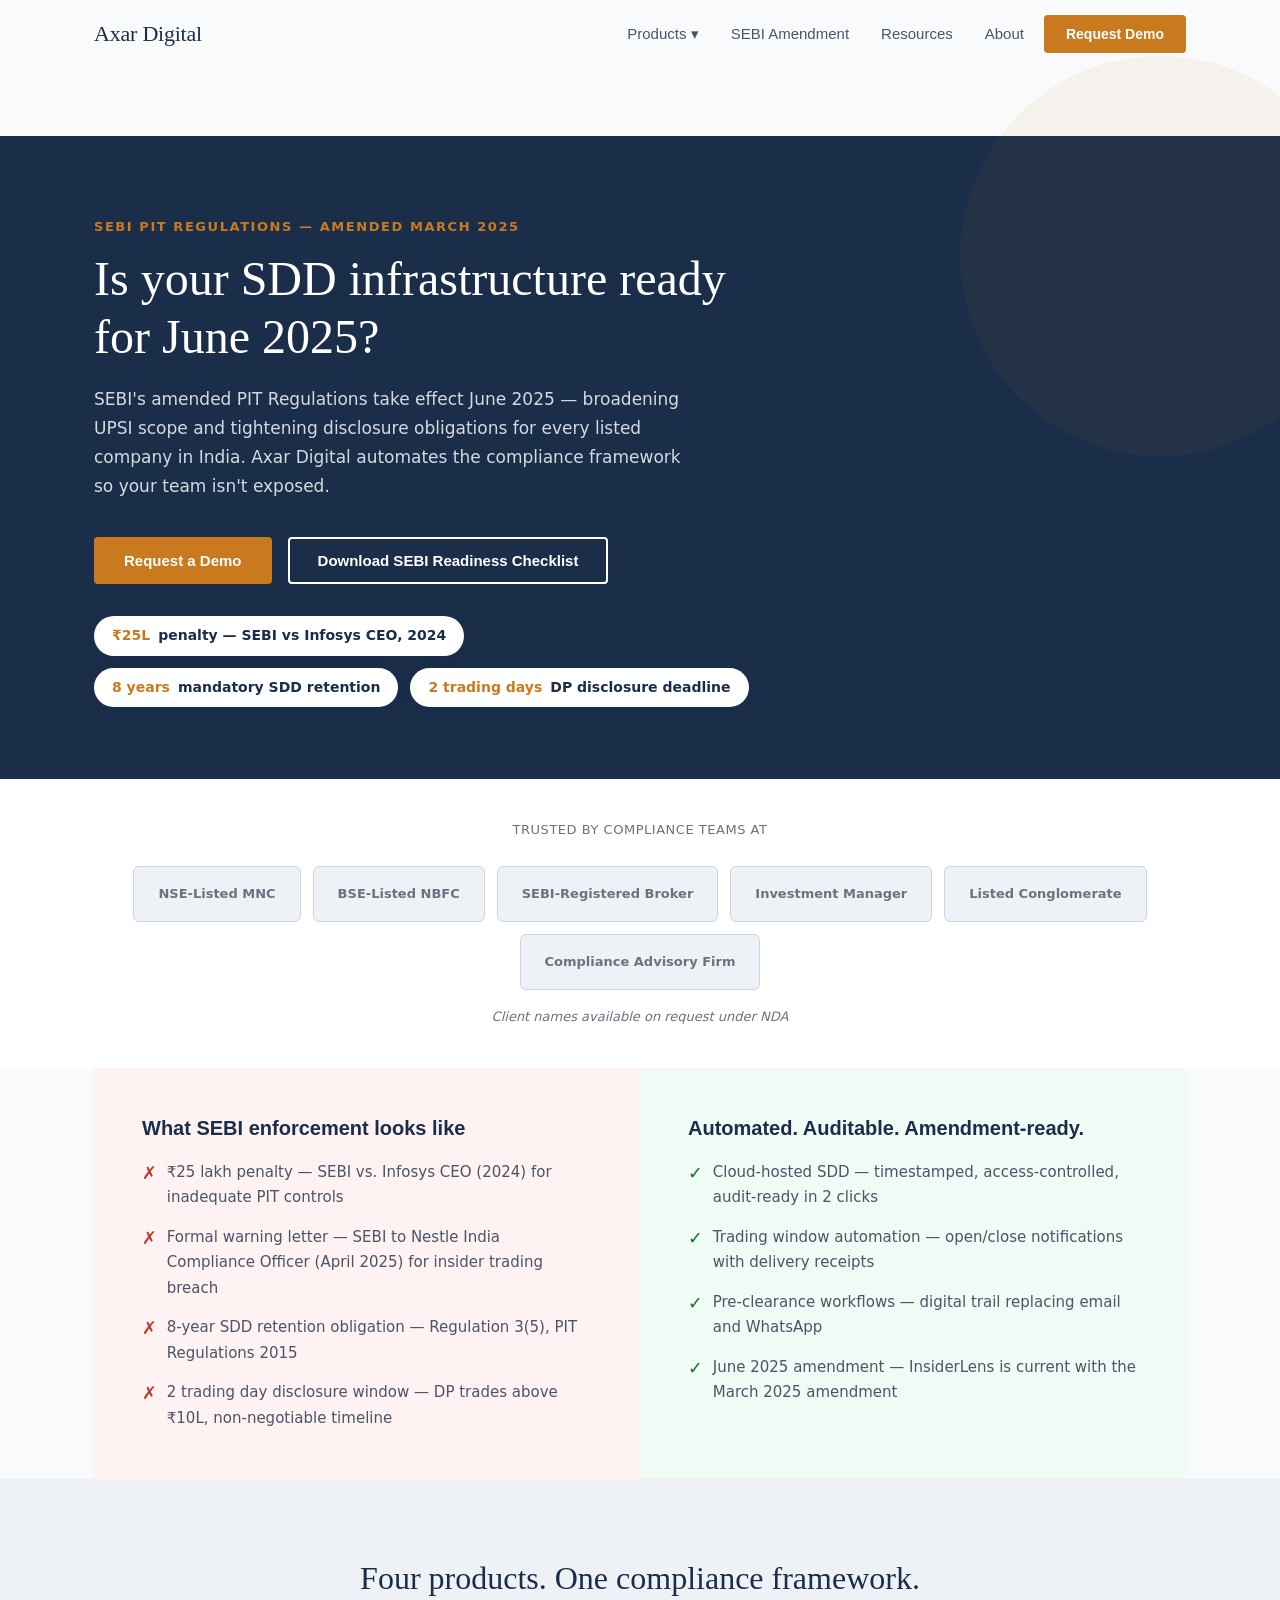
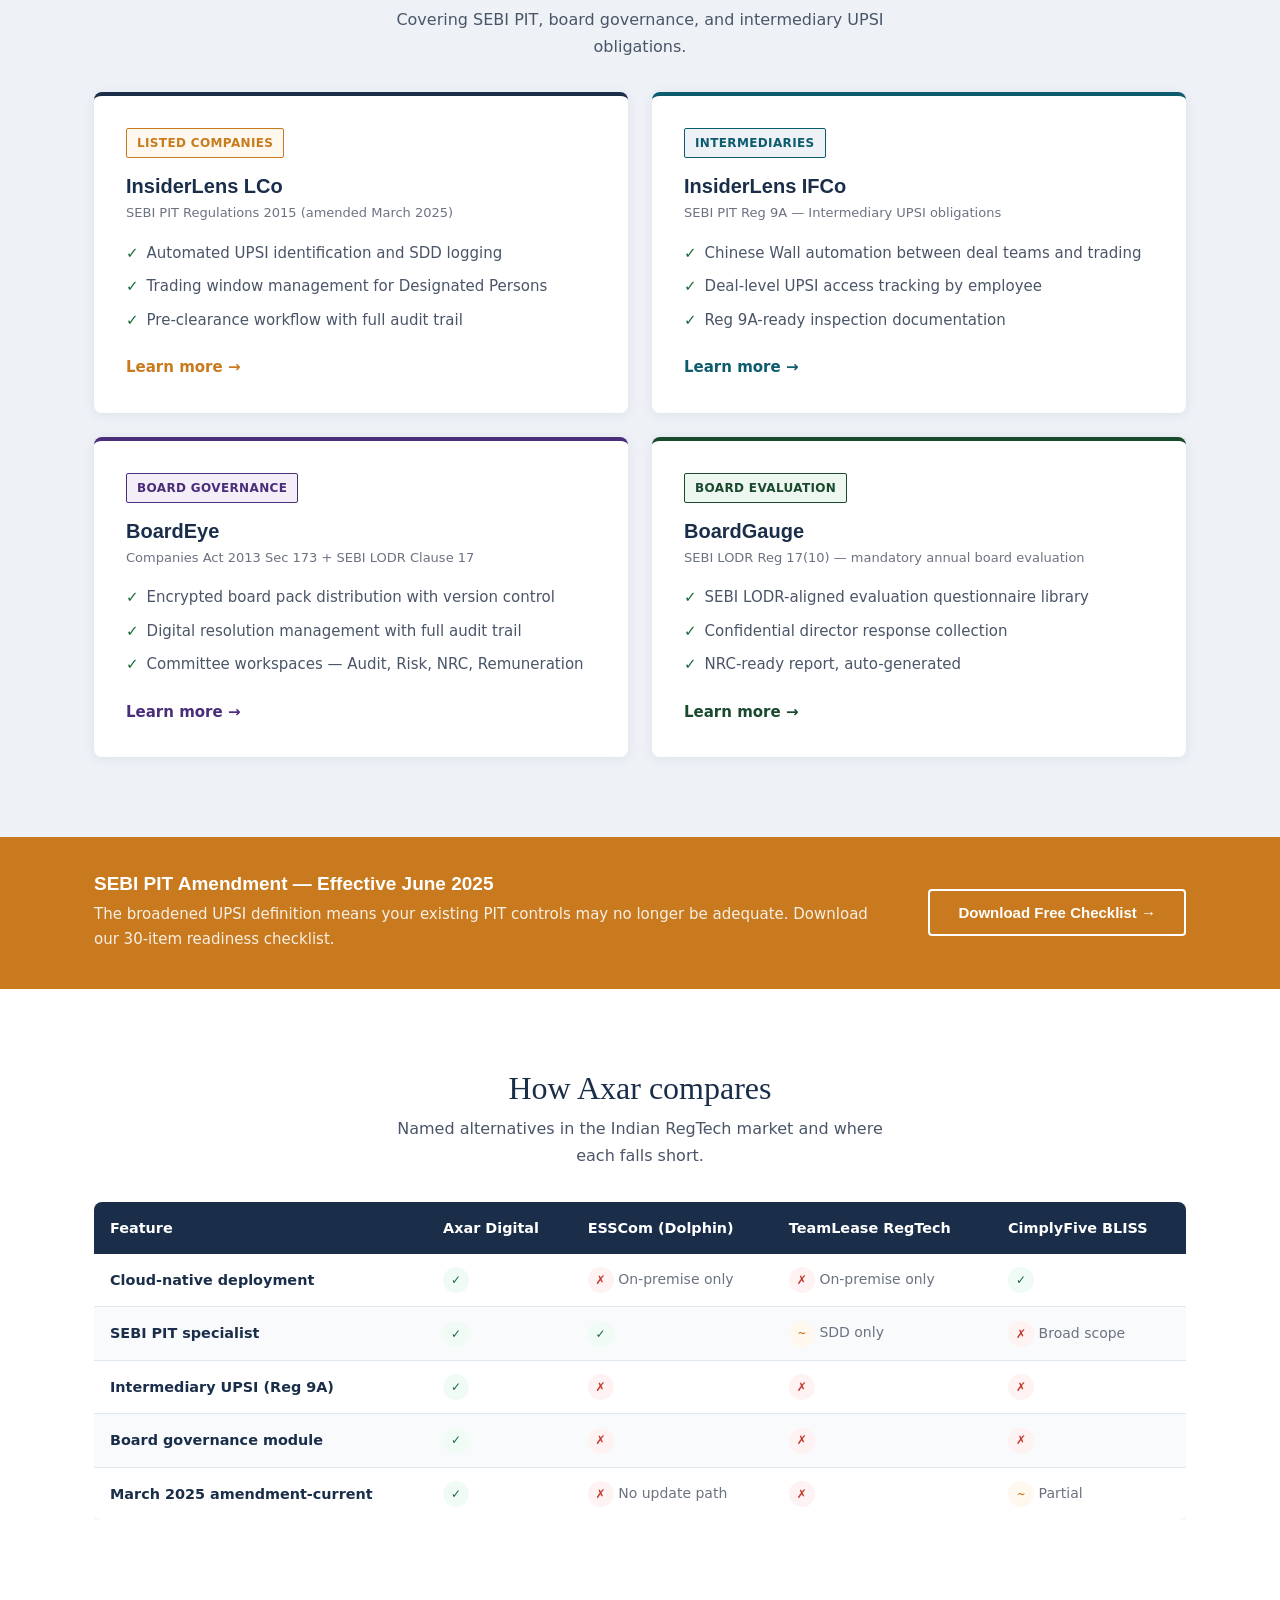
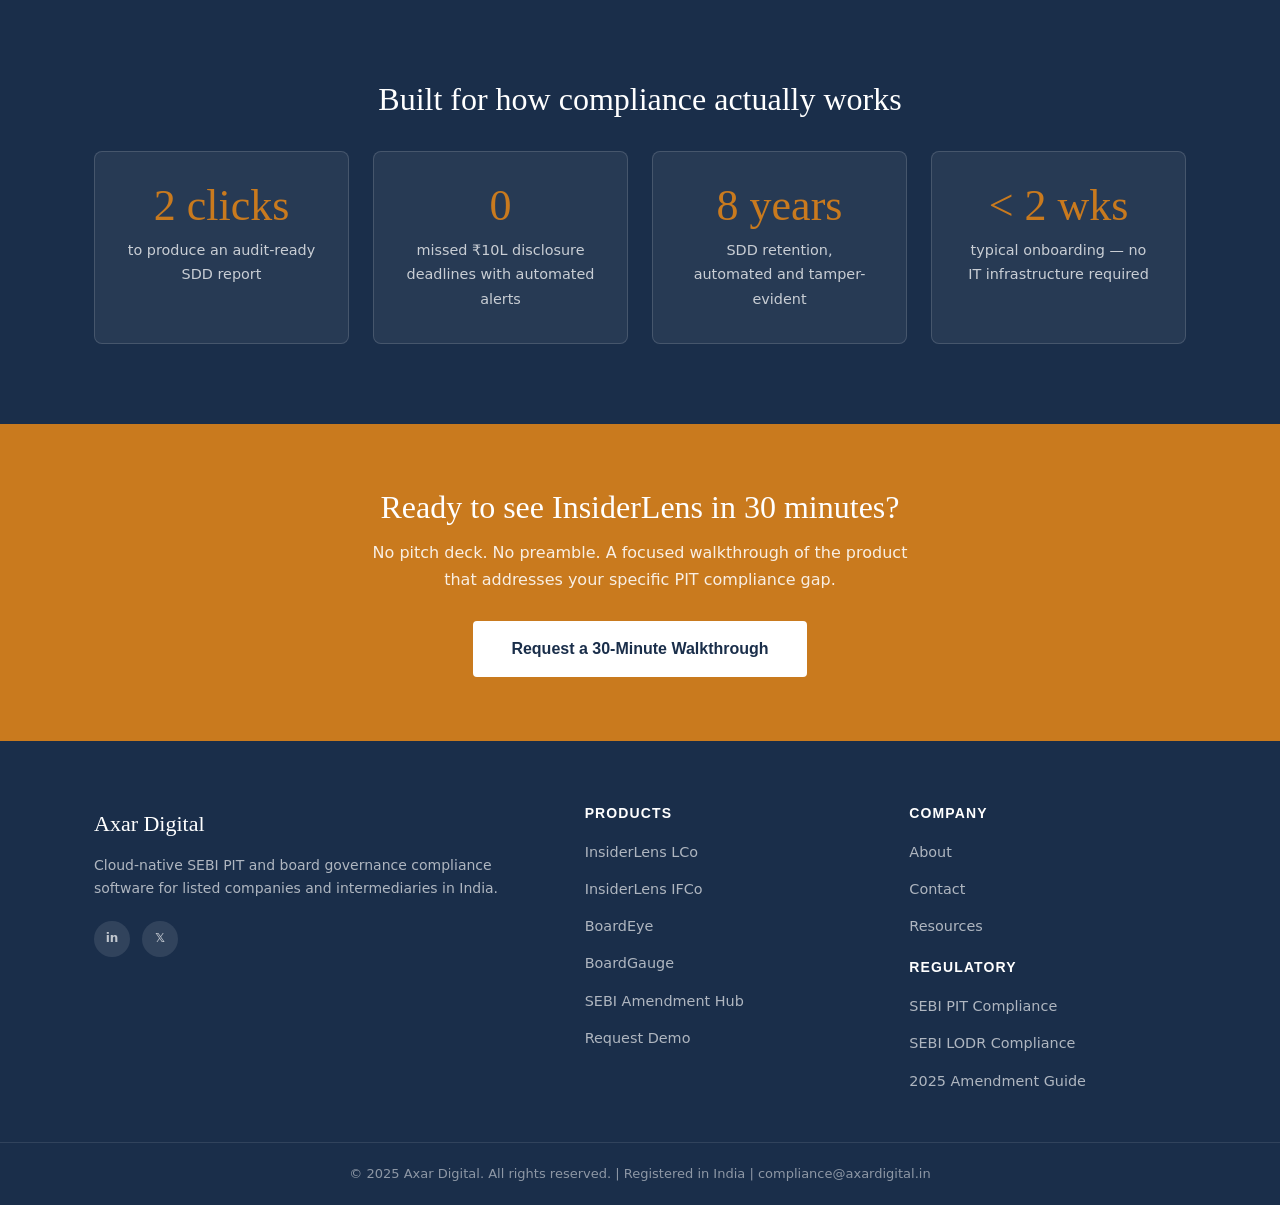
<file: index.html>
<!DOCTYPE html>
<html lang="en">
<head>
  <meta charset="UTF-8" />
  <meta name="viewport" content="width=device-width, initial-scale=1.0" />
  <title>Axar Digital — SEBI PIT Compliance Software for Listed Companies</title>
  <meta name="description" content="Cloud-native SEBI PIT compliance software. InsiderLens automates UPSI tracking, SDD records, and DP monitoring. Amendment-ready for June 2025." />
  <link rel="stylesheet" href="css/style.css" />
  <link rel="icon" type="image/x-icon" href="favicon.ico" />
  </head>
<body>

<!-- ── NAVIGATION ─────────────────────────────────────────── -->
<nav id="nav">
  <div class="container nav-inner">
    <a href="index.html" class="nav-logo">Axar Digital</a>
    <button class="hamburger" id="hamburger" aria-label="Toggle menu" aria-expanded="false">
      <span></span><span></span><span></span>
    </button>
    <div class="nav-links" id="nav-links">
      <div class="nav-item dropdown">
        <button class="nav-link dropdown-trigger" aria-expanded="false" aria-haspopup="true">Products ▾</button>
        <div class="dropdown-menu">
          <a href="products/insiderlens-lco.html" class="dropdown-item">InsiderLens LCo</a>
          <a href="products/insiderlens-ifco.html" class="dropdown-item">InsiderLens IFCo</a>
          <a href="products/boardeye.html" class="dropdown-item">BoardEye</a>
          <a href="products/boardgauge.html" class="dropdown-item">BoardGauge</a>
        </div>
      </div>
      <a href="sebi-pit-amendment-2025.html" class="nav-link">SEBI Amendment</a>
      <a href="#resources" class="nav-link">Resources</a>
      <a href="#about" class="nav-link">About</a>
      <a href="demo.html" class="btn btn-primary btn-sm">Request Demo</a>
    </div>
  </div>
</nav>
<div class="nav-spacer"></div>

<!-- ── HERO ───────────────────────────────────────────────── -->
<section class="hero">
  <div class="container">
    <div class="hero-inner">
      <span class="label">SEBI PIT Regulations — Amended March 2025</span>
      <h1>Is your SDD infrastructure ready for June 2025?</h1>
      <p>SEBI's amended PIT Regulations take effect June 2025 — broadening UPSI scope and tightening disclosure obligations for every listed company in India. Axar Digital automates the compliance framework so your team isn't exposed.</p>
      <div class="hero-btns">
        <a href="demo.html" class="btn btn-primary">Request a Demo</a>
        <a href="sebi-pit-amendment-2025.html" class="btn btn-outline-white">Download SEBI Readiness Checklist</a>
      </div>
      <div class="hero-stats">
        <div class="stat-pill"><span>₹25L</span> penalty — SEBI vs Infosys CEO, 2024</div>
        <div class="stat-pill"><span>8 years</span> mandatory SDD retention</div>
        <div class="stat-pill"><span>2 trading days</span> DP disclosure deadline</div>
      </div>
    </div>
  </div>
</section>

<!-- ── TRUST RAIL ─────────────────────────────────────────── -->
<section class="trust-rail">
  <div class="container">
    <p class="trust-label">Trusted by compliance teams at</p>
    <div class="trust-logos">
      <div class="logo-placeholder">NSE-Listed MNC</div>
      <div class="logo-placeholder">BSE-Listed NBFC</div>
      <div class="logo-placeholder">SEBI-Registered Broker</div>
      <div class="logo-placeholder">Investment Manager</div>
      <div class="logo-placeholder">Listed Conglomerate</div>
      <div class="logo-placeholder">Compliance Advisory Firm</div>
    </div>
    <p class="trust-note">Client names available on request under NDA</p>
  </div>
</section>

<!-- ── PROBLEM STATEMENT ──────────────────────────────────── -->
<section style="padding:0;">
  <div class="container" style="padding-top:0;padding-bottom:0;">
    <div class="grid-2" style="gap:0;">
      <div class="problem-col problem-col--bad">
        <h3>What SEBI enforcement looks like</h3>
        <div class="problem-item">
          <span class="problem-bullet-bad">✗</span>
          <span>₹25 lakh penalty — SEBI vs. Infosys CEO (2024) for inadequate PIT controls</span>
        </div>
        <div class="problem-item">
          <span class="problem-bullet-bad">✗</span>
          <span>Formal warning letter — SEBI to Nestle India Compliance Officer (April 2025) for insider trading breach</span>
        </div>
        <div class="problem-item">
          <span class="problem-bullet-bad">✗</span>
          <span>8-year SDD retention obligation — Regulation 3(5), PIT Regulations 2015</span>
        </div>
        <div class="problem-item">
          <span class="problem-bullet-bad">✗</span>
          <span>2 trading day disclosure window — DP trades above ₹10L, non-negotiable timeline</span>
        </div>
      </div>
      <div class="problem-col problem-col--good">
        <h3>Automated. Auditable. Amendment-ready.</h3>
        <div class="problem-item">
          <span class="problem-bullet-good">✓</span>
          <span>Cloud-hosted SDD — timestamped, access-controlled, audit-ready in 2 clicks</span>
        </div>
        <div class="problem-item">
          <span class="problem-bullet-good">✓</span>
          <span>Trading window automation — open/close notifications with delivery receipts</span>
        </div>
        <div class="problem-item">
          <span class="problem-bullet-good">✓</span>
          <span>Pre-clearance workflows — digital trail replacing email and WhatsApp</span>
        </div>
        <div class="problem-item">
          <span class="problem-bullet-good">✓</span>
          <span>June 2025 amendment — InsiderLens is current with the March 2025 amendment</span>
        </div>
      </div>
    </div>
  </div>
</section>

<!-- ── PRODUCT CARDS ──────────────────────────────────────── -->
<section class="section section--light">
  <div class="container">
    <div class="text-center mb-32">
      <h2>Four products. One compliance framework.</h2>
      <p class="mt-8" style="max-width:540px;margin-left:auto;margin-right:auto;">Covering SEBI PIT, board governance, and intermediary UPSI obligations.</p>
    </div>
    <div class="grid-2">

      <!-- InsiderLens LCo -->
      <div class="card card--accent-navy">
        <div class="flex-row mb-16">
          <span class="tag tag-amber">Listed Companies</span>
        </div>
        <h3>InsiderLens LCo</h3>
        <p style="font-size:0.8125rem;color:var(--grey);margin:4px 0 16px;">SEBI PIT Regulations 2015 (amended March 2025)</p>
        <ul style="display:flex;flex-direction:column;gap:8px;margin-bottom:20px;">
          <li style="display:flex;align-items:flex-start;gap:8px;font-size:0.9375rem;"><span style="color:var(--green);font-weight:700;flex-shrink:0;">✓</span>Automated UPSI identification and SDD logging</li>
          <li style="display:flex;align-items:flex-start;gap:8px;font-size:0.9375rem;"><span style="color:var(--green);font-weight:700;flex-shrink:0;">✓</span>Trading window management for Designated Persons</li>
          <li style="display:flex;align-items:flex-start;gap:8px;font-size:0.9375rem;"><span style="color:var(--green);font-weight:700;flex-shrink:0;">✓</span>Pre-clearance workflow with full audit trail</li>
        </ul>
        <a href="products/insiderlens-lco.html" style="color:var(--amber);font-weight:600;font-size:0.9375rem;">Learn more →</a>
      </div>

      <!-- InsiderLens IFCo -->
      <div class="card card--accent-teal">
        <div class="flex-row mb-16">
          <span class="tag tag-navy" style="border-color:var(--teal);color:var(--teal);">Intermediaries</span>
        </div>
        <h3>InsiderLens IFCo</h3>
        <p style="font-size:0.8125rem;color:var(--grey);margin:4px 0 16px;">SEBI PIT Reg 9A — Intermediary UPSI obligations</p>
        <ul style="display:flex;flex-direction:column;gap:8px;margin-bottom:20px;">
          <li style="display:flex;align-items:flex-start;gap:8px;font-size:0.9375rem;"><span style="color:var(--green);font-weight:700;flex-shrink:0;">✓</span>Chinese Wall automation between deal teams and trading</li>
          <li style="display:flex;align-items:flex-start;gap:8px;font-size:0.9375rem;"><span style="color:var(--green);font-weight:700;flex-shrink:0;">✓</span>Deal-level UPSI access tracking by employee</li>
          <li style="display:flex;align-items:flex-start;gap:8px;font-size:0.9375rem;"><span style="color:var(--green);font-weight:700;flex-shrink:0;">✓</span>Reg 9A-ready inspection documentation</li>
        </ul>
        <a href="products/insiderlens-ifco.html" style="color:var(--teal);font-weight:600;font-size:0.9375rem;">Learn more →</a>
      </div>

      <!-- BoardEye -->
      <div class="card card--accent-purple">
        <div class="flex-row mb-16">
          <span class="tag" style="background:#F3EEF8;color:var(--purple);border:1px solid var(--purple);">Board Governance</span>
        </div>
        <h3>BoardEye</h3>
        <p style="font-size:0.8125rem;color:var(--grey);margin:4px 0 16px;">Companies Act 2013 Sec 173 + SEBI LODR Clause 17</p>
        <ul style="display:flex;flex-direction:column;gap:8px;margin-bottom:20px;">
          <li style="display:flex;align-items:flex-start;gap:8px;font-size:0.9375rem;"><span style="color:var(--green);font-weight:700;flex-shrink:0;">✓</span>Encrypted board pack distribution with version control</li>
          <li style="display:flex;align-items:flex-start;gap:8px;font-size:0.9375rem;"><span style="color:var(--green);font-weight:700;flex-shrink:0;">✓</span>Digital resolution management with full audit trail</li>
          <li style="display:flex;align-items:flex-start;gap:8px;font-size:0.9375rem;"><span style="color:var(--green);font-weight:700;flex-shrink:0;">✓</span>Committee workspaces — Audit, Risk, NRC, Remuneration</li>
        </ul>
        <a href="products/boardeye.html" style="color:var(--purple);font-weight:600;font-size:0.9375rem;">Learn more →</a>
      </div>

      <!-- BoardGauge -->
      <div class="card card--accent-forest">
        <div class="flex-row mb-16">
          <span class="tag" style="background:#EEF6F0;color:var(--forest);border:1px solid var(--forest);">Board Evaluation</span>
        </div>
        <h3>BoardGauge</h3>
        <p style="font-size:0.8125rem;color:var(--grey);margin:4px 0 16px;">SEBI LODR Reg 17(10) — mandatory annual board evaluation</p>
        <ul style="display:flex;flex-direction:column;gap:8px;margin-bottom:20px;">
          <li style="display:flex;align-items:flex-start;gap:8px;font-size:0.9375rem;"><span style="color:var(--green);font-weight:700;flex-shrink:0;">✓</span>SEBI LODR-aligned evaluation questionnaire library</li>
          <li style="display:flex;align-items:flex-start;gap:8px;font-size:0.9375rem;"><span style="color:var(--green);font-weight:700;flex-shrink:0;">✓</span>Confidential director response collection</li>
          <li style="display:flex;align-items:flex-start;gap:8px;font-size:0.9375rem;"><span style="color:var(--green);font-weight:700;flex-shrink:0;">✓</span>NRC-ready report, auto-generated</li>
        </ul>
        <a href="products/boardgauge.html" style="color:var(--forest);font-weight:600;font-size:0.9375rem;">Learn more →</a>
      </div>

    </div>
  </div>
</section>

<!-- ── SEBI AMENDMENT BANNER ──────────────────────────────── -->
<section class="amendment-banner">
  <div class="container">
    <div class="banner-inner">
      <div class="banner-text">
        <h3>SEBI PIT Amendment — Effective June 2025</h3>
        <p>The broadened UPSI definition means your existing PIT controls may no longer be adequate. Download our 30-item readiness checklist.</p>
      </div>
      <a href="sebi-pit-amendment-2025.html" class="btn btn-outline-white" style="flex-shrink:0;">Download Free Checklist →</a>
    </div>
  </div>
</section>

<!-- ── COMPETITOR COMPARISON ──────────────────────────────── -->
<section class="section section--white">
  <div class="container">
    <div class="text-center mb-32">
      <h2>How Axar compares</h2>
      <p class="mt-8" style="max-width:520px;margin-left:auto;margin-right:auto;">Named alternatives in the Indian RegTech market and where each falls short.</p>
    </div>
    <div style="overflow-x:auto;">
      <table class="comparison-table">
        <thead>
          <tr>
            <th>Feature</th>
            <th>Axar Digital</th>
            <th class="mobile-hidden">ESSCom (Dolphin)</th>
            <th class="mobile-hidden">TeamLease RegTech</th>
            <th class="mobile-hidden">CimplyFive BLISS</th>
          </tr>
        </thead>
        <tbody>
          <tr>
            <td>Cloud-native deployment</td>
            <td><span class="check-badge badge-yes">✓</span></td>
            <td class="mobile-hidden"><span class="check-badge badge-no">✗</span> <small style="color:var(--grey);">On-premise only</small></td>
            <td class="mobile-hidden"><span class="check-badge badge-no">✗</span> <small style="color:var(--grey);">On-premise only</small></td>
            <td class="mobile-hidden"><span class="check-badge badge-yes">✓</span></td>
          </tr>
          <tr>
            <td>SEBI PIT specialist</td>
            <td><span class="check-badge badge-yes">✓</span></td>
            <td class="mobile-hidden"><span class="check-badge badge-yes">✓</span></td>
            <td class="mobile-hidden"><span class="check-badge badge-part" title="SDD only">~</span> <small style="color:var(--grey);">SDD only</small></td>
            <td class="mobile-hidden"><span class="check-badge badge-no">✗</span> <small style="color:var(--grey);">Broad scope</small></td>
          </tr>
          <tr>
            <td>Intermediary UPSI (Reg 9A)</td>
            <td><span class="check-badge badge-yes">✓</span></td>
            <td class="mobile-hidden"><span class="check-badge badge-no">✗</span></td>
            <td class="mobile-hidden"><span class="check-badge badge-no">✗</span></td>
            <td class="mobile-hidden"><span class="check-badge badge-no">✗</span></td>
          </tr>
          <tr>
            <td>Board governance module</td>
            <td><span class="check-badge badge-yes">✓</span></td>
            <td class="mobile-hidden"><span class="check-badge badge-no">✗</span></td>
            <td class="mobile-hidden"><span class="check-badge badge-no">✗</span></td>
            <td class="mobile-hidden"><span class="check-badge badge-no">✗</span></td>
          </tr>
          <tr>
            <td>March 2025 amendment-current</td>
            <td><span class="check-badge badge-yes">✓</span></td>
            <td class="mobile-hidden"><span class="check-badge badge-no">✗</span> <small style="color:var(--grey);">No update path</small></td>
            <td class="mobile-hidden"><span class="check-badge badge-no">✗</span></td>
            <td class="mobile-hidden"><span class="check-badge badge-part" title="Partial">~</span> <small style="color:var(--grey);">Partial</small></td>
          </tr>
        </tbody>
      </table>
    </div>
    <p class="comparison-table-note">Full competitor comparison available on desktop.</p>
  </div>
</section>

<!-- ── OUTCOMES / STATS ────────────────────────────────────── -->
<section class="section section--navy">
  <div class="container">
    <h2 class="text-center text-white mb-32">Built for how compliance actually works</h2>
    <div class="grid-4">
      <div class="card--navy-dark">
        <div style="font-family:'DM Serif Display',serif;font-size:2.75rem;color:var(--amber);line-height:1;margin-bottom:10px;">2 clicks</div>
        <p style="color:rgba(255,255,255,0.75);font-size:0.9rem;margin:0;">to produce an audit-ready SDD report</p>
      </div>
      <div class="card--navy-dark">
        <div style="font-family:'DM Serif Display',serif;font-size:2.75rem;color:var(--amber);line-height:1;margin-bottom:10px;">0</div>
        <p style="color:rgba(255,255,255,0.75);font-size:0.9rem;margin:0;">missed ₹10L disclosure deadlines with automated alerts</p>
      </div>
      <div class="card--navy-dark">
        <div style="font-family:'DM Serif Display',serif;font-size:2.75rem;color:var(--amber);line-height:1;margin-bottom:10px;">8 years</div>
        <p style="color:rgba(255,255,255,0.75);font-size:0.9rem;margin:0;">SDD retention, automated and tamper-evident</p>
      </div>
      <div class="card--navy-dark">
        <div style="font-family:'DM Serif Display',serif;font-size:2.75rem;color:var(--amber);line-height:1;margin-bottom:10px;">&lt; 2 wks</div>
        <p style="color:rgba(255,255,255,0.75);font-size:0.9rem;margin:0;">typical onboarding — no IT infrastructure required</p>
      </div>
    </div>
  </div>
</section>

<!-- ── FOOTER CTA ──────────────────────────────────────────── -->
<section class="footer-cta">
  <div class="container">
    <h2>Ready to see InsiderLens in 30 minutes?</h2>
    <p>No pitch deck. No preamble. A focused walkthrough of the product that addresses your specific PIT compliance gap.</p>
    <a href="demo.html" class="btn btn-white btn-lg">Request a 30-Minute Walkthrough</a>
  </div>
</section>

<!-- ── FOOTER ──────────────────────────────────────────────── -->
<footer class="footer" id="about">
  <div class="container footer-grid">
    <div class="footer-col">
      <div class="footer-logo">Axar Digital</div>
      <p class="footer-tagline">Cloud-native SEBI PIT and board governance compliance software for listed companies and intermediaries in India.</p>
      <div class="footer-social">
        <a href="#" aria-label="LinkedIn">in</a>
        <a href="#" aria-label="Twitter">𝕏</a>
      </div>
    </div>
    <div class="footer-col">
      <h4>Products</h4>
      <ul>
        <li><a href="products/insiderlens-lco.html">InsiderLens LCo</a></li>
        <li><a href="products/insiderlens-ifco.html">InsiderLens IFCo</a></li>
        <li><a href="products/boardeye.html">BoardEye</a></li>
        <li><a href="products/boardgauge.html">BoardGauge</a></li>
        <li><a href="sebi-pit-amendment-2025.html">SEBI Amendment Hub</a></li>
        <li><a href="demo.html">Request Demo</a></li>
      </ul>
    </div>
    <div class="footer-col" id="resources">
      <h4>Company</h4>
      <ul>
        <li><a href="#">About</a></li>
        <li><a href="#">Contact</a></li>
        <li><a href="#">Resources</a></li>
      </ul>
      <h4 style="margin-top:20px;">Regulatory</h4>
      <ul>
        <li><a href="products/insiderlens-lco.html">SEBI PIT Compliance</a></li>
        <li><a href="products/boardeye.html">SEBI LODR Compliance</a></li>
        <li><a href="sebi-pit-amendment-2025.html">2025 Amendment Guide</a></li>
      </ul>
    </div>
  </div>
  <div class="footer-bottom">
    <div class="container">© 2025 Axar Digital. All rights reserved. | Registered in India | compliance@axardigital.in</div>
  </div>
</footer>

<script src="js/main.js"></script>
</body>
</html>
</file>
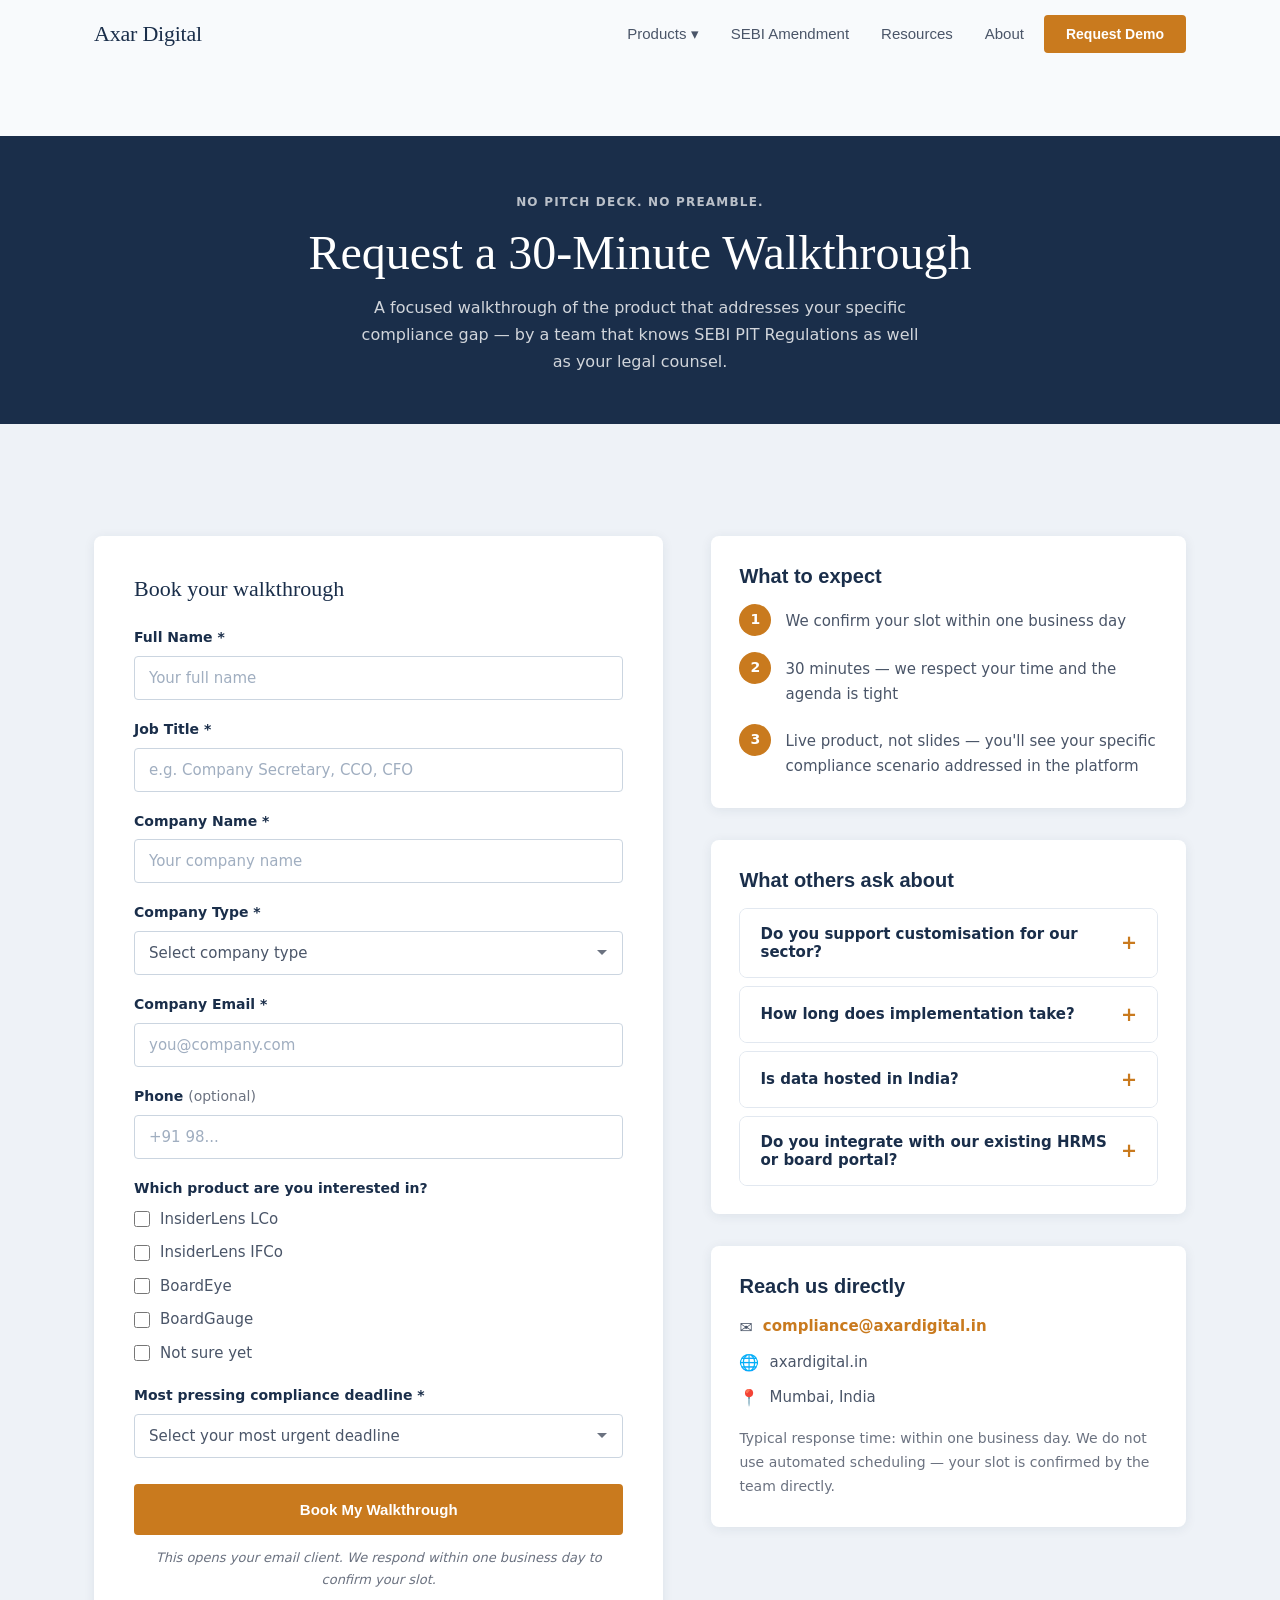
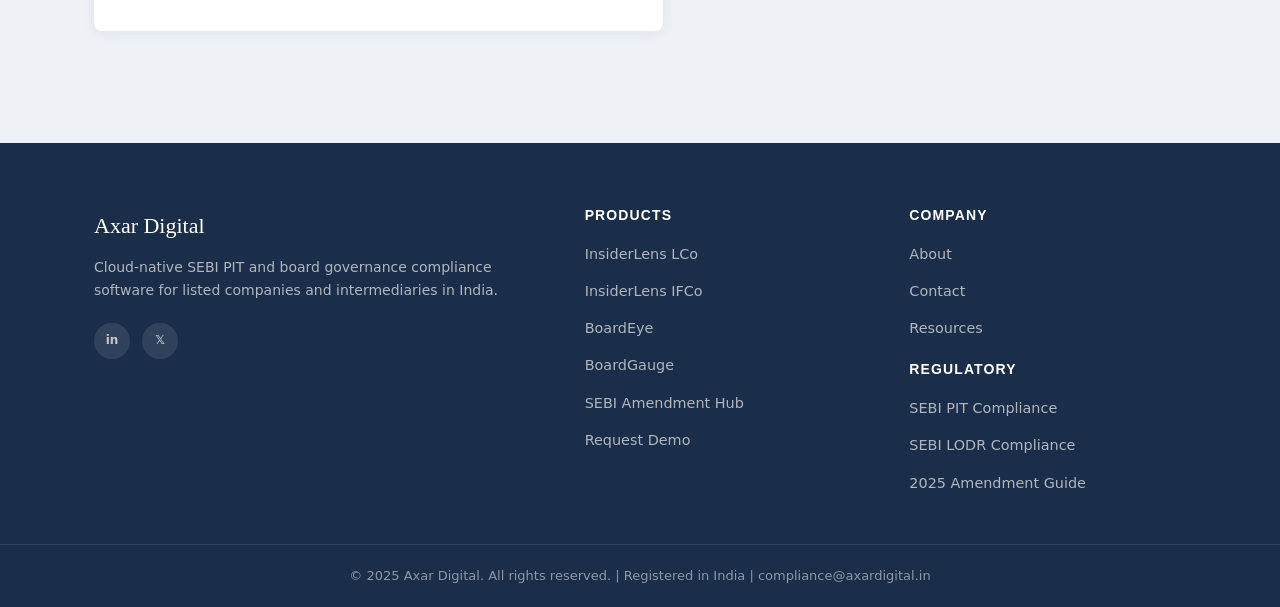
<file: demo.html>
<!DOCTYPE html>
<html lang="en">
<head>
  <meta charset="UTF-8" />
  <meta name="viewport" content="width=device-width, initial-scale=1.0" />
  <title>Request a Demo | Axar Digital — SEBI PIT Compliance Software</title>
  <meta name="description" content="Book a 30-minute product walkthrough with Axar Digital. No slides. Live demo of InsiderLens, BoardEye, or BoardGauge — tailored to your SEBI compliance gap." />
  <link rel="stylesheet" href="css/style.css" />
  <link rel="icon" type="image/x-icon" href="favicon.ico" />
</head>
<body>

<!-- NAV (simplified — logo + CTA only on demo page) -->
<nav id="nav">
  <div class="container nav-inner">
    <a href="index.html" class="nav-logo">Axar Digital</a>
    <button class="hamburger" id="hamburger" aria-label="Toggle menu" aria-expanded="false">
      <span></span><span></span><span></span>
    </button>
    <div class="nav-links" id="nav-links">
      <div class="nav-item dropdown">
        <button class="nav-link dropdown-trigger" aria-expanded="false">Products ▾</button>
        <div class="dropdown-menu">
          <a href="products/insiderlens-lco.html" class="dropdown-item">InsiderLens LCo</a>
          <a href="products/insiderlens-ifco.html" class="dropdown-item">InsiderLens IFCo</a>
          <a href="products/boardeye.html" class="dropdown-item">BoardEye</a>
          <a href="products/boardgauge.html" class="dropdown-item">BoardGauge</a>
        </div>
      </div>
      <a href="sebi-pit-amendment-2025.html" class="nav-link">SEBI Amendment</a>
      <a href="index.html#resources" class="nav-link">Resources</a>
      <a href="index.html#about" class="nav-link">About</a>
      <a href="demo.html" class="btn btn-primary btn-sm">Request Demo</a>
    </div>
  </div>
</nav>
<div class="nav-spacer"></div>

<!-- HERO -->
<section class="demo-hero">
  <div class="container">
    <span class="label label--white" style="font-size:0.75rem;letter-spacing:0.1em;">No Pitch Deck. No Preamble.</span>
    <h1>Request a 30-Minute Walkthrough</h1>
    <p>A focused walkthrough of the product that addresses your specific compliance gap — by a team that knows SEBI PIT Regulations as well as your legal counsel.</p>
  </div>
</section>

<!-- DEMO LAYOUT -->
<section style="background:var(--light);padding:56px 0;">
  <div class="container">
    <div class="demo-layout">

      <!-- FORM -->
      <div class="demo-form-card">
        <h2>Book your walkthrough</h2>
        <form action="mailto:compliance@axardigital.in" method="get" enctype="text/plain">
          <input type="hidden" name="subject" value="Demo Request — Axar Digital Website" />

          <div class="form-group">
            <label class="form-label" for="d-name">Full Name *</label>
            <input class="form-control" type="text" id="d-name" name="Full_Name" required placeholder="Your full name" />
          </div>

          <div class="form-group">
            <label class="form-label" for="d-title">Job Title *</label>
            <input class="form-control" type="text" id="d-title" name="Job_Title" required placeholder="e.g. Company Secretary, CCO, CFO" />
          </div>

          <div class="form-group">
            <label class="form-label" for="d-company">Company Name *</label>
            <input class="form-control" type="text" id="d-company" name="Company_Name" required placeholder="Your company name" />
          </div>

          <div class="form-group">
            <label class="form-label" for="d-type">Company Type *</label>
            <select class="form-control" id="d-type" name="Company_Type" required>
              <option value="" disabled selected>Select company type</option>
              <option>NSE-Listed Company</option>
              <option>BSE-Listed Company</option>
              <option>SEBI-Registered Broker</option>
              <option>Investment Manager</option>
              <option>Research Analyst</option>
              <option>Investment Bank</option>
              <option>Other</option>
            </select>
          </div>

          <div class="form-group">
            <label class="form-label" for="d-email">Company Email *</label>
            <input class="form-control" type="email" id="d-email" name="Email" required placeholder="you@company.com" />
          </div>

          <div class="form-group">
            <label class="form-label" for="d-phone">Phone <span style="font-weight:400;color:var(--grey);">(optional)</span></label>
            <input class="form-control" type="tel" id="d-phone" name="Phone" placeholder="+91 98..." />
          </div>

          <div class="form-group">
            <label class="form-label">Which product are you interested in?</label>
            <div class="checkbox-group">
              <label class="checkbox-item"><input type="checkbox" name="Product" value="InsiderLens LCo" /> InsiderLens LCo</label>
              <label class="checkbox-item"><input type="checkbox" name="Product" value="InsiderLens IFCo" /> InsiderLens IFCo</label>
              <label class="checkbox-item"><input type="checkbox" name="Product" value="BoardEye" /> BoardEye</label>
              <label class="checkbox-item"><input type="checkbox" name="Product" value="BoardGauge" /> BoardGauge</label>
              <label class="checkbox-item"><input type="checkbox" name="Product" value="Not sure yet" /> Not sure yet</label>
            </div>
          </div>

          <div class="form-group">
            <label class="form-label" for="d-deadline">Most pressing compliance deadline *</label>
            <select class="form-control" id="d-deadline" name="Deadline" required>
              <option value="" disabled selected>Select your most urgent deadline</option>
              <option>June 2025 SEBI PIT Amendment</option>
              <option>Upcoming SEBI Inspection</option>
              <option>Annual Board Evaluation</option>
              <option>Board Meeting This Quarter</option>
              <option>General Compliance Review</option>
            </select>
          </div>

          <button type="submit" class="btn btn-primary btn-full" style="margin-top:8px;padding:16px;">Book My Walkthrough</button>
          <p class="form-note" style="text-align:center;margin-top:12px;">This opens your email client. We respond within one business day to confirm your slot.</p>
        </form>
      </div>

      <!-- ASIDE -->
      <div class="demo-aside">

        <!-- What to expect -->
        <div class="demo-aside-card">
          <h3>What to expect</h3>
          <div class="step-list">
            <div class="step-item">
              <div class="step-num">1</div>
              <p class="step-text">We confirm your slot within one business day</p>
            </div>
            <div class="step-item">
              <div class="step-num">2</div>
              <p class="step-text">30 minutes — we respect your time and the agenda is tight</p>
            </div>
            <div class="step-item">
              <div class="step-num">3</div>
              <p class="step-text">Live product, not slides — you'll see your specific compliance scenario addressed in the platform</p>
            </div>
          </div>
        </div>

        <!-- FAQ accordion -->
        <div class="demo-aside-card">
          <h3>What others ask about</h3>
          <div class="faq-list">

            <div class="faq-item">
              <button class="faq-question" aria-expanded="false">
                Do you support customisation for our sector?
                <span class="faq-icon">+</span>
              </button>
              <div class="faq-answer">
                Yes. InsiderLens and BoardEye are configurable to your company's specific Designated Persons structure, board governance requirements, and committee setup. The walkthrough covers your specific configuration needs.
              </div>
            </div>

            <div class="faq-item">
              <button class="faq-question" aria-expanded="false">
                How long does implementation take?
                <span class="faq-icon">+</span>
              </button>
              <div class="faq-answer">
                Typical onboarding is under two weeks. There is no IT infrastructure required — all products are cloud-hosted from day one. Your team is live before the June 2025 amendment effective date.
              </div>
            </div>

            <div class="faq-item">
              <button class="faq-question" aria-expanded="false">
                Is data hosted in India?
                <span class="faq-icon">+</span>
              </button>
              <div class="faq-answer">
                Yes. All data is hosted on Indian data centre infrastructure. Full security documentation — including data residency, access controls, and retention architecture — is shared during onboarding.
              </div>
            </div>

            <div class="faq-item">
              <button class="faq-question" aria-expanded="false">
                Do you integrate with our existing HRMS or board portal?
                <span class="faq-icon">+</span>
              </button>
              <div class="faq-answer">
                Integration APIs are available for HRMS, existing document management systems, and board portals. The scope of integration is discussed during the walkthrough based on your specific stack.
              </div>
            </div>

          </div>
        </div>

        <!-- Contact block -->
        <div class="demo-aside-card">
          <h3>Reach us directly</h3>
          <div class="contact-block">
            <div class="contact-item">
              <span class="contact-icon">✉</span>
              <a href="mailto:compliance@axardigital.in" style="color:var(--amber);font-weight:600;">compliance@axardigital.in</a>
            </div>
            <div class="contact-item">
              <span class="contact-icon">🌐</span>
              <span>axardigital.in</span>
            </div>
            <div class="contact-item">
              <span class="contact-icon">📍</span>
              <span>Mumbai, India</span>
            </div>
          </div>
          <p style="margin-top:16px;font-size:0.875rem;color:var(--grey);">Typical response time: within one business day. We do not use automated scheduling — your slot is confirmed by the team directly.</p>
        </div>

      </div>
    </div>
  </div>
</section>

<!-- FOOTER -->
<footer class="footer" id="about">
  <div class="container footer-grid">
    <div class="footer-col">
      <div class="footer-logo">Axar Digital</div>
      <p class="footer-tagline">Cloud-native SEBI PIT and board governance compliance software for listed companies and intermediaries in India.</p>
      <div class="footer-social">
        <a href="#" aria-label="LinkedIn">in</a>
        <a href="#" aria-label="Twitter">𝕏</a>
      </div>
    </div>
    <div class="footer-col">
      <h4>Products</h4>
      <ul>
        <li><a href="products/insiderlens-lco.html">InsiderLens LCo</a></li>
        <li><a href="products/insiderlens-ifco.html">InsiderLens IFCo</a></li>
        <li><a href="products/boardeye.html">BoardEye</a></li>
        <li><a href="products/boardgauge.html">BoardGauge</a></li>
        <li><a href="sebi-pit-amendment-2025.html">SEBI Amendment Hub</a></li>
        <li><a href="demo.html">Request Demo</a></li>
      </ul>
    </div>
    <div class="footer-col">
      <h4>Company</h4>
      <ul>
        <li><a href="index.html#about">About</a></li>
        <li><a href="demo.html">Contact</a></li>
        <li><a href="index.html#resources">Resources</a></li>
      </ul>
      <h4 style="margin-top:20px;">Regulatory</h4>
      <ul>
        <li><a href="products/insiderlens-lco.html">SEBI PIT Compliance</a></li>
        <li><a href="products/boardeye.html">SEBI LODR Compliance</a></li>
        <li><a href="sebi-pit-amendment-2025.html">2025 Amendment Guide</a></li>
      </ul>
    </div>
  </div>
  <div class="footer-bottom">
    <div class="container">© 2025 Axar Digital. All rights reserved. | Registered in India | compliance@axardigital.in</div>
  </div>
</footer>

<script src="js/main.js"></script>
</body>
</html>
</file>
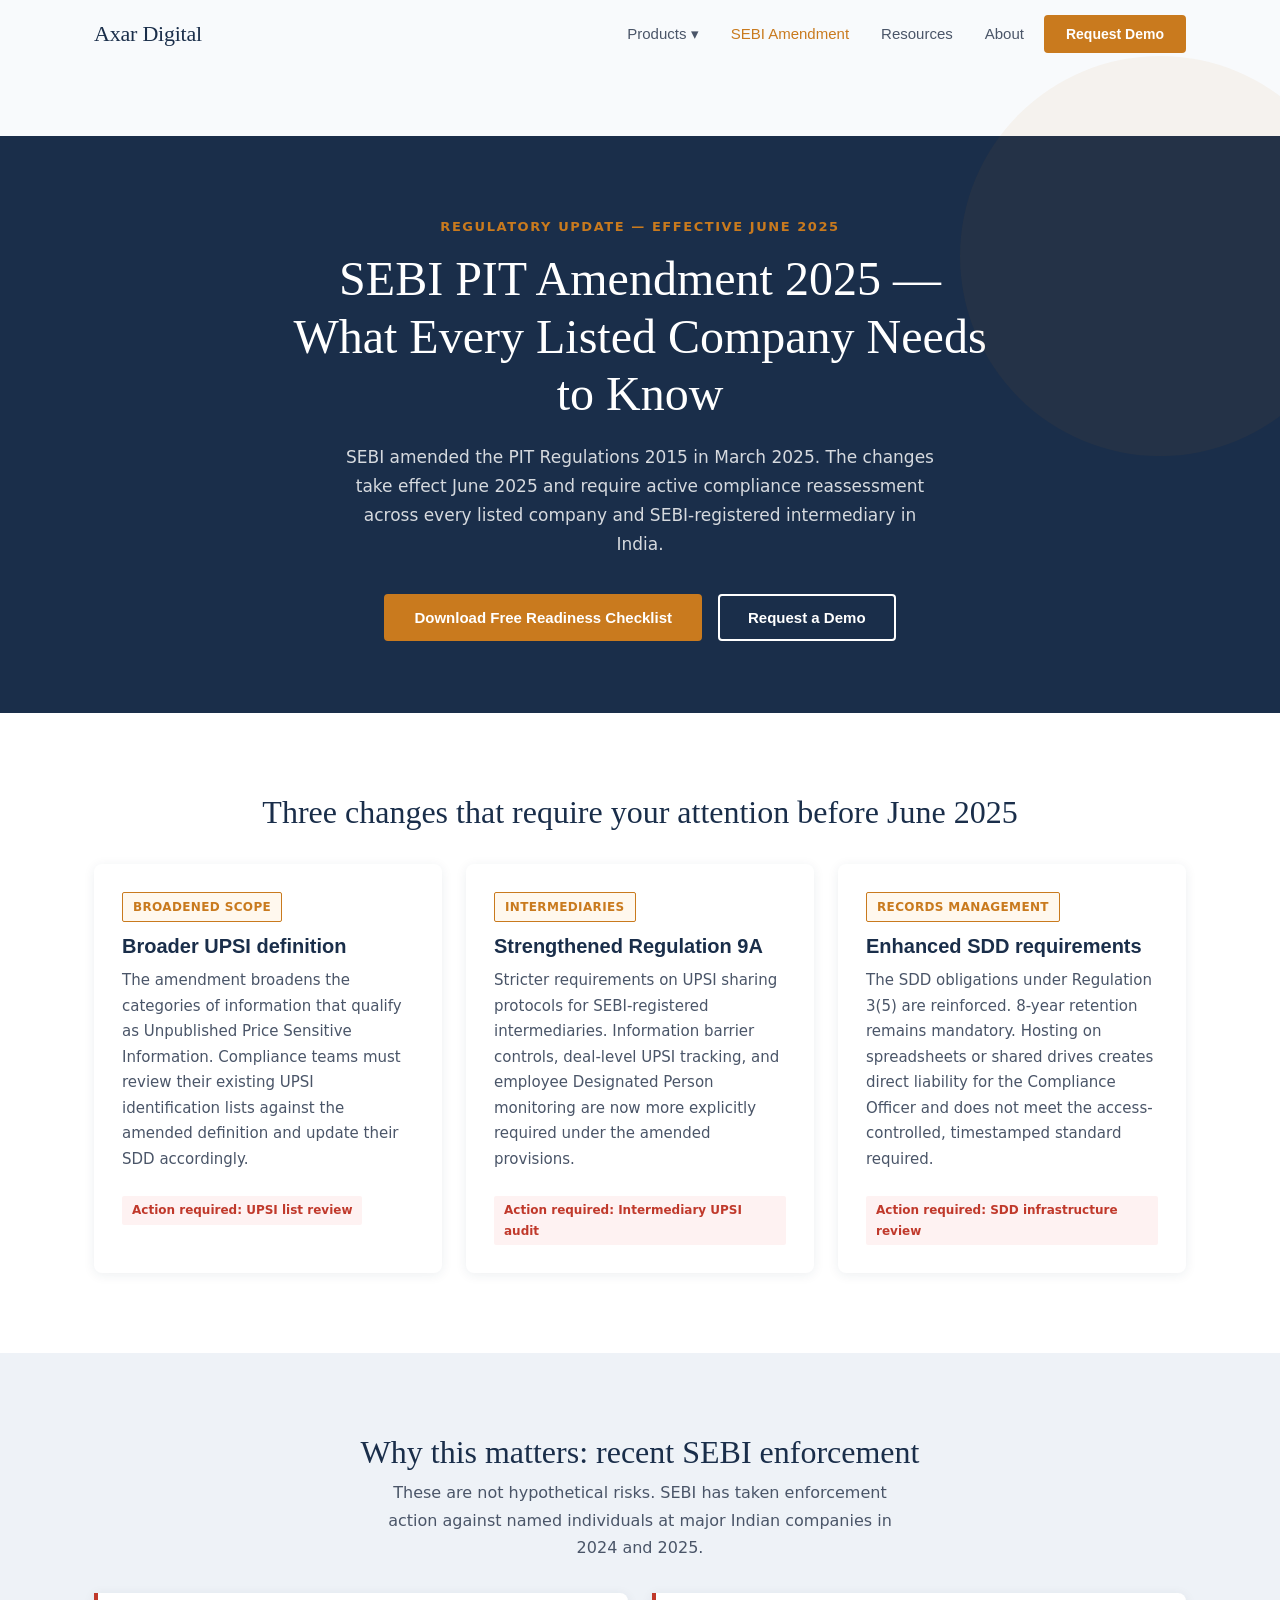
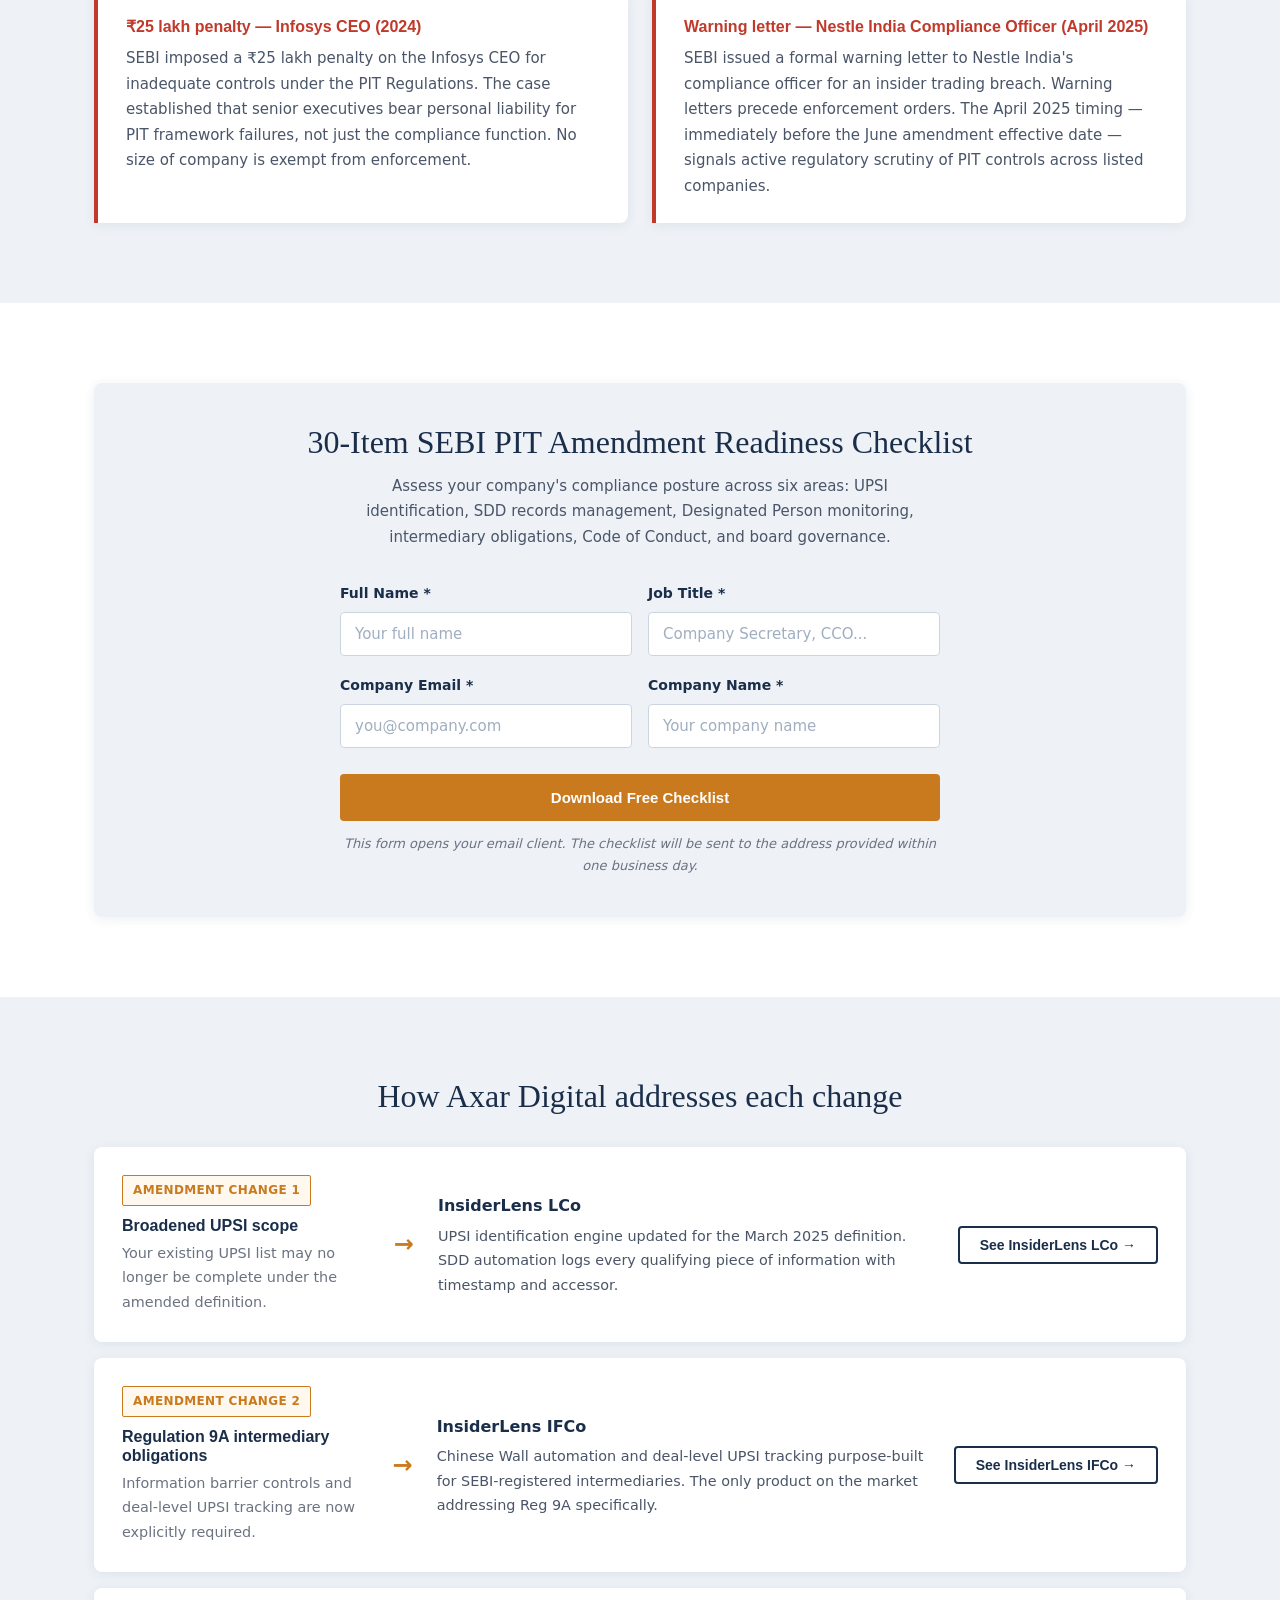
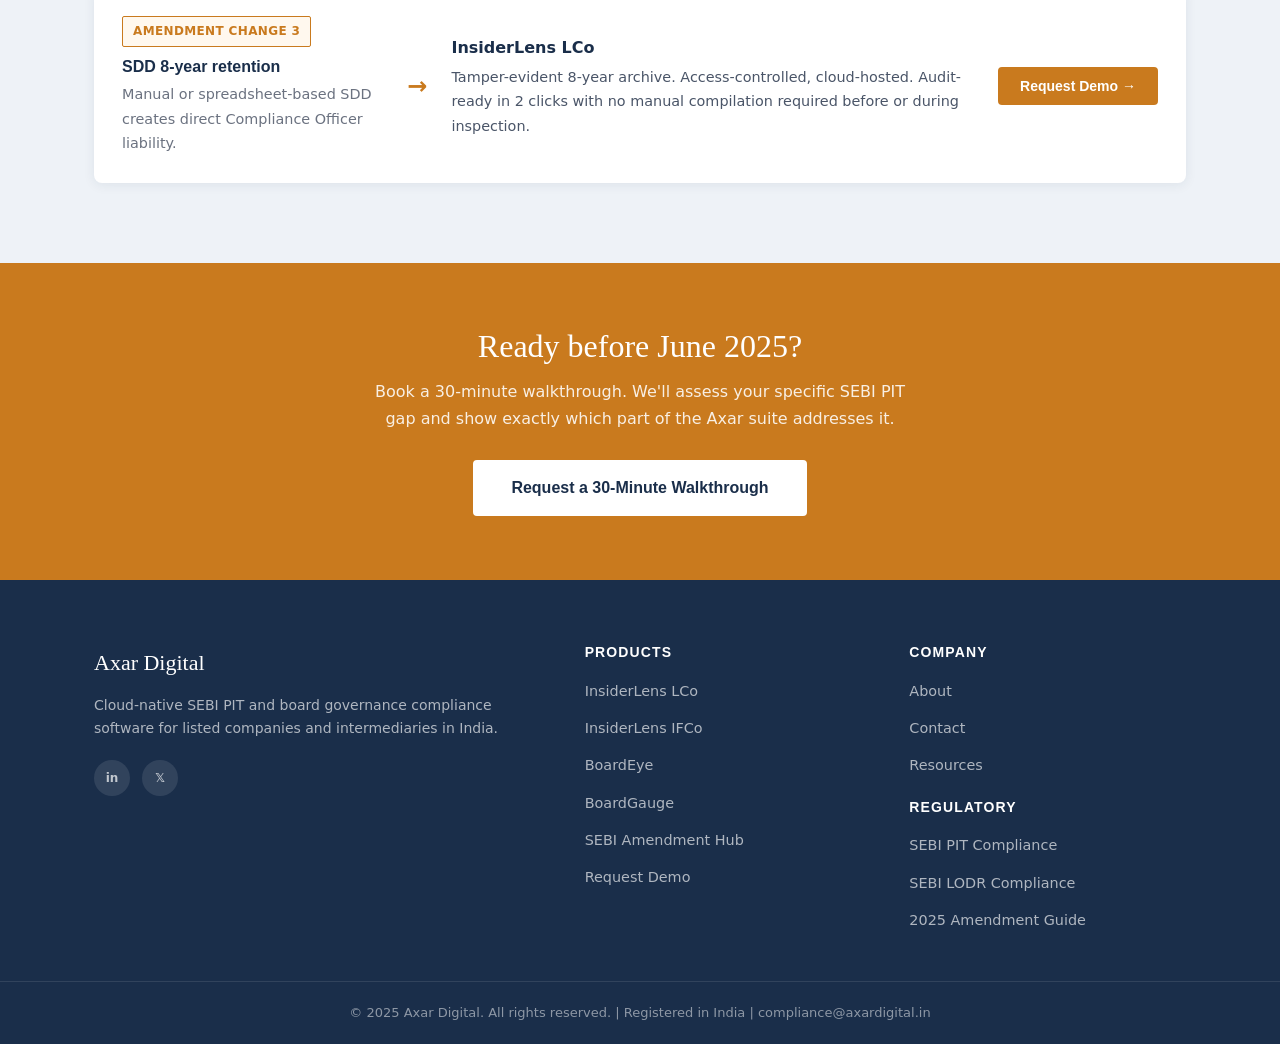
<file: sebi-pit-amendment-2025.html>
<!DOCTYPE html>
<html lang="en">
<head>
  <meta charset="UTF-8" />
  <meta name="viewport" content="width=device-width, initial-scale=1.0" />
  <title>SEBI PIT Amendment 2025 Guide | Axar Digital — What Every Listed Company Needs to Know</title>
  <meta name="description" content="SEBI amended PIT Regulations 2015 in March 2025, effective June 2025. Broadened UPSI scope, Regulation 9A changes, and enhanced SDD requirements. Download our 30-item readiness checklist." />
  <link rel="stylesheet" href="css/style.css" />
  <link rel="icon" type="image/x-icon" href="favicon.ico" />
</head>
<body>

<!-- NAV -->
<nav id="nav">
  <div class="container nav-inner">
    <a href="index.html" class="nav-logo">Axar Digital</a>
    <button class="hamburger" id="hamburger" aria-label="Toggle menu" aria-expanded="false">
      <span></span><span></span><span></span>
    </button>
    <div class="nav-links" id="nav-links">
      <div class="nav-item dropdown">
        <button class="nav-link dropdown-trigger" aria-expanded="false">Products ▾</button>
        <div class="dropdown-menu">
          <a href="products/insiderlens-lco.html" class="dropdown-item">InsiderLens LCo</a>
          <a href="products/insiderlens-ifco.html" class="dropdown-item">InsiderLens IFCo</a>
          <a href="products/boardeye.html" class="dropdown-item">BoardEye</a>
          <a href="products/boardgauge.html" class="dropdown-item">BoardGauge</a>
        </div>
      </div>
      <a href="sebi-pit-amendment-2025.html" class="nav-link active">SEBI Amendment</a>
      <a href="#resources" class="nav-link">Resources</a>
      <a href="index.html#about" class="nav-link">About</a>
      <a href="demo.html" class="btn btn-primary btn-sm">Request Demo</a>
    </div>
  </div>
</nav>
<div class="nav-spacer"></div>

<!-- HERO -->
<section class="hero">
  <div class="container">
    <div class="hero-inner--centre">
      <span class="label">Regulatory Update — Effective June 2025</span>
      <h1>SEBI PIT Amendment 2025 — What Every Listed Company Needs to Know</h1>
      <p>SEBI amended the PIT Regulations 2015 in March 2025. The changes take effect June 2025 and require active compliance reassessment across every listed company and SEBI-registered intermediary in India.</p>
      <div class="hero-btns">
        <a href="#checklist" class="btn btn-primary">Download Free Readiness Checklist</a>
        <a href="demo.html" class="btn btn-outline-white">Request a Demo</a>
      </div>
    </div>
  </div>
</section>

<!-- WHAT CHANGED — THREE CARDS -->
<section class="section section--white">
  <div class="container">
    <div class="text-center mb-32">
      <h2>Three changes that require your attention before June 2025</h2>
    </div>
    <div class="grid-3">
      <div class="action-card">
        <span class="tag tag-amber" style="margin-bottom:12px;">Broadened Scope</span>
        <h3>Broader UPSI definition</h3>
        <p style="font-size:0.9375rem;margin-top:10px;">The amendment broadens the categories of information that qualify as Unpublished Price Sensitive Information. Compliance teams must review their existing UPSI identification lists against the amended definition and update their SDD accordingly.</p>
        <span class="action-tag">Action required: UPSI list review</span>
      </div>
      <div class="action-card">
        <span class="tag tag-amber" style="margin-bottom:12px;">Intermediaries</span>
        <h3>Strengthened Regulation 9A</h3>
        <p style="font-size:0.9375rem;margin-top:10px;">Stricter requirements on UPSI sharing protocols for SEBI-registered intermediaries. Information barrier controls, deal-level UPSI tracking, and employee Designated Person monitoring are now more explicitly required under the amended provisions.</p>
        <span class="action-tag">Action required: Intermediary UPSI audit</span>
      </div>
      <div class="action-card">
        <span class="tag tag-amber" style="margin-bottom:12px;">Records Management</span>
        <h3>Enhanced SDD requirements</h3>
        <p style="font-size:0.9375rem;margin-top:10px;">The SDD obligations under Regulation 3(5) are reinforced. 8-year retention remains mandatory. Hosting on spreadsheets or shared drives creates direct liability for the Compliance Officer and does not meet the access-controlled, timestamped standard required.</p>
        <span class="action-tag">Action required: SDD infrastructure review</span>
      </div>
    </div>
  </div>
</section>

<!-- ENFORCEMENT REALITY -->
<section class="section section--light">
  <div class="container">
    <div class="text-center mb-32">
      <h2>Why this matters: recent SEBI enforcement</h2>
      <p class="mt-8" style="max-width:540px;margin:8px auto 0;">These are not hypothetical risks. SEBI has taken enforcement action against named individuals at major Indian companies in 2024 and 2025.</p>
    </div>
    <div class="grid-2">
      <div class="enforcement-card">
        <h3 style="color:var(--red);font-size:1rem;margin-bottom:10px;">₹25 lakh penalty — Infosys CEO (2024)</h3>
        <p style="font-size:0.9375rem;">SEBI imposed a ₹25 lakh penalty on the Infosys CEO for inadequate controls under the PIT Regulations. The case established that senior executives bear personal liability for PIT framework failures, not just the compliance function. No size of company is exempt from enforcement.</p>
      </div>
      <div class="enforcement-card">
        <h3 style="color:var(--red);font-size:1rem;margin-bottom:10px;">Warning letter — Nestle India Compliance Officer (April 2025)</h3>
        <p style="font-size:0.9375rem;">SEBI issued a formal warning letter to Nestle India's compliance officer for an insider trading breach. Warning letters precede enforcement orders. The April 2025 timing — immediately before the June amendment effective date — signals active regulatory scrutiny of PIT controls across listed companies.</p>
      </div>
    </div>
  </div>
</section>

<!-- CHECKLIST DOWNLOAD -->
<section class="section section--white" id="checklist">
  <div class="container">
    <div class="checklist-download">
      <div class="text-center mb-32">
        <h2>30-Item SEBI PIT Amendment Readiness Checklist</h2>
        <p style="max-width:580px;margin:12px auto 0;font-size:0.9375rem;">Assess your company's compliance posture across six areas: UPSI identification, SDD records management, Designated Person monitoring, intermediary obligations, Code of Conduct, and board governance.</p>
      </div>
      <form action="mailto:compliance@axardigital.in" method="get" enctype="text/plain" style="max-width:600px;margin:0 auto;">
        <input type="hidden" name="subject" value="SEBI PIT Readiness Checklist Request" />
        <div class="form-row">
          <div class="form-group">
            <label class="form-label" for="cl-name">Full Name *</label>
            <input class="form-control" type="text" id="cl-name" name="Name" required placeholder="Your full name" />
          </div>
          <div class="form-group">
            <label class="form-label" for="cl-title">Job Title *</label>
            <input class="form-control" type="text" id="cl-title" name="Job_Title" required placeholder="Company Secretary, CCO..." />
          </div>
        </div>
        <div class="form-row">
          <div class="form-group">
            <label class="form-label" for="cl-email">Company Email *</label>
            <input class="form-control" type="email" id="cl-email" name="Email" required placeholder="you@company.com" />
          </div>
          <div class="form-group">
            <label class="form-label" for="cl-company">Company Name *</label>
            <input class="form-control" type="text" id="cl-company" name="Company" required placeholder="Your company name" />
          </div>
        </div>
        <button type="submit" class="btn btn-primary btn-full" style="margin-top:8px;">Download Free Checklist</button>
        <p class="form-note" style="text-align:center;margin-top:12px;">This form opens your email client. The checklist will be sent to the address provided within one business day.</p>
      </form>
    </div>
  </div>
</section>

<!-- HOW AXAR ADDRESSES EACH CHANGE -->
<section class="section section--light" id="resources">
  <div class="container">
    <div class="text-center mb-32">
      <h2>How Axar Digital addresses each change</h2>
    </div>
    <div style="display:flex;flex-direction:column;gap:16px;">

      <div style="display:flex;align-items:center;gap:24px;background:var(--white);border-radius:var(--radius-card);padding:28px;box-shadow:var(--shadow-card);flex-wrap:wrap;">
        <div style="flex:1;min-width:200px;">
          <span class="tag tag-amber" style="margin-bottom:10px;">Amendment change 1</span>
          <h3 style="font-size:1rem;">Broadened UPSI scope</h3>
          <p style="font-size:0.9rem;margin-top:6px;color:var(--grey);">Your existing UPSI list may no longer be complete under the amended definition.</p>
        </div>
        <div style="color:var(--amber);font-size:1.5rem;font-weight:700;">→</div>
        <div style="flex:2;min-width:220px;">
          <strong style="color:var(--navy);">InsiderLens LCo</strong>
          <p style="font-size:0.9rem;margin-top:4px;">UPSI identification engine updated for the March 2025 definition. SDD automation logs every qualifying piece of information with timestamp and accessor.</p>
        </div>
        <a href="products/insiderlens-lco.html" class="btn btn-secondary btn-sm" style="flex-shrink:0;">See InsiderLens LCo →</a>
      </div>

      <div style="display:flex;align-items:center;gap:24px;background:var(--white);border-radius:var(--radius-card);padding:28px;box-shadow:var(--shadow-card);flex-wrap:wrap;">
        <div style="flex:1;min-width:200px;">
          <span class="tag tag-amber" style="margin-bottom:10px;">Amendment change 2</span>
          <h3 style="font-size:1rem;">Regulation 9A intermediary obligations</h3>
          <p style="font-size:0.9rem;margin-top:6px;color:var(--grey);">Information barrier controls and deal-level UPSI tracking are now explicitly required.</p>
        </div>
        <div style="color:var(--amber);font-size:1.5rem;font-weight:700;">→</div>
        <div style="flex:2;min-width:220px;">
          <strong style="color:var(--navy);">InsiderLens IFCo</strong>
          <p style="font-size:0.9rem;margin-top:4px;">Chinese Wall automation and deal-level UPSI tracking purpose-built for SEBI-registered intermediaries. The only product on the market addressing Reg 9A specifically.</p>
        </div>
        <a href="products/insiderlens-ifco.html" class="btn btn-secondary btn-sm" style="flex-shrink:0;">See InsiderLens IFCo →</a>
      </div>

      <div style="display:flex;align-items:center;gap:24px;background:var(--white);border-radius:var(--radius-card);padding:28px;box-shadow:var(--shadow-card);flex-wrap:wrap;">
        <div style="flex:1;min-width:200px;">
          <span class="tag tag-amber" style="margin-bottom:10px;">Amendment change 3</span>
          <h3 style="font-size:1rem;">SDD 8-year retention</h3>
          <p style="font-size:0.9rem;margin-top:6px;color:var(--grey);">Manual or spreadsheet-based SDD creates direct Compliance Officer liability.</p>
        </div>
        <div style="color:var(--amber);font-size:1.5rem;font-weight:700;">→</div>
        <div style="flex:2;min-width:220px;">
          <strong style="color:var(--navy);">InsiderLens LCo</strong>
          <p style="font-size:0.9rem;margin-top:4px;">Tamper-evident 8-year archive. Access-controlled, cloud-hosted. Audit-ready in 2 clicks with no manual compilation required before or during inspection.</p>
        </div>
        <a href="demo.html" class="btn btn-primary btn-sm" style="flex-shrink:0;">Request Demo →</a>
      </div>

    </div>
  </div>
</section>

<!-- FOOTER CTA -->
<section class="footer-cta">
  <div class="container">
    <h2>Ready before June 2025?</h2>
    <p>Book a 30-minute walkthrough. We'll assess your specific SEBI PIT gap and show exactly which part of the Axar suite addresses it.</p>
    <a href="demo.html" class="btn btn-white btn-lg">Request a 30-Minute Walkthrough</a>
  </div>
</section>

<!-- FOOTER -->
<footer class="footer" id="about">
  <div class="container footer-grid">
    <div class="footer-col">
      <div class="footer-logo">Axar Digital</div>
      <p class="footer-tagline">Cloud-native SEBI PIT and board governance compliance software for listed companies and intermediaries in India.</p>
      <div class="footer-social">
        <a href="#" aria-label="LinkedIn">in</a>
        <a href="#" aria-label="Twitter">𝕏</a>
      </div>
    </div>
    <div class="footer-col">
      <h4>Products</h4>
      <ul>
        <li><a href="products/insiderlens-lco.html">InsiderLens LCo</a></li>
        <li><a href="products/insiderlens-ifco.html">InsiderLens IFCo</a></li>
        <li><a href="products/boardeye.html">BoardEye</a></li>
        <li><a href="products/boardgauge.html">BoardGauge</a></li>
        <li><a href="sebi-pit-amendment-2025.html">SEBI Amendment Hub</a></li>
        <li><a href="demo.html">Request Demo</a></li>
      </ul>
    </div>
    <div class="footer-col">
      <h4>Company</h4>
      <ul>
        <li><a href="index.html#about">About</a></li>
        <li><a href="demo.html">Contact</a></li>
        <li><a href="#resources">Resources</a></li>
      </ul>
      <h4 style="margin-top:20px;">Regulatory</h4>
      <ul>
        <li><a href="products/insiderlens-lco.html">SEBI PIT Compliance</a></li>
        <li><a href="products/boardeye.html">SEBI LODR Compliance</a></li>
        <li><a href="sebi-pit-amendment-2025.html">2025 Amendment Guide</a></li>
      </ul>
    </div>
  </div>
  <div class="footer-bottom">
    <div class="container">© 2025 Axar Digital. All rights reserved. | Registered in India | compliance@axardigital.in</div>
  </div>
</footer>

<script src="js/main.js"></script>
</body>
</html>
</file>
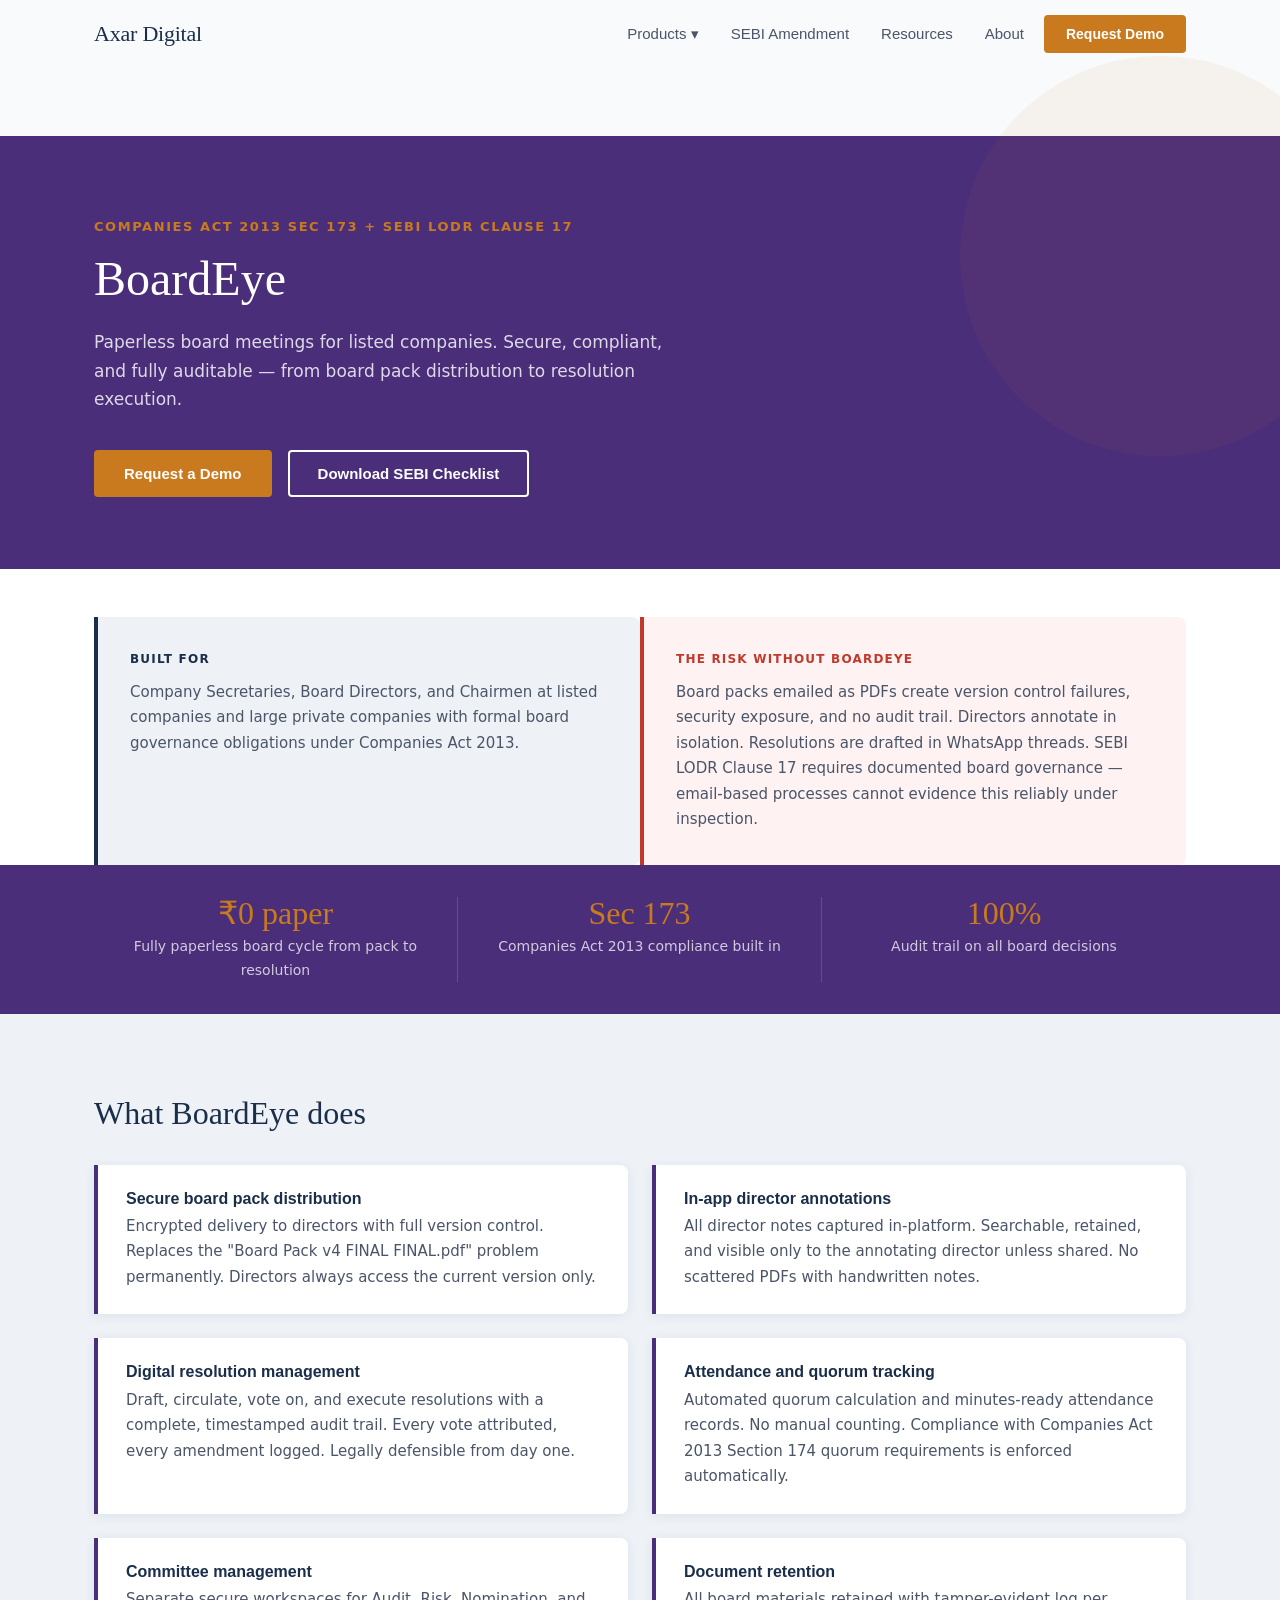
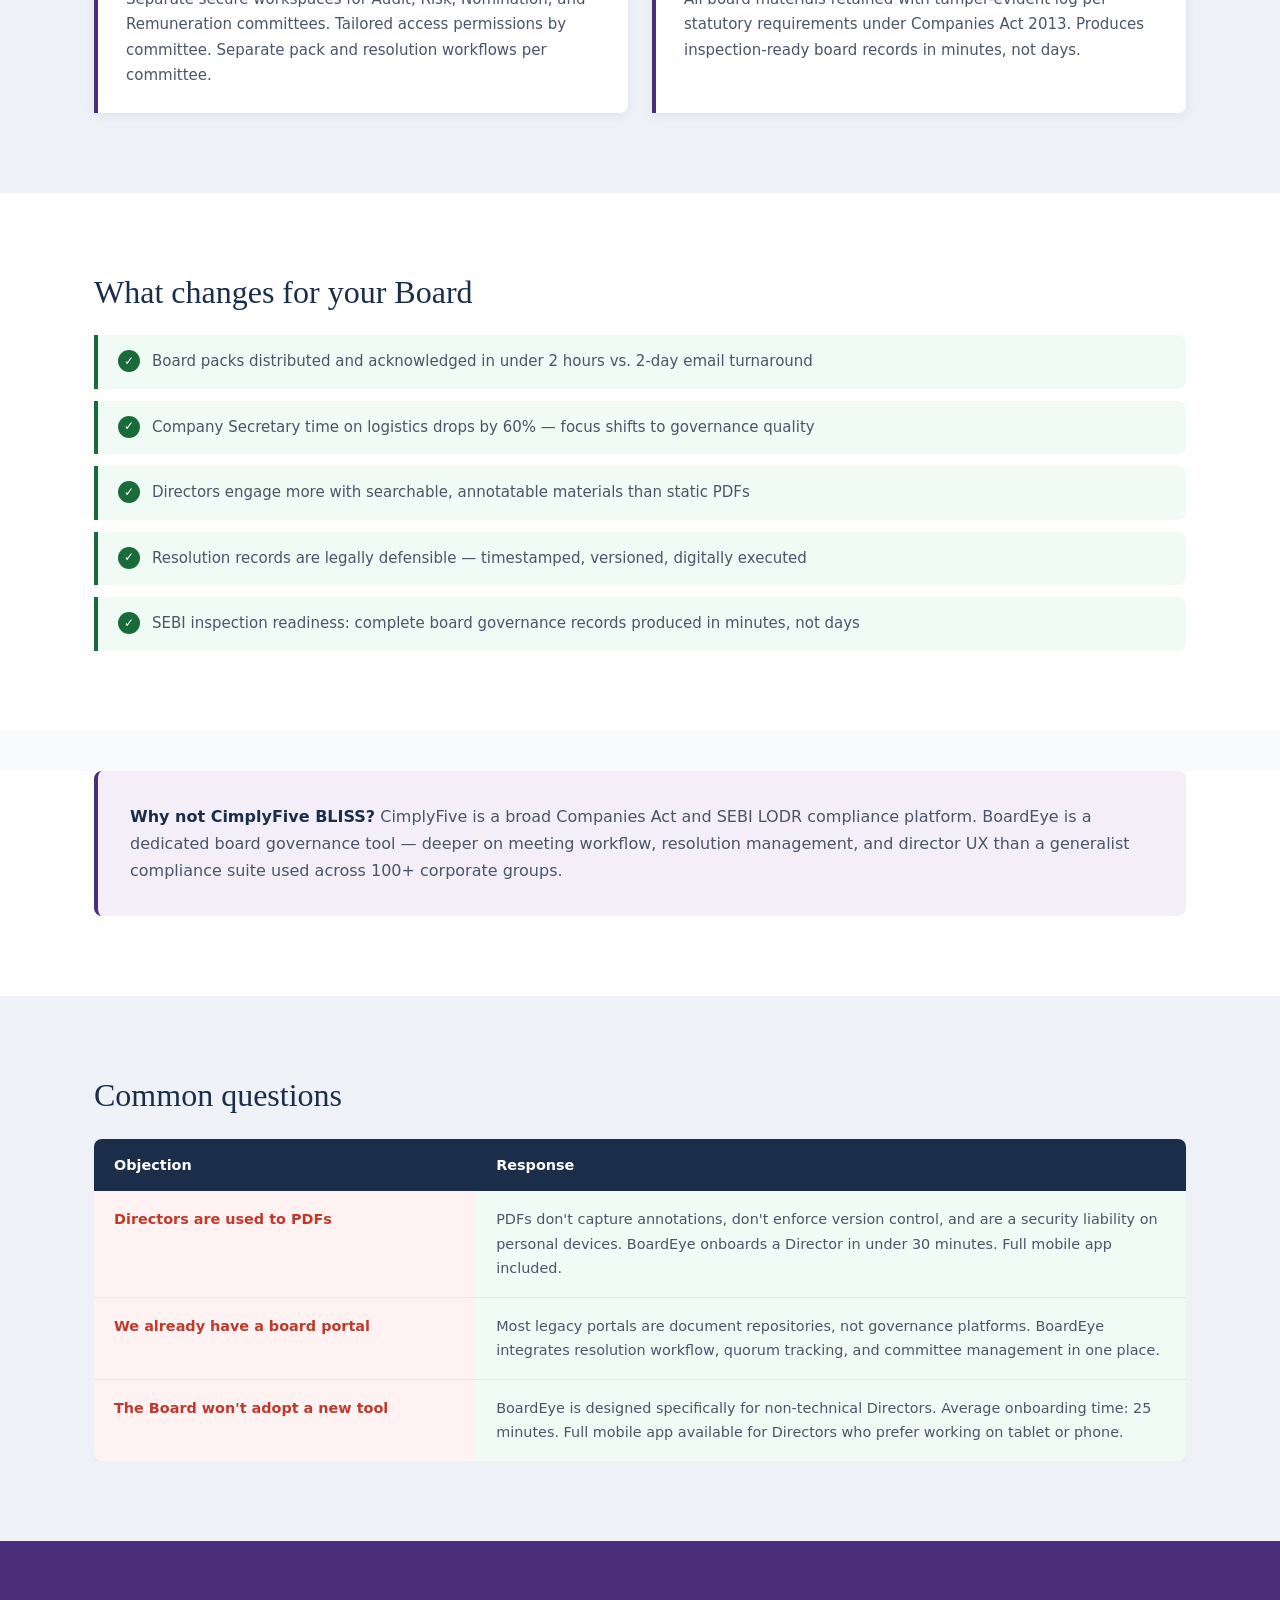
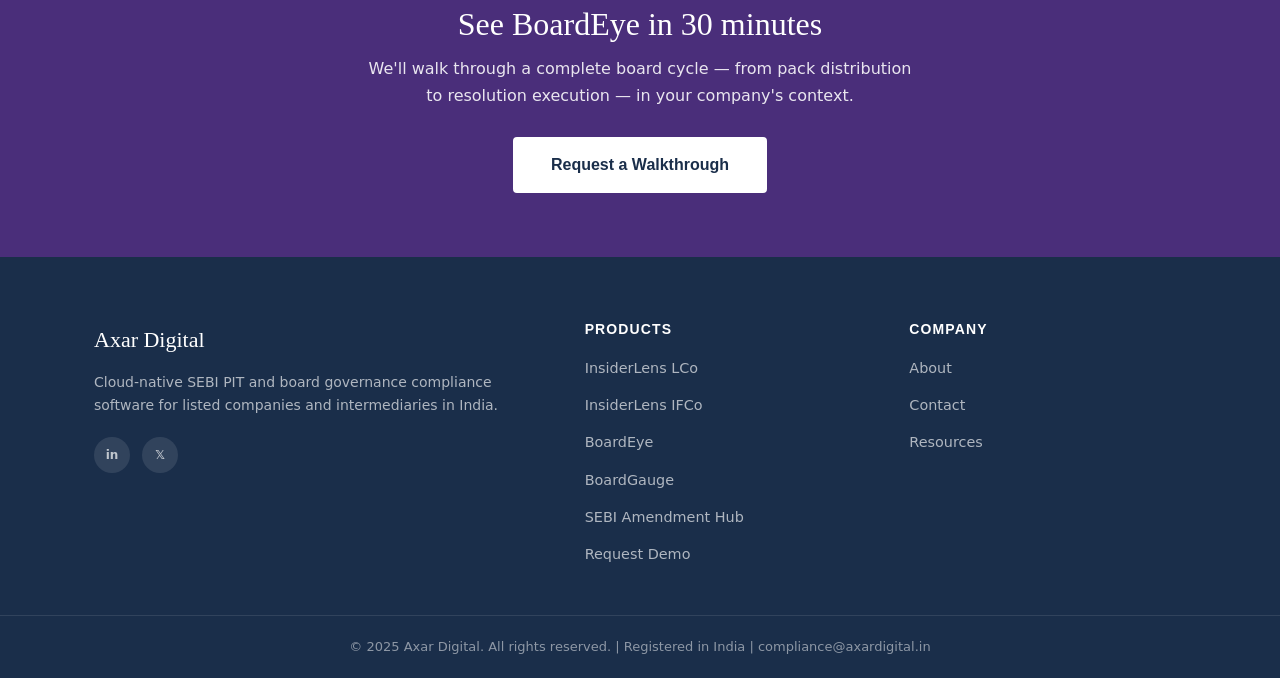
<file: products/boardeye.html>
<!DOCTYPE html>
<html lang="en">
<head>
  <meta charset="UTF-8" />
  <meta name="viewport" content="width=device-width, initial-scale=1.0" />
  <title>BoardEye | Axar Digital — Paperless Board Meetings Software India</title>
  <meta name="description" content="BoardEye delivers secure, paperless board meetings for listed companies. Companies Act 2013 and SEBI LODR Clause 17 compliant. Full audit trail on every board decision." />
  <link rel="stylesheet" href="../css/style.css" />
  <link rel="icon" type="image/x-icon" href="../favicon.ico" />
</head>
<body>

<!-- NAV -->
<nav id="nav">
  <div class="container nav-inner">
    <a href="../index.html" class="nav-logo">Axar Digital</a>
    <button class="hamburger" id="hamburger" aria-label="Toggle menu" aria-expanded="false">
      <span></span><span></span><span></span>
    </button>
    <div class="nav-links" id="nav-links">
      <div class="nav-item dropdown">
        <button class="nav-link dropdown-trigger" aria-expanded="false">Products ▾</button>
        <div class="dropdown-menu">
          <a href="insiderlens-lco.html" class="dropdown-item">InsiderLens LCo</a>
          <a href="insiderlens-ifco.html" class="dropdown-item">InsiderLens IFCo</a>
          <a href="boardeye.html" class="dropdown-item">BoardEye</a>
          <a href="boardgauge.html" class="dropdown-item">BoardGauge</a>
        </div>
      </div>
      <a href="../sebi-pit-amendment-2025.html" class="nav-link">SEBI Amendment</a>
      <a href="../index.html#resources" class="nav-link">Resources</a>
      <a href="../index.html#about" class="nav-link">About</a>
      <a href="../demo.html" class="btn btn-primary btn-sm">Request Demo</a>
    </div>
  </div>
</nav>
<div class="nav-spacer"></div>

<!-- HERO -->
<section class="hero" style="background:var(--purple);">
  <div class="container">
    <div class="hero-inner">
      <span class="label">Companies Act 2013 Sec 173 + SEBI LODR Clause 17</span>
      <h1>BoardEye</h1>
      <p>Paperless board meetings for listed companies. Secure, compliant, and fully auditable — from board pack distribution to resolution execution.</p>
      <div class="hero-btns">
        <a href="../demo.html" class="btn btn-primary">Request a Demo</a>
        <a href="../sebi-pit-amendment-2025.html" class="btn btn-outline-white">Download SEBI Checklist</a>
      </div>
    </div>
  </div>
</section>

<!-- BUYER + PROBLEM -->
<section class="section section--white" style="padding-top:48px;padding-bottom:0;">
  <div class="container">
    <div class="grid-2" style="gap:0;">
      <div class="bp-col bp-col--built">
        <p class="bp-label">Built for</p>
        <p>Company Secretaries, Board Directors, and Chairmen at listed companies and large private companies with formal board governance obligations under Companies Act 2013.</p>
      </div>
      <div class="bp-col bp-col--risk">
        <p class="bp-label">The risk without BoardEye</p>
        <p>Board packs emailed as PDFs create version control failures, security exposure, and no audit trail. Directors annotate in isolation. Resolutions are drafted in WhatsApp threads. SEBI LODR Clause 17 requires documented board governance — email-based processes cannot evidence this reliably under inspection.</p>
      </div>
    </div>
  </div>
</section>

<!-- STAT BAR -->
<div class="stat-bar" style="background:var(--purple);">
  <div class="container">
    <div class="stat-bar-grid">
      <div class="stat-item">
        <span class="stat-num">₹0 paper</span>
        <p class="stat-label">Fully paperless board cycle from pack to resolution</p>
      </div>
      <div class="stat-item">
        <span class="stat-num">Sec 173</span>
        <p class="stat-label">Companies Act 2013 compliance built in</p>
      </div>
      <div class="stat-item">
        <span class="stat-num">100%</span>
        <p class="stat-label">Audit trail on all board decisions</p>
      </div>
    </div>
  </div>
</div>

<!-- FEATURE GRID -->
<section class="section section--light">
  <div class="container">
    <h2 class="mb-32">What BoardEye does</h2>
    <div class="grid-2">
      <div class="feature-card" style="border-left-color:var(--purple);">
        <h3>Secure board pack distribution</h3>
        <p>Encrypted delivery to directors with full version control. Replaces the "Board Pack v4 FINAL FINAL.pdf" problem permanently. Directors always access the current version only.</p>
      </div>
      <div class="feature-card" style="border-left-color:var(--purple);">
        <h3>In-app director annotations</h3>
        <p>All director notes captured in-platform. Searchable, retained, and visible only to the annotating director unless shared. No scattered PDFs with handwritten notes.</p>
      </div>
      <div class="feature-card" style="border-left-color:var(--purple);">
        <h3>Digital resolution management</h3>
        <p>Draft, circulate, vote on, and execute resolutions with a complete, timestamped audit trail. Every vote attributed, every amendment logged. Legally defensible from day one.</p>
      </div>
      <div class="feature-card" style="border-left-color:var(--purple);">
        <h3>Attendance and quorum tracking</h3>
        <p>Automated quorum calculation and minutes-ready attendance records. No manual counting. Compliance with Companies Act 2013 Section 174 quorum requirements is enforced automatically.</p>
      </div>
      <div class="feature-card" style="border-left-color:var(--purple);">
        <h3>Committee management</h3>
        <p>Separate secure workspaces for Audit, Risk, Nomination, and Remuneration committees. Tailored access permissions by committee. Separate pack and resolution workflows per committee.</p>
      </div>
      <div class="feature-card" style="border-left-color:var(--purple);">
        <h3>Document retention</h3>
        <p>All board materials retained with tamper-evident log per statutory requirements under Companies Act 2013. Produces inspection-ready board records in minutes, not days.</p>
      </div>
    </div>
  </div>
</section>

<!-- OUTCOMES -->
<section class="section section--white">
  <div class="container">
    <h2 class="mb-24">What changes for your Board</h2>
    <div class="outcome-list">
      <div class="outcome-item"><div class="outcome-icon">✓</div><span>Board packs distributed and acknowledged in under 2 hours vs. 2-day email turnaround</span></div>
      <div class="outcome-item"><div class="outcome-icon">✓</div><span>Company Secretary time on logistics drops by 60% — focus shifts to governance quality</span></div>
      <div class="outcome-item"><div class="outcome-icon">✓</div><span>Directors engage more with searchable, annotatable materials than static PDFs</span></div>
      <div class="outcome-item"><div class="outcome-icon">✓</div><span>Resolution records are legally defensible — timestamped, versioned, digitally executed</span></div>
      <div class="outcome-item"><div class="outcome-icon">✓</div><span>SEBI inspection readiness: complete board governance records produced in minutes, not days</span></div>
    </div>
  </div>
</section>

<!-- COMPETITOR CALLOUT -->
<section class="section--white" style="padding:0 0 40px;">
  <div class="container">
    <div class="callout-band callout-band--purple">
      <p><strong>Why not CimplyFive BLISS?</strong> CimplyFive is a broad Companies Act and SEBI LODR compliance platform. BoardEye is a dedicated board governance tool — deeper on meeting workflow, resolution management, and director UX than a generalist compliance suite used across 100+ corporate groups.</p>
    </div>
  </div>
</section>

<!-- OBJECTIONS TABLE -->
<section class="section section--light">
  <div class="container">
    <h2 class="mb-24">Common questions</h2>
    <div style="overflow-x:auto;">
      <table class="obj-table">
        <thead>
          <tr><th style="width:35%;">Objection</th><th>Response</th></tr>
        </thead>
        <tbody>
          <tr>
            <td>Directors are used to PDFs</td>
            <td>PDFs don't capture annotations, don't enforce version control, and are a security liability on personal devices. BoardEye onboards a Director in under 30 minutes. Full mobile app included.</td>
          </tr>
          <tr>
            <td>We already have a board portal</td>
            <td>Most legacy portals are document repositories, not governance platforms. BoardEye integrates resolution workflow, quorum tracking, and committee management in one place.</td>
          </tr>
          <tr>
            <td>The Board won't adopt a new tool</td>
            <td>BoardEye is designed specifically for non-technical Directors. Average onboarding time: 25 minutes. Full mobile app available for Directors who prefer working on tablet or phone.</td>
          </tr>
        </tbody>
      </table>
    </div>
  </div>
</section>

<!-- FOOTER CTA -->
<section class="footer-cta" style="background:var(--purple);">
  <div class="container">
    <h2>See BoardEye in 30 minutes</h2>
    <p>We'll walk through a complete board cycle — from pack distribution to resolution execution — in your company's context.</p>
    <a href="../demo.html" class="btn btn-white btn-lg">Request a Walkthrough</a>
  </div>
</section>

<!-- FOOTER -->
<footer class="footer">
  <div class="container footer-grid">
    <div class="footer-col">
      <div class="footer-logo">Axar Digital</div>
      <p class="footer-tagline">Cloud-native SEBI PIT and board governance compliance software for listed companies and intermediaries in India.</p>
      <div class="footer-social">
        <a href="#" aria-label="LinkedIn">in</a>
        <a href="#" aria-label="Twitter">𝕏</a>
      </div>
    </div>
    <div class="footer-col">
      <h4>Products</h4>
      <ul>
        <li><a href="insiderlens-lco.html">InsiderLens LCo</a></li>
        <li><a href="insiderlens-ifco.html">InsiderLens IFCo</a></li>
        <li><a href="boardeye.html">BoardEye</a></li>
        <li><a href="boardgauge.html">BoardGauge</a></li>
        <li><a href="../sebi-pit-amendment-2025.html">SEBI Amendment Hub</a></li>
        <li><a href="../demo.html">Request Demo</a></li>
      </ul>
    </div>
    <div class="footer-col">
      <h4>Company</h4>
      <ul>
        <li><a href="../index.html#about">About</a></li>
        <li><a href="../demo.html">Contact</a></li>
        <li><a href="../index.html#resources">Resources</a></li>
      </ul>
    </div>
  </div>
  <div class="footer-bottom">
    <div class="container">© 2025 Axar Digital. All rights reserved. | Registered in India | compliance@axardigital.in</div>
  </div>
</footer>

<script src="../js/main.js"></script>
</body>
</html>
</file>
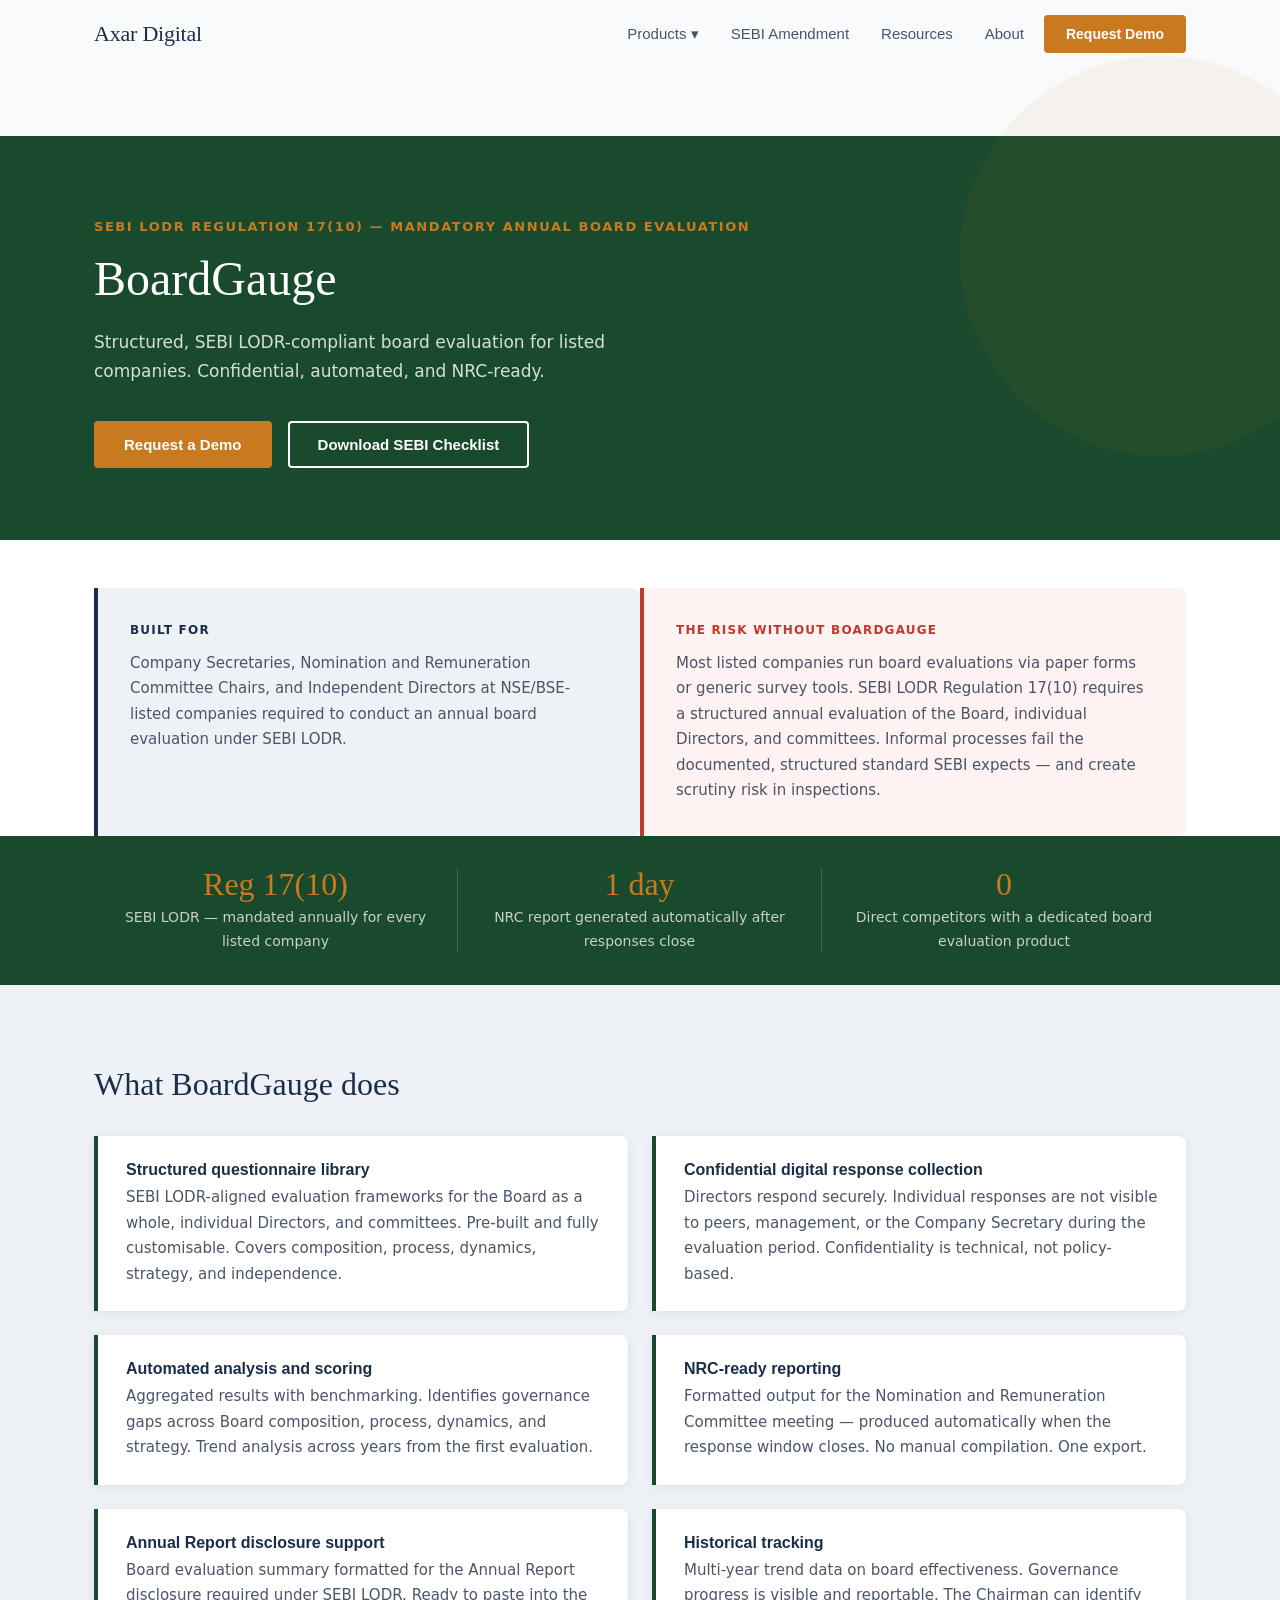
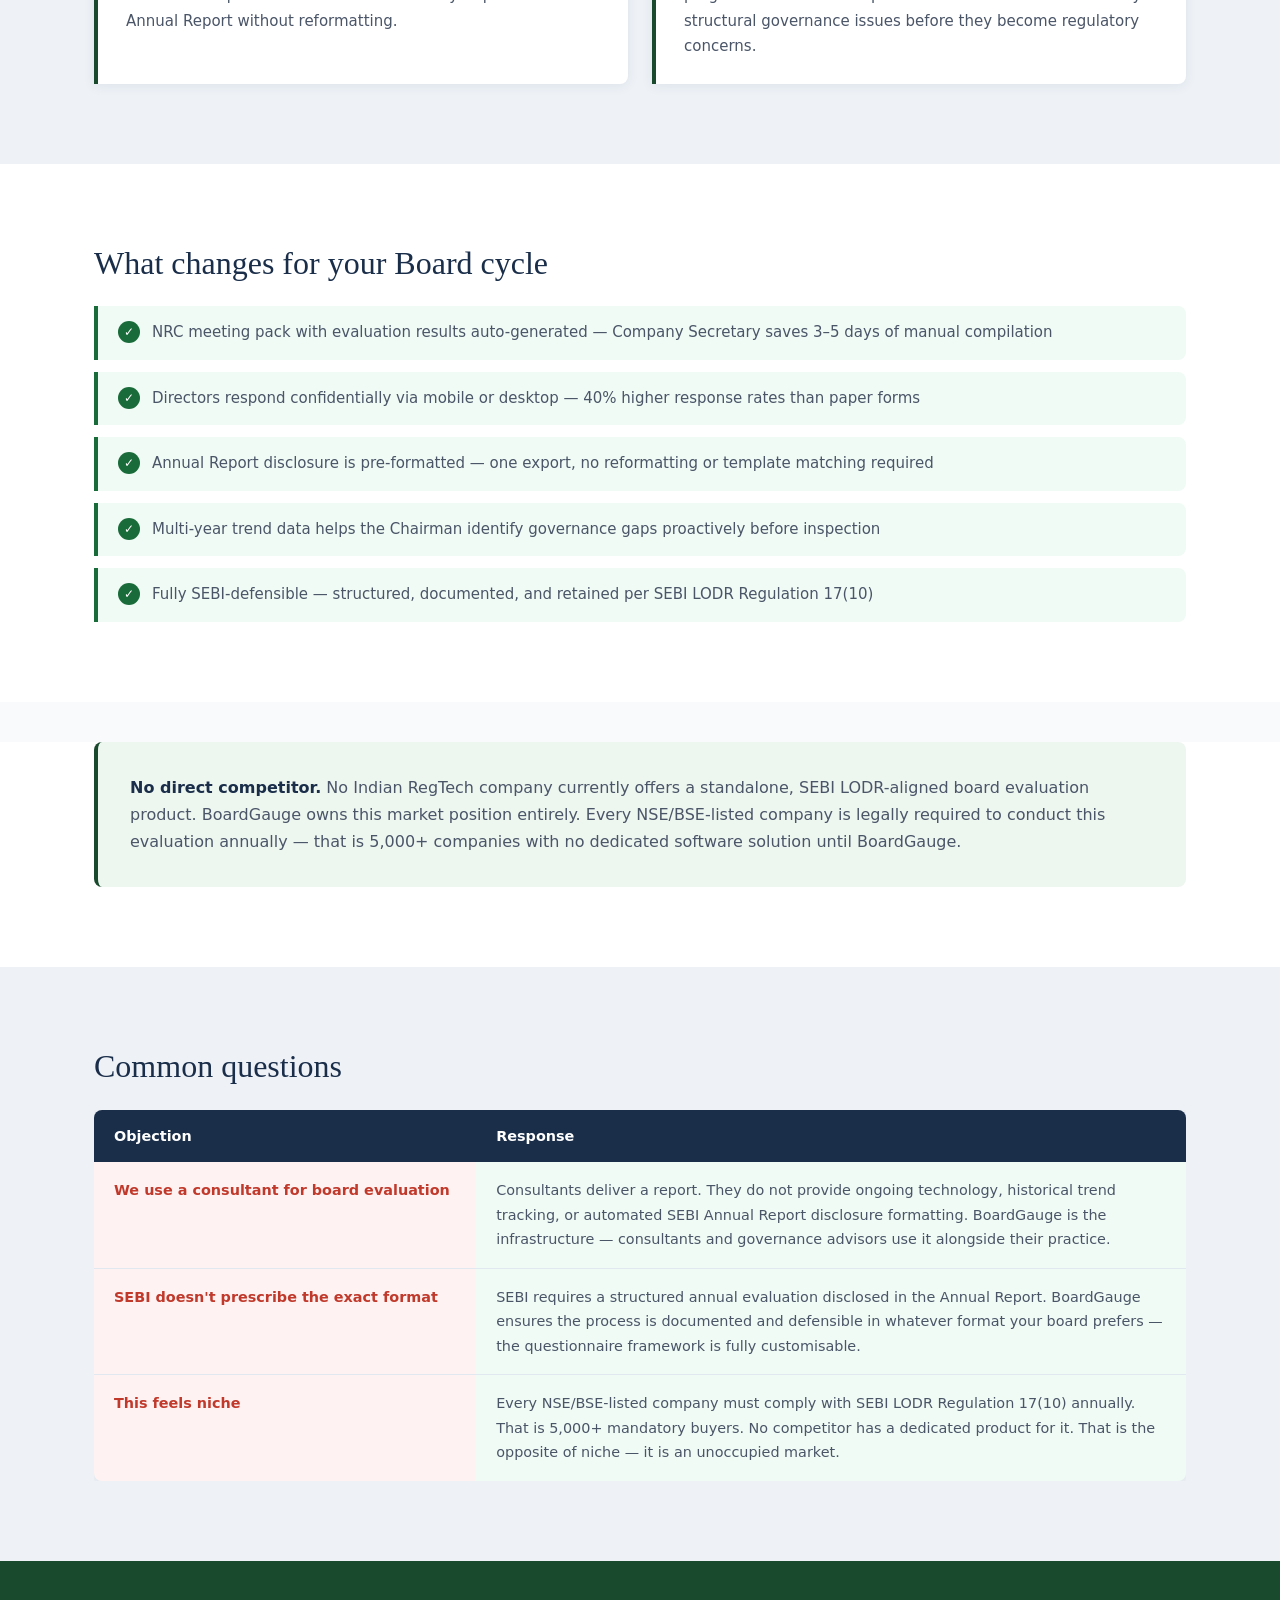
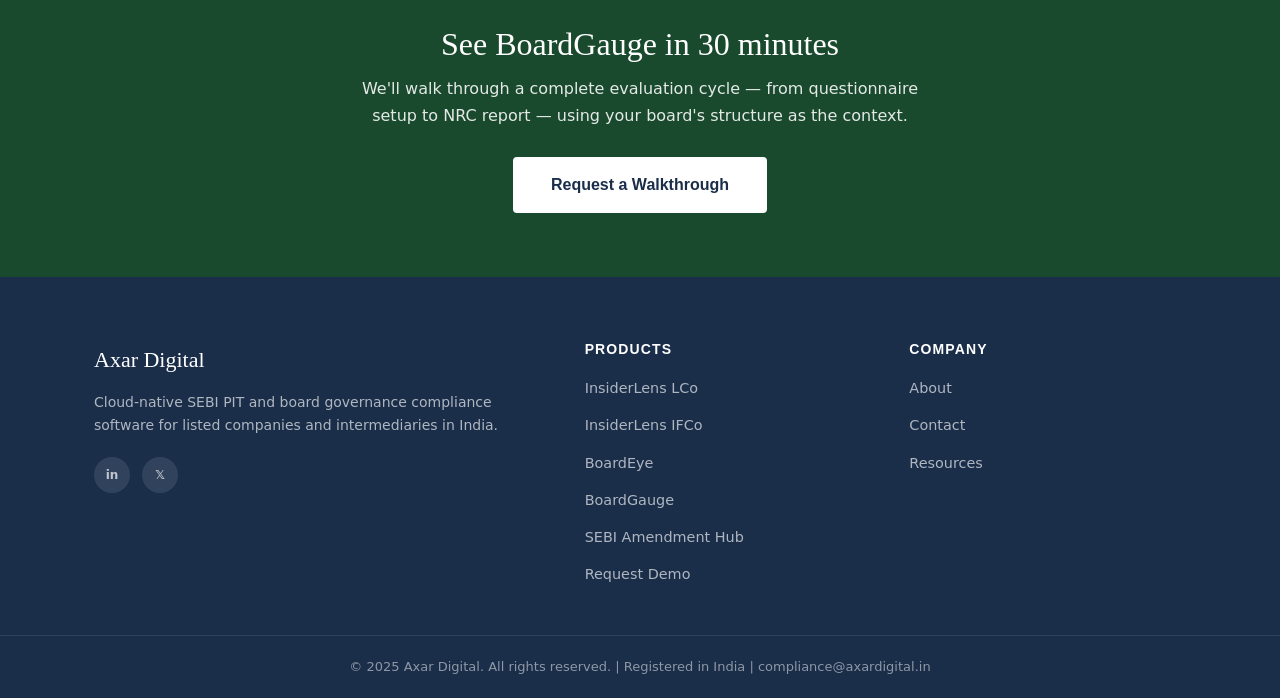
<file: products/boardgauge.html>
<!DOCTYPE html>
<html lang="en">
<head>
  <meta charset="UTF-8" />
  <meta name="viewport" content="width=device-width, initial-scale=1.0" />
  <title>BoardGauge | Axar Digital — SEBI LODR Board Evaluation Software</title>
  <meta name="description" content="BoardGauge automates SEBI LODR Regulation 17(10) board evaluation for listed companies. Confidential, NRC-ready, and Annual Report-formatted. No direct competitor in India." />
  <link rel="stylesheet" href="../css/style.css" />
  <link rel="icon" type="image/x-icon" href="../favicon.ico" />
</head>
<body>

<!-- NAV -->
<nav id="nav">
  <div class="container nav-inner">
    <a href="../index.html" class="nav-logo">Axar Digital</a>
    <button class="hamburger" id="hamburger" aria-label="Toggle menu" aria-expanded="false">
      <span></span><span></span><span></span>
    </button>
    <div class="nav-links" id="nav-links">
      <div class="nav-item dropdown">
        <button class="nav-link dropdown-trigger" aria-expanded="false">Products ▾</button>
        <div class="dropdown-menu">
          <a href="insiderlens-lco.html" class="dropdown-item">InsiderLens LCo</a>
          <a href="insiderlens-ifco.html" class="dropdown-item">InsiderLens IFCo</a>
          <a href="boardeye.html" class="dropdown-item">BoardEye</a>
          <a href="boardgauge.html" class="dropdown-item">BoardGauge</a>
        </div>
      </div>
      <a href="../sebi-pit-amendment-2025.html" class="nav-link">SEBI Amendment</a>
      <a href="../index.html#resources" class="nav-link">Resources</a>
      <a href="../index.html#about" class="nav-link">About</a>
      <a href="../demo.html" class="btn btn-primary btn-sm">Request Demo</a>
    </div>
  </div>
</nav>
<div class="nav-spacer"></div>

<!-- HERO -->
<section class="hero" style="background:var(--forest);">
  <div class="container">
    <div class="hero-inner">
      <span class="label">SEBI LODR Regulation 17(10) — Mandatory Annual Board Evaluation</span>
      <h1>BoardGauge</h1>
      <p>Structured, SEBI LODR-compliant board evaluation for listed companies. Confidential, automated, and NRC-ready.</p>
      <div class="hero-btns">
        <a href="../demo.html" class="btn btn-primary">Request a Demo</a>
        <a href="../sebi-pit-amendment-2025.html" class="btn btn-outline-white">Download SEBI Checklist</a>
      </div>
    </div>
  </div>
</section>

<!-- BUYER + PROBLEM -->
<section class="section section--white" style="padding-top:48px;padding-bottom:0;">
  <div class="container">
    <div class="grid-2" style="gap:0;">
      <div class="bp-col bp-col--built">
        <p class="bp-label">Built for</p>
        <p>Company Secretaries, Nomination and Remuneration Committee Chairs, and Independent Directors at NSE/BSE-listed companies required to conduct an annual board evaluation under SEBI LODR.</p>
      </div>
      <div class="bp-col bp-col--risk">
        <p class="bp-label">The risk without BoardGauge</p>
        <p>Most listed companies run board evaluations via paper forms or generic survey tools. SEBI LODR Regulation 17(10) requires a structured annual evaluation of the Board, individual Directors, and committees. Informal processes fail the documented, structured standard SEBI expects — and create scrutiny risk in inspections.</p>
      </div>
    </div>
  </div>
</section>

<!-- STAT BAR -->
<div class="stat-bar" style="background:var(--forest);">
  <div class="container">
    <div class="stat-bar-grid">
      <div class="stat-item">
        <span class="stat-num">Reg 17(10)</span>
        <p class="stat-label">SEBI LODR — mandated annually for every listed company</p>
      </div>
      <div class="stat-item">
        <span class="stat-num">1 day</span>
        <p class="stat-label">NRC report generated automatically after responses close</p>
      </div>
      <div class="stat-item">
        <span class="stat-num">0</span>
        <p class="stat-label">Direct competitors with a dedicated board evaluation product</p>
      </div>
    </div>
  </div>
</div>

<!-- FEATURE GRID -->
<section class="section section--light">
  <div class="container">
    <h2 class="mb-32">What BoardGauge does</h2>
    <div class="grid-2">
      <div class="feature-card" style="border-left-color:var(--forest);">
        <h3>Structured questionnaire library</h3>
        <p>SEBI LODR-aligned evaluation frameworks for the Board as a whole, individual Directors, and committees. Pre-built and fully customisable. Covers composition, process, dynamics, strategy, and independence.</p>
      </div>
      <div class="feature-card" style="border-left-color:var(--forest);">
        <h3>Confidential digital response collection</h3>
        <p>Directors respond securely. Individual responses are not visible to peers, management, or the Company Secretary during the evaluation period. Confidentiality is technical, not policy-based.</p>
      </div>
      <div class="feature-card" style="border-left-color:var(--forest);">
        <h3>Automated analysis and scoring</h3>
        <p>Aggregated results with benchmarking. Identifies governance gaps across Board composition, process, dynamics, and strategy. Trend analysis across years from the first evaluation.</p>
      </div>
      <div class="feature-card" style="border-left-color:var(--forest);">
        <h3>NRC-ready reporting</h3>
        <p>Formatted output for the Nomination and Remuneration Committee meeting — produced automatically when the response window closes. No manual compilation. One export.</p>
      </div>
      <div class="feature-card" style="border-left-color:var(--forest);">
        <h3>Annual Report disclosure support</h3>
        <p>Board evaluation summary formatted for the Annual Report disclosure required under SEBI LODR. Ready to paste into the Annual Report without reformatting.</p>
      </div>
      <div class="feature-card" style="border-left-color:var(--forest);">
        <h3>Historical tracking</h3>
        <p>Multi-year trend data on board effectiveness. Governance progress is visible and reportable. The Chairman can identify structural governance issues before they become regulatory concerns.</p>
      </div>
    </div>
  </div>
</section>

<!-- OUTCOMES -->
<section class="section section--white">
  <div class="container">
    <h2 class="mb-24">What changes for your Board cycle</h2>
    <div class="outcome-list">
      <div class="outcome-item"><div class="outcome-icon">✓</div><span>NRC meeting pack with evaluation results auto-generated — Company Secretary saves 3–5 days of manual compilation</span></div>
      <div class="outcome-item"><div class="outcome-icon">✓</div><span>Directors respond confidentially via mobile or desktop — 40% higher response rates than paper forms</span></div>
      <div class="outcome-item"><div class="outcome-icon">✓</div><span>Annual Report disclosure is pre-formatted — one export, no reformatting or template matching required</span></div>
      <div class="outcome-item"><div class="outcome-icon">✓</div><span>Multi-year trend data helps the Chairman identify governance gaps proactively before inspection</span></div>
      <div class="outcome-item"><div class="outcome-icon">✓</div><span>Fully SEBI-defensible — structured, documented, and retained per SEBI LODR Regulation 17(10)</span></div>
    </div>
  </div>
</section>

<!-- COMPETITOR CALLOUT -->
<section class="section--white" style="padding:0 0 40px;">
  <div class="container">
    <div class="callout-band callout-band--forest">
      <p><strong>No direct competitor.</strong> No Indian RegTech company currently offers a standalone, SEBI LODR-aligned board evaluation product. BoardGauge owns this market position entirely. Every NSE/BSE-listed company is legally required to conduct this evaluation annually — that is 5,000+ companies with no dedicated software solution until BoardGauge.</p>
    </div>
  </div>
</section>

<!-- OBJECTIONS TABLE -->
<section class="section section--light">
  <div class="container">
    <h2 class="mb-24">Common questions</h2>
    <div style="overflow-x:auto;">
      <table class="obj-table">
        <thead>
          <tr><th style="width:35%;">Objection</th><th>Response</th></tr>
        </thead>
        <tbody>
          <tr>
            <td>We use a consultant for board evaluation</td>
            <td>Consultants deliver a report. They do not provide ongoing technology, historical trend tracking, or automated SEBI Annual Report disclosure formatting. BoardGauge is the infrastructure — consultants and governance advisors use it alongside their practice.</td>
          </tr>
          <tr>
            <td>SEBI doesn't prescribe the exact format</td>
            <td>SEBI requires a structured annual evaluation disclosed in the Annual Report. BoardGauge ensures the process is documented and defensible in whatever format your board prefers — the questionnaire framework is fully customisable.</td>
          </tr>
          <tr>
            <td>This feels niche</td>
            <td>Every NSE/BSE-listed company must comply with SEBI LODR Regulation 17(10) annually. That is 5,000+ mandatory buyers. No competitor has a dedicated product for it. That is the opposite of niche — it is an unoccupied market.</td>
          </tr>
        </tbody>
      </table>
    </div>
  </div>
</section>

<!-- FOOTER CTA -->
<section class="footer-cta" style="background:var(--forest);">
  <div class="container">
    <h2>See BoardGauge in 30 minutes</h2>
    <p>We'll walk through a complete evaluation cycle — from questionnaire setup to NRC report — using your board's structure as the context.</p>
    <a href="../demo.html" class="btn btn-white btn-lg">Request a Walkthrough</a>
  </div>
</section>

<!-- FOOTER -->
<footer class="footer">
  <div class="container footer-grid">
    <div class="footer-col">
      <div class="footer-logo">Axar Digital</div>
      <p class="footer-tagline">Cloud-native SEBI PIT and board governance compliance software for listed companies and intermediaries in India.</p>
      <div class="footer-social">
        <a href="#" aria-label="LinkedIn">in</a>
        <a href="#" aria-label="Twitter">𝕏</a>
      </div>
    </div>
    <div class="footer-col">
      <h4>Products</h4>
      <ul>
        <li><a href="insiderlens-lco.html">InsiderLens LCo</a></li>
        <li><a href="insiderlens-ifco.html">InsiderLens IFCo</a></li>
        <li><a href="boardeye.html">BoardEye</a></li>
        <li><a href="boardgauge.html">BoardGauge</a></li>
        <li><a href="../sebi-pit-amendment-2025.html">SEBI Amendment Hub</a></li>
        <li><a href="../demo.html">Request Demo</a></li>
      </ul>
    </div>
    <div class="footer-col">
      <h4>Company</h4>
      <ul>
        <li><a href="../index.html#about">About</a></li>
        <li><a href="../demo.html">Contact</a></li>
        <li><a href="../index.html#resources">Resources</a></li>
      </ul>
    </div>
  </div>
  <div class="footer-bottom">
    <div class="container">© 2025 Axar Digital. All rights reserved. | Registered in India | compliance@axardigital.in</div>
  </div>
</footer>

<script src="../js/main.js"></script>
</body>
</html>
</file>
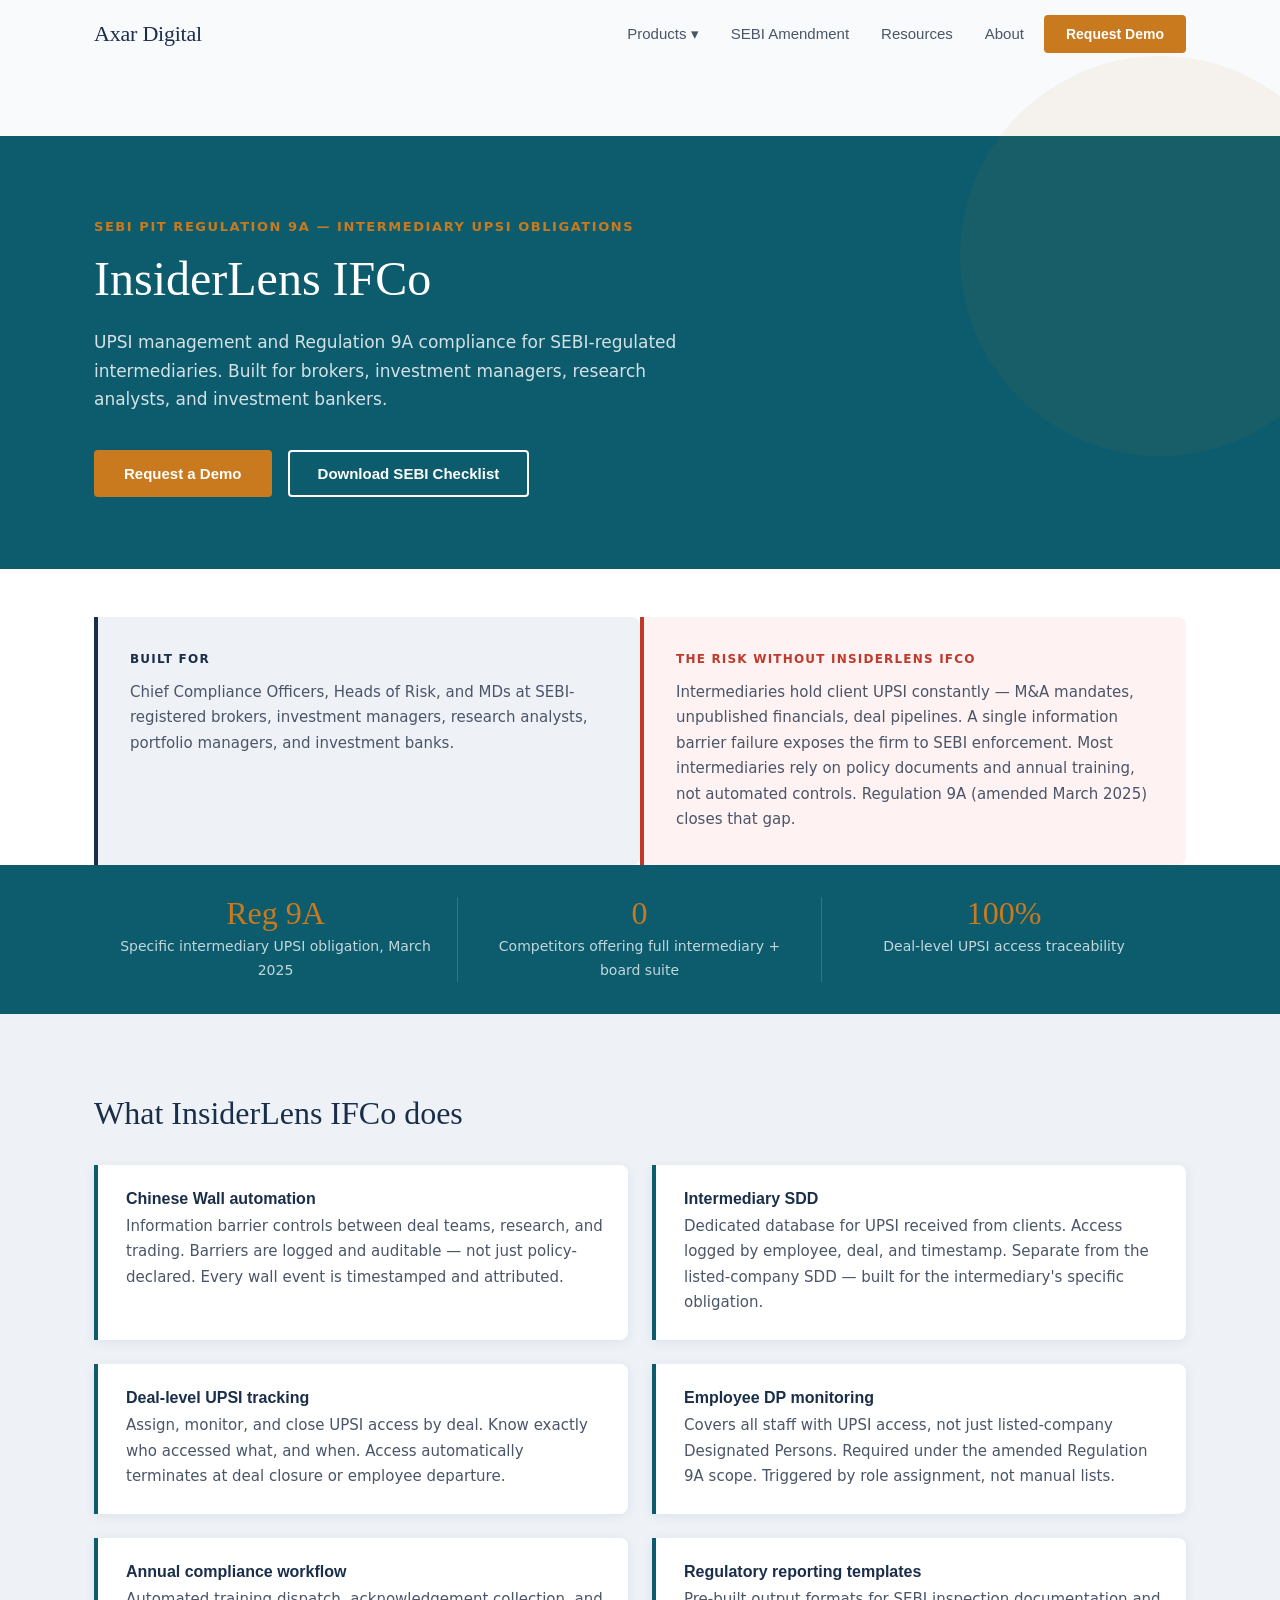
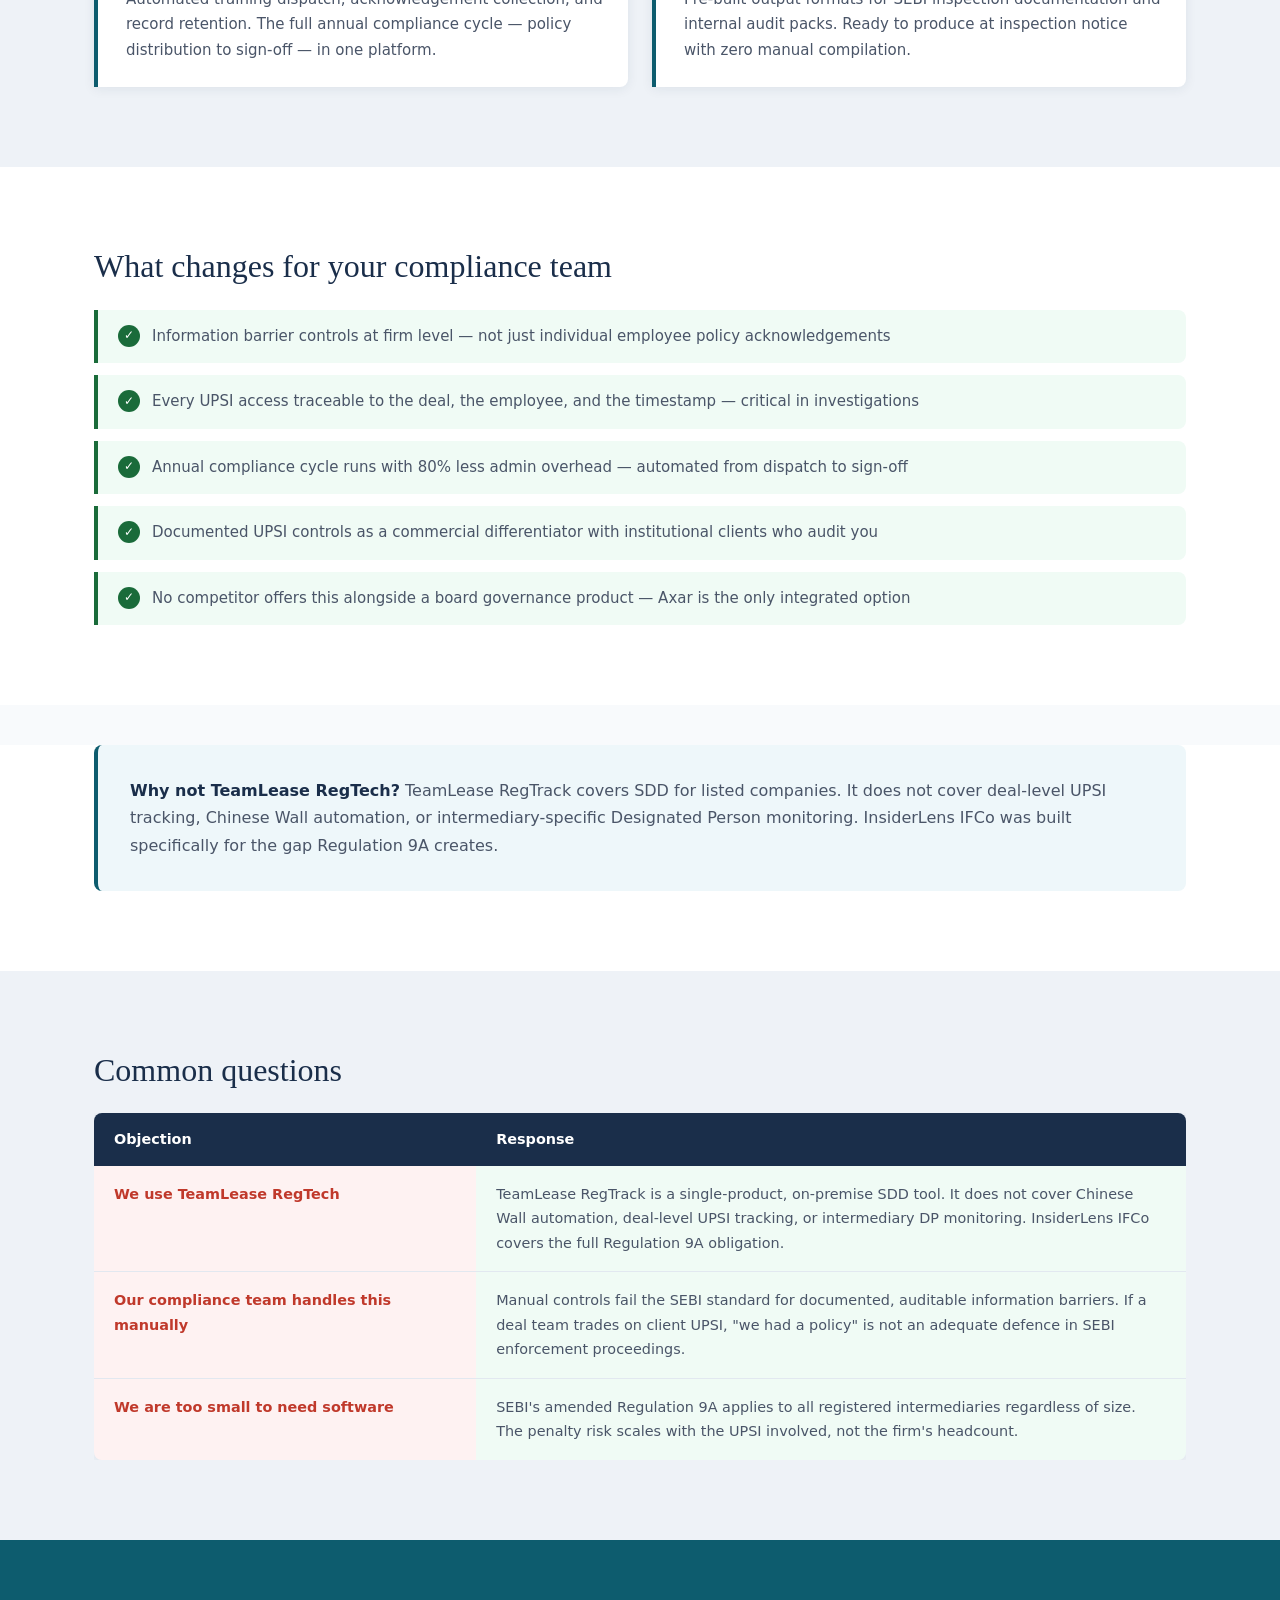
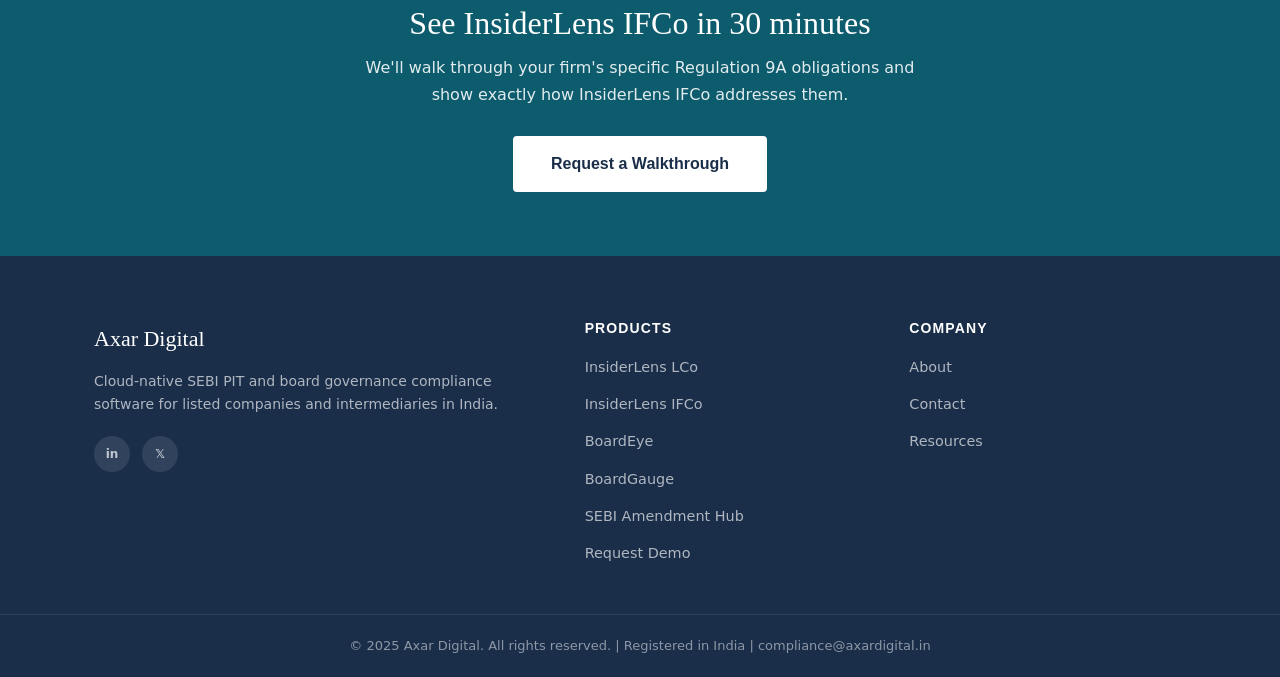
<file: products/insiderlens-ifco.html>
<!DOCTYPE html>
<html lang="en">
<head>
  <meta charset="UTF-8" />
  <meta name="viewport" content="width=device-width, initial-scale=1.0" />
  <title>InsiderLens IFCo | Axar Digital — SEBI Intermediary UPSI Compliance</title>
  <meta name="description" content="InsiderLens IFCo automates Regulation 9A UPSI compliance for SEBI-registered intermediaries — Chinese Wall controls, deal-level tracking, and inspection-ready documentation." />
  <link rel="stylesheet" href="../css/style.css" />
  <link rel="icon" type="image/x-icon" href="../favicon.ico" />
</head>
<body>

<!-- NAV -->
<nav id="nav">
  <div class="container nav-inner">
    <a href="../index.html" class="nav-logo">Axar Digital</a>
    <button class="hamburger" id="hamburger" aria-label="Toggle menu" aria-expanded="false">
      <span></span><span></span><span></span>
    </button>
    <div class="nav-links" id="nav-links">
      <div class="nav-item dropdown">
        <button class="nav-link dropdown-trigger" aria-expanded="false">Products ▾</button>
        <div class="dropdown-menu">
          <a href="insiderlens-lco.html" class="dropdown-item">InsiderLens LCo</a>
          <a href="insiderlens-ifco.html" class="dropdown-item">InsiderLens IFCo</a>
          <a href="boardeye.html" class="dropdown-item">BoardEye</a>
          <a href="boardgauge.html" class="dropdown-item">BoardGauge</a>
        </div>
      </div>
      <a href="../sebi-pit-amendment-2025.html" class="nav-link">SEBI Amendment</a>
      <a href="../index.html#resources" class="nav-link">Resources</a>
      <a href="../index.html#about" class="nav-link">About</a>
      <a href="../demo.html" class="btn btn-primary btn-sm">Request Demo</a>
    </div>
  </div>
</nav>
<div class="nav-spacer"></div>

<!-- HERO -->
<section class="hero" style="background:var(--teal);">
  <div class="container">
    <div class="hero-inner">
      <span class="label">SEBI PIT Regulation 9A — Intermediary UPSI Obligations</span>
      <h1>InsiderLens IFCo</h1>
      <p>UPSI management and Regulation 9A compliance for SEBI-regulated intermediaries. Built for brokers, investment managers, research analysts, and investment bankers.</p>
      <div class="hero-btns">
        <a href="../demo.html" class="btn btn-primary">Request a Demo</a>
        <a href="../sebi-pit-amendment-2025.html" class="btn btn-outline-white">Download SEBI Checklist</a>
      </div>
    </div>
  </div>
</section>

<!-- BUYER + PROBLEM -->
<section class="section section--white" style="padding-top:48px;padding-bottom:0;">
  <div class="container">
    <div class="grid-2" style="gap:0;">
      <div class="bp-col bp-col--built">
        <p class="bp-label">Built for</p>
        <p>Chief Compliance Officers, Heads of Risk, and MDs at SEBI-registered brokers, investment managers, research analysts, portfolio managers, and investment banks.</p>
      </div>
      <div class="bp-col bp-col--risk">
        <p class="bp-label">The risk without InsiderLens IFCo</p>
        <p>Intermediaries hold client UPSI constantly — M&amp;A mandates, unpublished financials, deal pipelines. A single information barrier failure exposes the firm to SEBI enforcement. Most intermediaries rely on policy documents and annual training, not automated controls. Regulation 9A (amended March 2025) closes that gap.</p>
      </div>
    </div>
  </div>
</section>

<!-- STAT BAR -->
<div class="stat-bar" style="background:var(--teal);">
  <div class="container">
    <div class="stat-bar-grid">
      <div class="stat-item">
        <span class="stat-num">Reg 9A</span>
        <p class="stat-label">Specific intermediary UPSI obligation, March 2025</p>
      </div>
      <div class="stat-item">
        <span class="stat-num">0</span>
        <p class="stat-label">Competitors offering full intermediary + board suite</p>
      </div>
      <div class="stat-item">
        <span class="stat-num">100%</span>
        <p class="stat-label">Deal-level UPSI access traceability</p>
      </div>
    </div>
  </div>
</div>

<!-- FEATURE GRID -->
<section class="section section--light">
  <div class="container">
    <h2 class="mb-32">What InsiderLens IFCo does</h2>
    <div class="grid-2">
      <div class="feature-card" style="border-left-color:var(--teal);">
        <h3>Chinese Wall automation</h3>
        <p>Information barrier controls between deal teams, research, and trading. Barriers are logged and auditable — not just policy-declared. Every wall event is timestamped and attributed.</p>
      </div>
      <div class="feature-card" style="border-left-color:var(--teal);">
        <h3>Intermediary SDD</h3>
        <p>Dedicated database for UPSI received from clients. Access logged by employee, deal, and timestamp. Separate from the listed-company SDD — built for the intermediary's specific obligation.</p>
      </div>
      <div class="feature-card" style="border-left-color:var(--teal);">
        <h3>Deal-level UPSI tracking</h3>
        <p>Assign, monitor, and close UPSI access by deal. Know exactly who accessed what, and when. Access automatically terminates at deal closure or employee departure.</p>
      </div>
      <div class="feature-card" style="border-left-color:var(--teal);">
        <h3>Employee DP monitoring</h3>
        <p>Covers all staff with UPSI access, not just listed-company Designated Persons. Required under the amended Regulation 9A scope. Triggered by role assignment, not manual lists.</p>
      </div>
      <div class="feature-card" style="border-left-color:var(--teal);">
        <h3>Annual compliance workflow</h3>
        <p>Automated training dispatch, acknowledgement collection, and record retention. The full annual compliance cycle — policy distribution to sign-off — in one platform.</p>
      </div>
      <div class="feature-card" style="border-left-color:var(--teal);">
        <h3>Regulatory reporting templates</h3>
        <p>Pre-built output formats for SEBI inspection documentation and internal audit packs. Ready to produce at inspection notice with zero manual compilation.</p>
      </div>
    </div>
  </div>
</section>

<!-- OUTCOMES -->
<section class="section section--white">
  <div class="container">
    <h2 class="mb-24">What changes for your compliance team</h2>
    <div class="outcome-list">
      <div class="outcome-item"><div class="outcome-icon">✓</div><span>Information barrier controls at firm level — not just individual employee policy acknowledgements</span></div>
      <div class="outcome-item"><div class="outcome-icon">✓</div><span>Every UPSI access traceable to the deal, the employee, and the timestamp — critical in investigations</span></div>
      <div class="outcome-item"><div class="outcome-icon">✓</div><span>Annual compliance cycle runs with 80% less admin overhead — automated from dispatch to sign-off</span></div>
      <div class="outcome-item"><div class="outcome-icon">✓</div><span>Documented UPSI controls as a commercial differentiator with institutional clients who audit you</span></div>
      <div class="outcome-item"><div class="outcome-icon">✓</div><span>No competitor offers this alongside a board governance product — Axar is the only integrated option</span></div>
    </div>
  </div>
</section>

<!-- COMPETITOR CALLOUT -->
<section class="section--white" style="padding:0 0 40px;">
  <div class="container">
    <div class="callout-band callout-band--teal">
      <p><strong>Why not TeamLease RegTech?</strong> TeamLease RegTrack covers SDD for listed companies. It does not cover deal-level UPSI tracking, Chinese Wall automation, or intermediary-specific Designated Person monitoring. InsiderLens IFCo was built specifically for the gap Regulation 9A creates.</p>
    </div>
  </div>
</section>

<!-- OBJECTIONS TABLE -->
<section class="section section--light">
  <div class="container">
    <h2 class="mb-24">Common questions</h2>
    <div style="overflow-x:auto;">
      <table class="obj-table">
        <thead>
          <tr><th style="width:35%;">Objection</th><th>Response</th></tr>
        </thead>
        <tbody>
          <tr>
            <td>We use TeamLease RegTech</td>
            <td>TeamLease RegTrack is a single-product, on-premise SDD tool. It does not cover Chinese Wall automation, deal-level UPSI tracking, or intermediary DP monitoring. InsiderLens IFCo covers the full Regulation 9A obligation.</td>
          </tr>
          <tr>
            <td>Our compliance team handles this manually</td>
            <td>Manual controls fail the SEBI standard for documented, auditable information barriers. If a deal team trades on client UPSI, "we had a policy" is not an adequate defence in SEBI enforcement proceedings.</td>
          </tr>
          <tr>
            <td>We are too small to need software</td>
            <td>SEBI's amended Regulation 9A applies to all registered intermediaries regardless of size. The penalty risk scales with the UPSI involved, not the firm's headcount.</td>
          </tr>
        </tbody>
      </table>
    </div>
  </div>
</section>

<!-- FOOTER CTA -->
<section class="footer-cta" style="background:var(--teal);">
  <div class="container">
    <h2>See InsiderLens IFCo in 30 minutes</h2>
    <p>We'll walk through your firm's specific Regulation 9A obligations and show exactly how InsiderLens IFCo addresses them.</p>
    <a href="../demo.html" class="btn btn-white btn-lg">Request a Walkthrough</a>
  </div>
</section>

<!-- FOOTER -->
<footer class="footer">
  <div class="container footer-grid">
    <div class="footer-col">
      <div class="footer-logo">Axar Digital</div>
      <p class="footer-tagline">Cloud-native SEBI PIT and board governance compliance software for listed companies and intermediaries in India.</p>
      <div class="footer-social">
        <a href="#" aria-label="LinkedIn">in</a>
        <a href="#" aria-label="Twitter">𝕏</a>
      </div>
    </div>
    <div class="footer-col">
      <h4>Products</h4>
      <ul>
        <li><a href="insiderlens-lco.html">InsiderLens LCo</a></li>
        <li><a href="insiderlens-ifco.html">InsiderLens IFCo</a></li>
        <li><a href="boardeye.html">BoardEye</a></li>
        <li><a href="boardgauge.html">BoardGauge</a></li>
        <li><a href="../sebi-pit-amendment-2025.html">SEBI Amendment Hub</a></li>
        <li><a href="../demo.html">Request Demo</a></li>
      </ul>
    </div>
    <div class="footer-col">
      <h4>Company</h4>
      <ul>
        <li><a href="../index.html#about">About</a></li>
        <li><a href="../demo.html">Contact</a></li>
        <li><a href="../index.html#resources">Resources</a></li>
      </ul>
    </div>
  </div>
  <div class="footer-bottom">
    <div class="container">© 2025 Axar Digital. All rights reserved. | Registered in India | compliance@axardigital.in</div>
  </div>
</footer>

<script src="../js/main.js"></script>
</body>
</html>
</file>
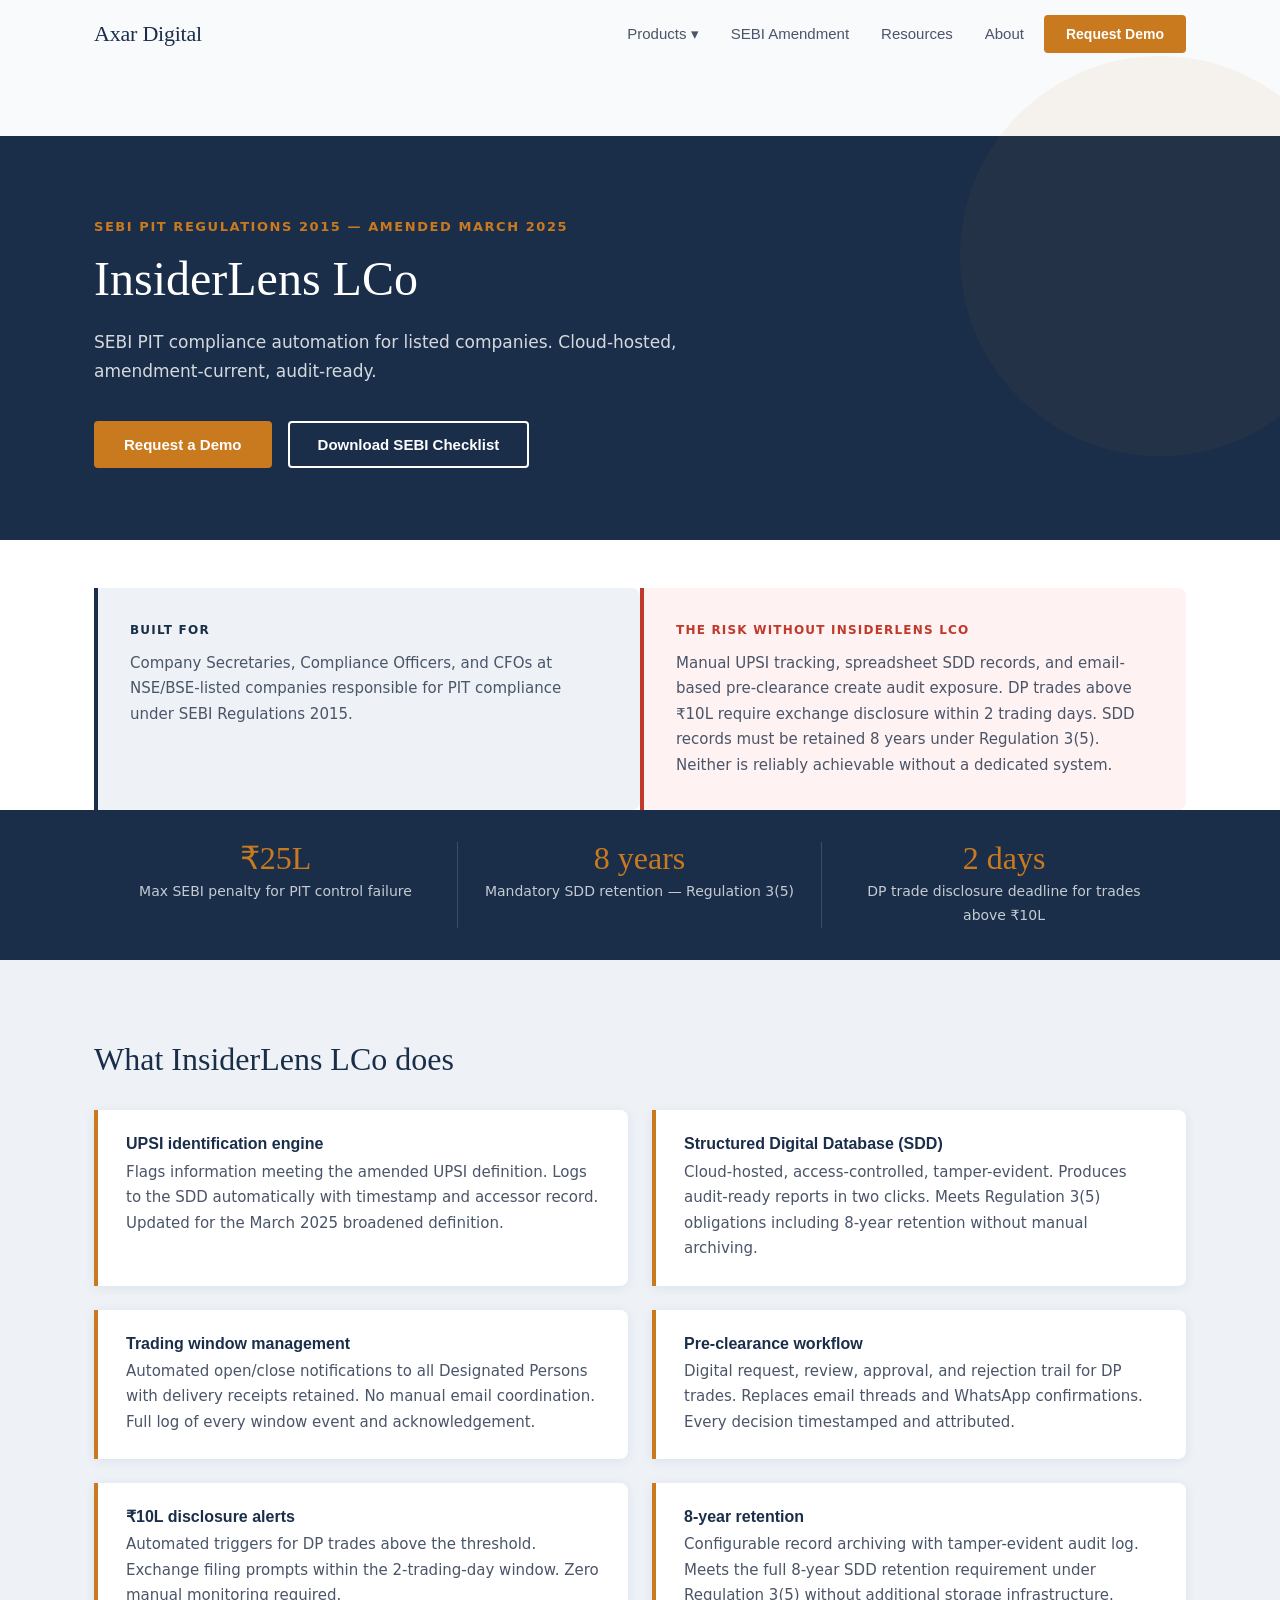
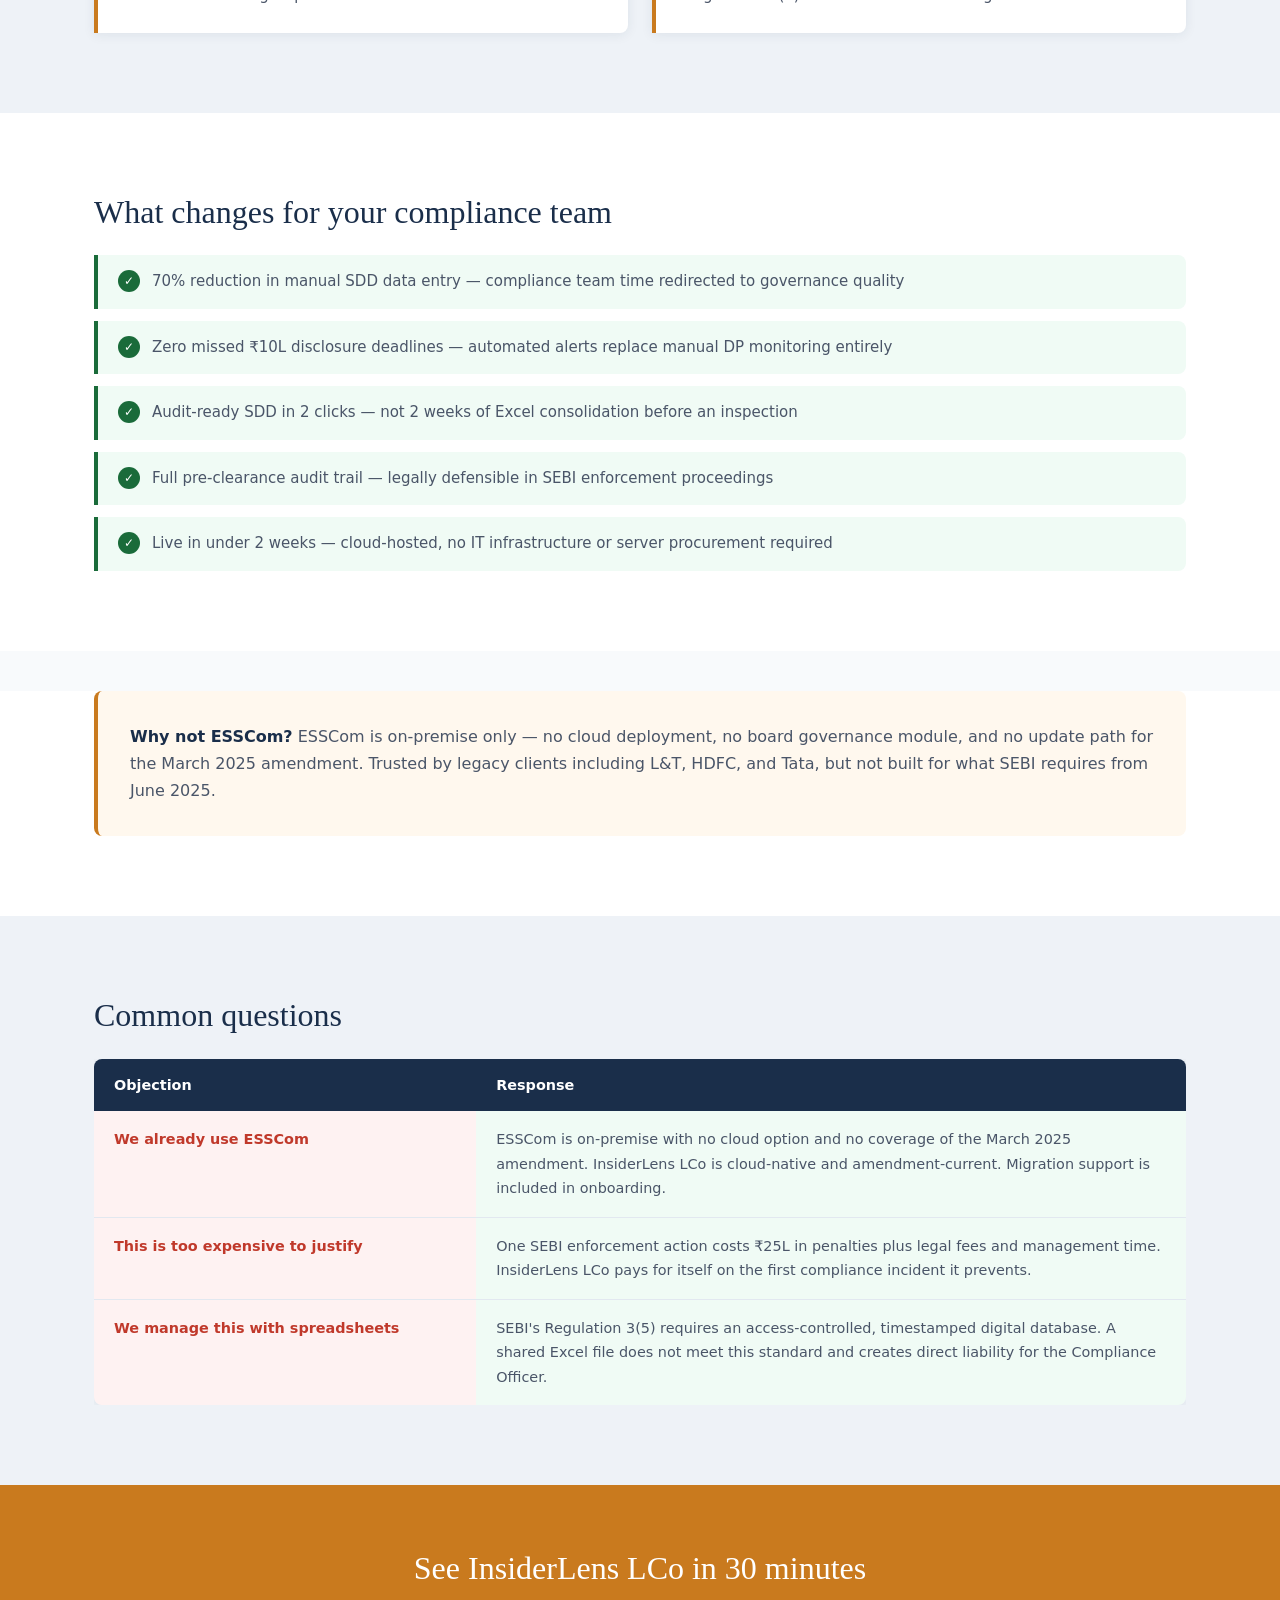
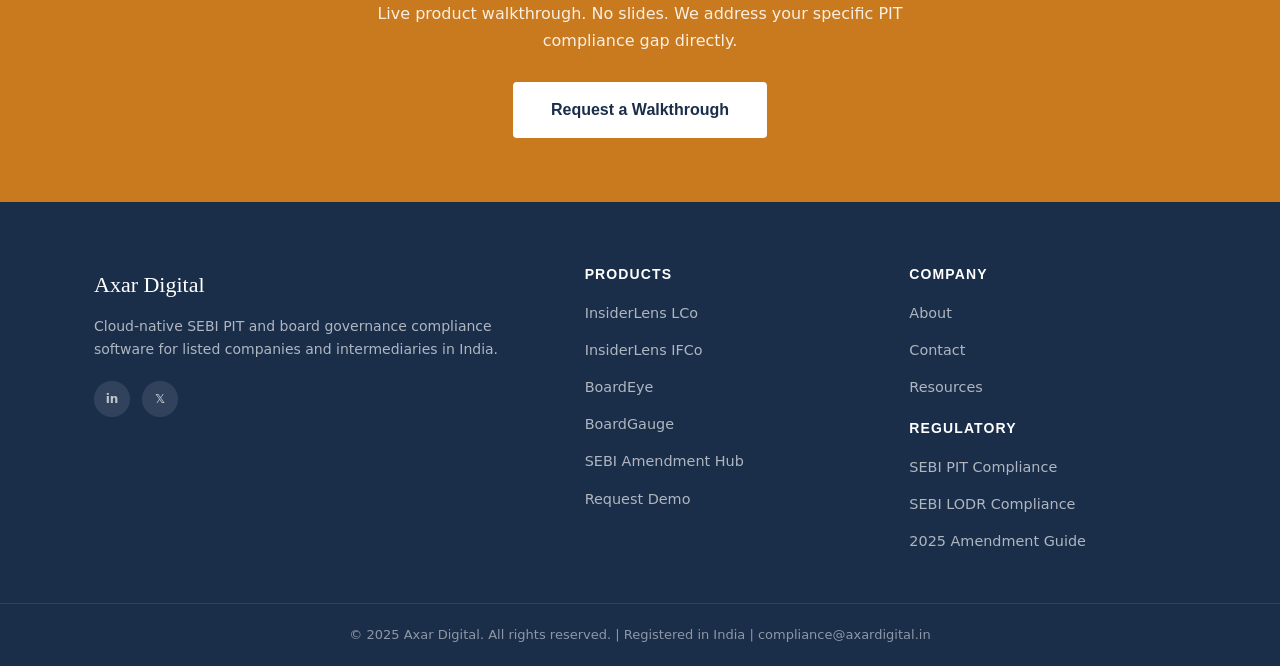
<file: products/insiderlens-lco.html>
<!DOCTYPE html>
<html lang="en">
<head>
  <meta charset="UTF-8" />
  <meta name="viewport" content="width=device-width, initial-scale=1.0" />
  <title>InsiderLens LCo | Axar Digital — SEBI PIT Compliance Software</title>
  <meta name="description" content="InsiderLens LCo automates SEBI PIT compliance for listed companies — UPSI identification, SDD records management, and DP monitoring for the June 2025 amendment." />
  <link rel="stylesheet" href="../css/style.css" />
  <link rel="icon" type="image/x-icon" href="../favicon.ico" />
</head>
<body>

<!-- NAV -->
<nav id="nav">
  <div class="container nav-inner">
    <a href="../index.html" class="nav-logo">Axar Digital</a>
    <button class="hamburger" id="hamburger" aria-label="Toggle menu" aria-expanded="false">
      <span></span><span></span><span></span>
    </button>
    <div class="nav-links" id="nav-links">
      <div class="nav-item dropdown">
        <button class="nav-link dropdown-trigger" aria-expanded="false">Products ▾</button>
        <div class="dropdown-menu">
          <a href="insiderlens-lco.html" class="dropdown-item">InsiderLens LCo</a>
          <a href="insiderlens-ifco.html" class="dropdown-item">InsiderLens IFCo</a>
          <a href="boardeye.html" class="dropdown-item">BoardEye</a>
          <a href="boardgauge.html" class="dropdown-item">BoardGauge</a>
        </div>
      </div>
      <a href="../sebi-pit-amendment-2025.html" class="nav-link">SEBI Amendment</a>
      <a href="../index.html#resources" class="nav-link">Resources</a>
      <a href="../index.html#about" class="nav-link">About</a>
      <a href="../demo.html" class="btn btn-primary btn-sm">Request Demo</a>
    </div>
  </div>
</nav>
<div class="nav-spacer"></div>

<!-- HERO -->
<section class="hero">
  <div class="container">
    <div class="hero-inner">
      <span class="label">SEBI PIT Regulations 2015 — Amended March 2025</span>
      <h1>InsiderLens LCo</h1>
      <p>SEBI PIT compliance automation for listed companies. Cloud-hosted, amendment-current, audit-ready.</p>
      <div class="hero-btns">
        <a href="../demo.html" class="btn btn-primary">Request a Demo</a>
        <a href="../sebi-pit-amendment-2025.html" class="btn btn-outline-white">Download SEBI Checklist</a>
      </div>
    </div>
  </div>
</section>

<!-- BUYER + PROBLEM -->
<section class="section section--white" style="padding-top:48px;padding-bottom:0;">
  <div class="container">
    <div class="grid-2" style="gap:0;">
      <div class="bp-col bp-col--built">
        <p class="bp-label">Built for</p>
        <p>Company Secretaries, Compliance Officers, and CFOs at NSE/BSE-listed companies responsible for PIT compliance under SEBI Regulations 2015.</p>
      </div>
      <div class="bp-col bp-col--risk">
        <p class="bp-label">The risk without InsiderLens LCo</p>
        <p>Manual UPSI tracking, spreadsheet SDD records, and email-based pre-clearance create audit exposure. DP trades above ₹10L require exchange disclosure within 2 trading days. SDD records must be retained 8 years under Regulation 3(5). Neither is reliably achievable without a dedicated system.</p>
      </div>
    </div>
  </div>
</section>

<!-- STAT BAR -->
<div class="stat-bar">
  <div class="container">
    <div class="stat-bar-grid">
      <div class="stat-item">
        <span class="stat-num">₹25L</span>
        <p class="stat-label">Max SEBI penalty for PIT control failure</p>
      </div>
      <div class="stat-item">
        <span class="stat-num">8 years</span>
        <p class="stat-label">Mandatory SDD retention — Regulation 3(5)</p>
      </div>
      <div class="stat-item">
        <span class="stat-num">2 days</span>
        <p class="stat-label">DP trade disclosure deadline for trades above ₹10L</p>
      </div>
    </div>
  </div>
</div>

<!-- FEATURE GRID -->
<section class="section section--light">
  <div class="container">
    <h2 class="mb-32">What InsiderLens LCo does</h2>
    <div class="grid-2">
      <div class="feature-card">
        <h3>UPSI identification engine</h3>
        <p>Flags information meeting the amended UPSI definition. Logs to the SDD automatically with timestamp and accessor record. Updated for the March 2025 broadened definition.</p>
      </div>
      <div class="feature-card">
        <h3>Structured Digital Database (SDD)</h3>
        <p>Cloud-hosted, access-controlled, tamper-evident. Produces audit-ready reports in two clicks. Meets Regulation 3(5) obligations including 8-year retention without manual archiving.</p>
      </div>
      <div class="feature-card">
        <h3>Trading window management</h3>
        <p>Automated open/close notifications to all Designated Persons with delivery receipts retained. No manual email coordination. Full log of every window event and acknowledgement.</p>
      </div>
      <div class="feature-card">
        <h3>Pre-clearance workflow</h3>
        <p>Digital request, review, approval, and rejection trail for DP trades. Replaces email threads and WhatsApp confirmations. Every decision timestamped and attributed.</p>
      </div>
      <div class="feature-card">
        <h3>₹10L disclosure alerts</h3>
        <p>Automated triggers for DP trades above the threshold. Exchange filing prompts within the 2-trading-day window. Zero manual monitoring required.</p>
      </div>
      <div class="feature-card">
        <h3>8-year retention</h3>
        <p>Configurable record archiving with tamper-evident audit log. Meets the full 8-year SDD retention requirement under Regulation 3(5) without additional storage infrastructure.</p>
      </div>
    </div>
  </div>
</section>

<!-- OUTCOMES -->
<section class="section section--white">
  <div class="container">
    <h2 class="mb-24">What changes for your compliance team</h2>
    <div class="outcome-list">
      <div class="outcome-item"><div class="outcome-icon">✓</div><span>70% reduction in manual SDD data entry — compliance team time redirected to governance quality</span></div>
      <div class="outcome-item"><div class="outcome-icon">✓</div><span>Zero missed ₹10L disclosure deadlines — automated alerts replace manual DP monitoring entirely</span></div>
      <div class="outcome-item"><div class="outcome-icon">✓</div><span>Audit-ready SDD in 2 clicks — not 2 weeks of Excel consolidation before an inspection</span></div>
      <div class="outcome-item"><div class="outcome-icon">✓</div><span>Full pre-clearance audit trail — legally defensible in SEBI enforcement proceedings</span></div>
      <div class="outcome-item"><div class="outcome-icon">✓</div><span>Live in under 2 weeks — cloud-hosted, no IT infrastructure or server procurement required</span></div>
    </div>
  </div>
</section>

<!-- COMPETITOR CALLOUT -->
<section class="section--white" style="padding:0 0 40px;">
  <div class="container">
    <div class="callout-band callout-band--amber">
      <p><strong>Why not ESSCom?</strong> ESSCom is on-premise only — no cloud deployment, no board governance module, and no update path for the March 2025 amendment. Trusted by legacy clients including L&T, HDFC, and Tata, but not built for what SEBI requires from June 2025.</p>
    </div>
  </div>
</section>

<!-- OBJECTIONS TABLE -->
<section class="section section--light">
  <div class="container">
    <h2 class="mb-24">Common questions</h2>
    <div style="overflow-x:auto;">
      <table class="obj-table">
        <thead>
          <tr><th style="width:35%;">Objection</th><th>Response</th></tr>
        </thead>
        <tbody>
          <tr>
            <td>We already use ESSCom</td>
            <td>ESSCom is on-premise with no cloud option and no coverage of the March 2025 amendment. InsiderLens LCo is cloud-native and amendment-current. Migration support is included in onboarding.</td>
          </tr>
          <tr>
            <td>This is too expensive to justify</td>
            <td>One SEBI enforcement action costs ₹25L in penalties plus legal fees and management time. InsiderLens LCo pays for itself on the first compliance incident it prevents.</td>
          </tr>
          <tr>
            <td>We manage this with spreadsheets</td>
            <td>SEBI's Regulation 3(5) requires an access-controlled, timestamped digital database. A shared Excel file does not meet this standard and creates direct liability for the Compliance Officer.</td>
          </tr>
        </tbody>
      </table>
    </div>
  </div>
</section>

<!-- FOOTER CTA -->
<section class="footer-cta">
  <div class="container">
    <h2>See InsiderLens LCo in 30 minutes</h2>
    <p>Live product walkthrough. No slides. We address your specific PIT compliance gap directly.</p>
    <a href="../demo.html" class="btn btn-white btn-lg">Request a Walkthrough</a>
  </div>
</section>

<!-- FOOTER -->
<footer class="footer">
  <div class="container footer-grid">
    <div class="footer-col">
      <div class="footer-logo">Axar Digital</div>
      <p class="footer-tagline">Cloud-native SEBI PIT and board governance compliance software for listed companies and intermediaries in India.</p>
      <div class="footer-social">
        <a href="#" aria-label="LinkedIn">in</a>
        <a href="#" aria-label="Twitter">𝕏</a>
      </div>
    </div>
    <div class="footer-col">
      <h4>Products</h4>
      <ul>
        <li><a href="insiderlens-lco.html">InsiderLens LCo</a></li>
        <li><a href="insiderlens-ifco.html">InsiderLens IFCo</a></li>
        <li><a href="boardeye.html">BoardEye</a></li>
        <li><a href="boardgauge.html">BoardGauge</a></li>
        <li><a href="../sebi-pit-amendment-2025.html">SEBI Amendment Hub</a></li>
        <li><a href="../demo.html">Request Demo</a></li>
      </ul>
    </div>
    <div class="footer-col">
      <h4>Company</h4>
      <ul>
        <li><a href="../index.html#about">About</a></li>
        <li><a href="../demo.html">Contact</a></li>
        <li><a href="../index.html#resources">Resources</a></li>
      </ul>
      <h4 style="margin-top:20px;">Regulatory</h4>
      <ul>
        <li><a href="insiderlens-lco.html">SEBI PIT Compliance</a></li>
        <li><a href="boardeye.html">SEBI LODR Compliance</a></li>
        <li><a href="../sebi-pit-amendment-2025.html">2025 Amendment Guide</a></li>
      </ul>
    </div>
  </div>
  <div class="footer-bottom">
    <div class="container">© 2025 Axar Digital. All rights reserved. | Registered in India | compliance@axardigital.in</div>
  </div>
</footer>

<script src="../js/main.js"></script>
</body>
</html>
</file>
<file: css/style.css>
/* ============================================================
   AXAR DIGITAL — STYLESHEET
   Design system: Navy / Amber / Slate
   ============================================================ */

/* 1. RESET
   ============================================================ */
*, *::before, *::after { box-sizing: border-box; margin: 0; padding: 0; }
html { scroll-behavior: smooth; -webkit-text-size-adjust: 100%; }
img, svg { display: block; max-width: 100%; }
button { cursor: pointer; border: none; background: none; font-family: inherit; }
a { text-decoration: none; color: inherit; }
ul, ol { list-style: none; }
input, select, textarea { font-family: inherit; }

/* 2. CUSTOM PROPERTIES
   ============================================================ */
:root {
  --navy:      #1A2E4A;
  --amber:     #C97A1E;
  --amber-dark:#A8651A;
  --slate:     #4A5568;
  --light:     #EEF2F7;
  --off-white: #F8FAFC;
  --white:     #FFFFFF;
  --red:       #C0392B;
  --green:     #1A6B3A;
  --grey:      #6B7280;
  --amber-bg:  #FFF8EE;
  --red-bg:    #FEF2F2;
  --green-bg:  #F0FBF5;
  --teal:      #0D5C6E;
  --purple:    #4A2E7A;
  --forest:    #1A4A2E;

  --shadow-card: 0 2px 12px rgba(26,46,74,0.08);
  --shadow-nav:  0 2px 16px rgba(26,46,74,0.12);

  --radius-card: 8px;
  --radius-btn:  4px;
  --radius-tag:  2px;

  --section-py:   80px;
  --container-w:  1140px;
  --container-px: 24px;
  --gap-card:     24px;
}

/* 3. BASE TYPOGRAPHY
   ============================================================ */
@import url('https://fonts.googleapis.com/css2?family=DM+Serif+Display&family=DM+Sans:wght@400;500;600;700&display=swap');

html { font-size: 16px; }
body {
  font-family: 'DM Sans', system-ui, sans-serif;
  font-size: 1rem;
  line-height: 1.7;
  color: var(--slate);
  background: var(--off-white);
  -webkit-font-smoothing: antialiased;
}

h1, h2, h3, h4 { line-height: 1.2; color: var(--navy); }
h1 { font-family: 'DM Serif Display', Georgia, serif; font-size: clamp(2rem, 5vw, 3rem); font-weight: 400; }
h2 { font-family: 'DM Serif Display', Georgia, serif; font-size: clamp(1.5rem, 3.5vw, 2rem); font-weight: 400; }
h3 { font-family: 'DM Sans', sans-serif; font-size: 1.25rem; font-weight: 700; }
h4 { font-family: 'DM Sans', sans-serif; font-size: 1rem; font-weight: 700; }
p  { margin-bottom: 0.75rem; }
p:last-child { margin-bottom: 0; }
strong { font-weight: 700; color: var(--navy); }
small, .text-sm { font-size: 0.875rem; color: var(--grey); }

/* 4. LAYOUT UTILITIES
   ============================================================ */
.container {
  max-width: var(--container-w);
  margin-left: auto;
  margin-right: auto;
  padding-left: var(--container-px);
  padding-right: var(--container-px);
}

.section { padding: var(--section-py) 0; }
.section--light  { background: var(--light); }
.section--navy   { background: var(--navy); }
.section--white  { background: var(--white); }
.section--amber  { background: var(--amber); }

.grid-2  { display: grid; grid-template-columns: 1fr 1fr; gap: var(--gap-card); }
.grid-3  { display: grid; grid-template-columns: repeat(3, 1fr); gap: var(--gap-card); }
.grid-4  { display: grid; grid-template-columns: repeat(4, 1fr); gap: var(--gap-card); }
.flex-row { display: flex; align-items: center; gap: 16px; }
.flex-col { display: flex; flex-direction: column; gap: 16px; }
.flex-center { display: flex; align-items: center; justify-content: center; }
.text-center { text-align: center; }
.text-white  { color: var(--white); }
.text-amber  { color: var(--amber); }
.text-navy   { color: var(--navy); }
.text-grey   { color: var(--grey); }
.mt-8  { margin-top: 8px; }
.mt-16 { margin-top: 16px; }
.mt-24 { margin-top: 24px; }
.mt-32 { margin-top: 32px; }
.mt-48 { margin-top: 48px; }
.mb-8  { margin-bottom: 8px; }
.mb-16 { margin-bottom: 16px; }
.mb-24 { margin-bottom: 24px; }
.mb-32 { margin-bottom: 32px; }
.mb-48 { margin-bottom: 48px; }

/* 5. COMPONENTS
   ============================================================ */

/* Buttons */
.btn {
  display: inline-flex; align-items: center; justify-content: center;
  padding: 14px 28px; font-family: 'DM Sans', sans-serif;
  font-size: 0.9375rem; font-weight: 600; border-radius: var(--radius-btn);
  transition: background 0.2s, color 0.2s, border-color 0.2s;
  white-space: nowrap; line-height: 1;
}
.btn-primary { background: var(--amber); color: var(--white); border: 2px solid var(--amber); }
.btn-primary:hover { background: var(--amber-dark); border-color: var(--amber-dark); }
.btn-secondary { background: transparent; color: var(--navy); border: 2px solid var(--navy); }
.btn-secondary:hover { background: var(--navy); color: var(--white); }
.btn-outline-white { background: transparent; color: var(--white); border: 2px solid var(--white); }
.btn-outline-white:hover { background: var(--white); color: var(--navy); }
.btn-white { background: var(--white); color: var(--navy); border: 2px solid var(--white); }
.btn-white:hover { background: var(--off-white); }
.btn-sm { padding: 10px 20px; font-size: 0.875rem; }
.btn-lg { padding: 18px 36px; font-size: 1rem; }
.btn-full { width: 100%; }

/* Tags */
.tag {
  display: inline-block; padding: 4px 10px;
  font-size: 0.75rem; font-weight: 600; letter-spacing: 0.03em;
  border-radius: var(--radius-tag); text-transform: uppercase;
}
.tag-amber { background: var(--amber-bg); color: var(--amber); border: 1px solid var(--amber); }
.tag-navy  { background: var(--light); color: var(--navy); border: 1px solid var(--navy); }
.tag-red   { background: var(--red-bg); color: var(--red); }
.tag-green { background: var(--green-bg); color: var(--green); }

/* Label (small uppercase above headings) */
.label {
  display: block; font-size: 0.8125rem; font-weight: 600;
  letter-spacing: 0.12em; text-transform: uppercase; color: var(--amber);
  margin-bottom: 12px;
}
.label--white { color: rgba(255,255,255,0.7); }

/* Cards */
.card {
  background: var(--white); border-radius: var(--radius-card);
  box-shadow: var(--shadow-card); padding: 32px; overflow: hidden;
  transition: box-shadow 0.2s;
}
.card:hover { box-shadow: 0 4px 24px rgba(26,46,74,0.13); }
.card--accent-top { border-top: 4px solid var(--navy); }
.card--accent-navy   { border-top: 4px solid var(--navy); }
.card--accent-teal   { border-top: 4px solid var(--teal); }
.card--accent-purple { border-top: 4px solid var(--purple); }
.card--accent-forest { border-top: 4px solid var(--forest); }
.card--accent-amber  { border-left: 4px solid var(--amber); border-radius: 0 var(--radius-card) var(--radius-card) 0; }
.card--light { background: var(--light); box-shadow: none; }
.card--navy-dark { background: rgba(255,255,255,0.06); border: 1px solid rgba(255,255,255,0.14); border-radius: var(--radius-card); padding: 32px; text-align: center; }

/* Feature card */
.feature-card {
  background: var(--white); border-left: 4px solid var(--amber);
  border-radius: 0 var(--radius-card) var(--radius-card) 0;
  padding: 24px 24px 24px 28px; box-shadow: var(--shadow-card);
}
.feature-card h3 { font-size: 1rem; margin-bottom: 6px; }
.feature-card p  { font-size: 0.9375rem; margin: 0; }

/* Stat bar */
.stat-bar {
  background: var(--navy); padding: 32px 0;
}
.stat-bar .stat-item {
  text-align: center; padding: 0 24px;
  border-right: 1px solid rgba(255,255,255,0.15);
}
.stat-bar .stat-item:last-child { border-right: none; }
.stat-bar .stat-num {
  font-family: 'DM Serif Display', serif; font-size: 2rem;
  color: var(--amber); display: block; line-height: 1;
}
.stat-bar .stat-label { color: rgba(255,255,255,0.75); font-size: 0.875rem; margin-top: 6px; }
.stat-bar-grid { display: grid; grid-template-columns: repeat(3, 1fr); }

/* Outcome rows */
.outcome-list { display: flex; flex-direction: column; gap: 12px; }
.outcome-item {
  display: flex; align-items: flex-start; gap: 12px;
  background: var(--green-bg); border-left: 4px solid var(--green);
  padding: 14px 20px; border-radius: 0 var(--radius-card) var(--radius-card) 0;
  font-size: 0.9375rem;
}
.outcome-icon {
  flex-shrink: 0; width: 22px; height: 22px; background: var(--green);
  border-radius: 50%; display: flex; align-items: center; justify-content: center;
  color: white; font-size: 12px; font-weight: 700; margin-top: 1px;
}

/* Competitor callout band */
.callout-band {
  padding: 32px; border-radius: var(--radius-card); margin: 40px 0;
}
.callout-band--amber { background: var(--amber-bg); border-left: 4px solid var(--amber); }
.callout-band--red   { background: var(--red-bg); border-left: 4px solid var(--red); }
.callout-band--navy  { background: var(--light); border-left: 4px solid var(--navy); }
.callout-band--teal  { background: #EEF7FA; border-left: 4px solid var(--teal); }
.callout-band--purple { background: #F3EEF8; border-left: 4px solid var(--purple); }
.callout-band--forest { background: #EEF6F0; border-left: 4px solid var(--forest); }
.callout-band strong { color: var(--navy); }

/* Comparison table */
.comparison-table { width: 100%; border-collapse: collapse; border-radius: var(--radius-card); overflow: hidden; box-shadow: var(--shadow-card); }
.comparison-table th {
  background: var(--navy); color: var(--white); padding: 14px 16px;
  font-size: 0.9rem; font-weight: 600; text-align: left;
}
.comparison-table td {
  padding: 13px 16px; font-size: 0.9rem; border-bottom: 1px solid #E2E8F0;
  vertical-align: middle;
}
.comparison-table tr:nth-child(even) td { background: #F8FAFC; }
.comparison-table tr:last-child td { border-bottom: none; }
.comparison-table td:first-child { font-weight: 600; color: var(--navy); }
.check-yes   { color: var(--green); font-size: 1.1rem; font-weight: 700; }
.check-no    { color: var(--red);   font-size: 1.1rem; font-weight: 700; }
.check-part  { color: var(--amber); font-size: 0.85rem; font-weight: 600; }
.check-badge {
  display: inline-flex; align-items: center; justify-content: center;
  width: 26px; height: 26px; border-radius: 50%;
  font-size: 0.75rem; font-weight: 700;
}
.badge-yes    { background: var(--green-bg); color: var(--green); }
.badge-no     { background: var(--red-bg);   color: var(--red); }
.badge-part   { background: var(--amber-bg); color: var(--amber); font-size: 0.65rem; }

/* Objections table */
.obj-table { width: 100%; border-collapse: collapse; border-radius: var(--radius-card); overflow: hidden; box-shadow: var(--shadow-card); }
.obj-table th { background: var(--navy); color: var(--white); padding: 14px 20px; font-size: 0.9rem; font-weight: 600; text-align: left; }
.obj-table td { padding: 16px 20px; font-size: 0.9rem; border-bottom: 1px solid #E2E8F0; vertical-align: top; }
.obj-table tr:last-child td { border-bottom: none; }
.obj-table td:first-child { background: var(--red-bg); color: var(--red); font-weight: 600; width: 35%; }
.obj-table td:last-child  { background: var(--green-bg); }

/* FAQ Accordion */
.faq-list { display: flex; flex-direction: column; gap: 8px; }
.faq-item { border: 1px solid #E2E8F0; border-radius: var(--radius-card); overflow: hidden; }
.faq-question {
  width: 100%; padding: 16px 20px; text-align: left;
  font-size: 0.9375rem; font-weight: 600; color: var(--navy);
  background: var(--white); display: flex; justify-content: space-between; align-items: center;
  transition: background 0.15s;
}
.faq-question:hover { background: var(--light); }
.faq-question .faq-icon { transition: transform 0.25s; font-size: 1.2rem; color: var(--amber); flex-shrink: 0; }
.faq-question[aria-expanded="true"] .faq-icon { transform: rotate(45deg); }
.faq-answer { padding: 0 20px; max-height: 0; overflow: hidden; transition: max-height 0.3s ease, padding 0.3s; font-size: 0.9375rem; }
.faq-answer.open { max-height: 200px; padding: 0 20px 16px; }

/* Forms */
.form-group { display: flex; flex-direction: column; gap: 6px; margin-bottom: 18px; }
.form-label { font-size: 0.875rem; font-weight: 600; color: var(--navy); }
.form-control {
  padding: 12px 14px; border: 1.5px solid #CBD5E0; border-radius: var(--radius-btn);
  font-size: 0.9375rem; color: var(--slate); background: var(--white);
  transition: border-color 0.2s, box-shadow 0.2s; outline: none;
}
.form-control:focus { border-color: var(--amber); box-shadow: 0 0 0 3px rgba(201,122,30,0.12); }
.form-control::placeholder { color: #A0AEC0; }
select.form-control { appearance: none; background-image: url("data:image/svg+xml,%3Csvg xmlns='http://www.w3.org/2000/svg' width='12' height='8' viewBox='0 0 12 8'%3E%3Cpath fill='%236B7280' d='M1 1l5 5 5-5'/%3E%3C/svg%3E"); background-repeat: no-repeat; background-position: right 14px center; padding-right: 36px; }
.checkbox-group { display: flex; flex-direction: column; gap: 8px; }
.checkbox-item { display: flex; align-items: center; gap: 10px; font-size: 0.9375rem; cursor: pointer; }
.checkbox-item input[type="checkbox"] { width: 16px; height: 16px; accent-color: var(--amber); }
.form-note { font-size: 0.8125rem; color: var(--grey); font-style: italic; margin-top: 6px; }

/* Reassurance number circles */
.step-list { display: flex; flex-direction: column; gap: 16px; }
.step-item { display: flex; align-items: flex-start; gap: 14px; }
.step-num {
  flex-shrink: 0; width: 32px; height: 32px; background: var(--amber);
  border-radius: 50%; color: var(--white); font-weight: 700;
  font-size: 0.875rem; display: flex; align-items: center; justify-content: center;
}
.step-text { font-size: 0.9375rem; padding-top: 5px; }

/* Stat pills */
.stat-pill {
  display: inline-flex; align-items: center; gap: 8px;
  background: var(--white); color: var(--navy);
  padding: 8px 18px; border-radius: 999px; font-size: 0.875rem; font-weight: 600;
  box-shadow: var(--shadow-card);
}
.stat-pill span { color: var(--amber); font-weight: 700; }

/* Buyer+Problem two col */
.bp-col {
  padding: 32px; border-radius: 0 var(--radius-card) var(--radius-card) 0;
}
.bp-col--built { background: var(--light); border-left: 4px solid var(--navy); }
.bp-col--risk  { background: var(--red-bg); border-left: 4px solid var(--red); }
.bp-col .bp-label { font-size: 0.75rem; font-weight: 700; text-transform: uppercase; letter-spacing: 0.1em; margin-bottom: 10px; }
.bp-col--built .bp-label { color: var(--navy); }
.bp-col--risk  .bp-label { color: var(--red); }
.bp-col p { font-size: 0.9375rem; }

/* Amendment action card */
.action-card {
  background: var(--white); border-radius: var(--radius-card);
  box-shadow: var(--shadow-card); padding: 28px;
}
.action-tag {
  display: inline-block; background: var(--red-bg); color: var(--red);
  font-size: 0.75rem; font-weight: 700; padding: 4px 10px;
  border-radius: var(--radius-tag); margin-top: 12px;
}
.enforcement-card {
  background: var(--white); border-left: 4px solid var(--red);
  border-radius: 0 var(--radius-card) var(--radius-card) 0;
  padding: 24px 28px; box-shadow: var(--shadow-card);
}

/* Logo placeholder boxes */
.logo-placeholder {
  background: var(--light); border: 1px solid #CBD5E0;
  border-radius: 6px; padding: 16px 24px;
  font-size: 0.8125rem; font-weight: 600; color: var(--grey);
  text-align: center; white-space: nowrap;
}

/* Contact info block */
.contact-block { display: flex; flex-direction: column; gap: 8px; margin-top: 8px; }
.contact-item { display: flex; align-items: center; gap: 10px; font-size: 0.9375rem; }
.contact-icon { font-size: 1rem; }

/* 6. NAVIGATION
   ============================================================ */
.nav {
  position: fixed; top: 0; left: 0; right: 0; z-index: 1000;
  background: var(--white); border-bottom: 1px solid transparent;
  transition: box-shadow 0.25s, border-color 0.25s;
}
.nav.scrolled {
  box-shadow: var(--shadow-nav);
  border-bottom-color: #E2E8F0;
}
.nav-inner {
  display: flex; align-items: center; justify-content: space-between;
  height: 68px;
}
.nav-logo {
  font-family: 'DM Serif Display', Georgia, serif;
  font-size: 1.375rem; color: var(--navy); font-weight: 400;
  letter-spacing: -0.01em; flex-shrink: 0;
}
.nav-links {
  display: flex; align-items: center; gap: 8px;
}
.nav-link {
  font-size: 0.9375rem; color: var(--slate); padding: 8px 12px;
  border-radius: var(--radius-btn); transition: color 0.15s, background 0.15s;
  background: none; border: none; font-family: 'DM Sans', sans-serif;
  font-weight: 500; cursor: pointer;
}
.nav-link:hover, .nav-link.active { color: var(--amber); }

/* Dropdown */
.nav-item { position: relative; }
.dropdown-menu {
  position: absolute; top: calc(100% + 8px); left: 0;
  background: var(--white); border-radius: var(--radius-card);
  box-shadow: 0 8px 32px rgba(26,46,74,0.14); min-width: 210px;
  padding: 8px; opacity: 0; visibility: hidden;
  transform: translateY(-8px); transition: opacity 0.2s, transform 0.2s, visibility 0.2s;
  z-index: 9999;
}
.nav-item.open .dropdown-menu,
.nav-item:hover .dropdown-menu { opacity: 1; visibility: visible; transform: translateY(0); }
.dropdown-item {
  display: block; padding: 10px 14px; font-size: 0.9rem;
  color: var(--slate); border-radius: 6px; transition: background 0.15s, color 0.15s;
}
.dropdown-item:hover { background: var(--light); color: var(--amber); }

/* Hamburger */
.hamburger {
  display: none; flex-direction: column; gap: 5px;
  width: 32px; height: 32px; align-items: center; justify-content: center;
}
.hamburger span {
  display: block; width: 22px; height: 2px; background: var(--navy);
  border-radius: 2px; transition: transform 0.25s, opacity 0.25s;
}
.hamburger.open span:nth-child(1) { transform: translateY(7px) rotate(45deg); }
.hamburger.open span:nth-child(2) { opacity: 0; }
.hamburger.open span:nth-child(3) { transform: translateY(-7px) rotate(-45deg); }

/* Nav spacer (push content below fixed nav) */
.nav-spacer { height: 68px; }

/* 7. HERO SECTIONS
   ============================================================ */
.hero {
  background: var(--navy); padding: 80px 0 72px;
  position: relative; overflow: visible;
}
.hero::before {
  content: ''; position: absolute; top: -80px; right: -80px;
  width: 400px; height: 400px; border-radius: 50%;
  background: rgba(201,122,30,0.06); pointer-events: none;
}
.hero-inner { max-width: 680px; }
.hero-inner--centre { max-width: 700px; margin: 0 auto; text-align: center; }
.hero h1 { color: var(--white); margin-bottom: 20px; }
.hero p  { color: rgba(255,255,255,0.82); font-size: 1.0625rem; margin-bottom: 36px; max-width: 600px; }
.hero-inner--centre p { margin-left: auto; margin-right: auto; }
.hero-btns { display: flex; gap: 16px; flex-wrap: wrap; }
.hero-inner--centre .hero-btns { justify-content: center; }
.hero-stats { display: flex; gap: 12px; flex-wrap: wrap; margin-top: 32px; }
.hero-inner--centre .hero-stats { justify-content: center; }

/* 8. TRUST RAIL
   ============================================================ */
.trust-rail { background: var(--white); padding: 40px 0; }
.trust-label { text-align: center; font-size: 0.8125rem; color: var(--grey); margin-bottom: 24px; letter-spacing: 0.04em; text-transform: uppercase; }
.trust-logos { display: flex; align-items: center; justify-content: center; flex-wrap: wrap; gap: 12px; }
.trust-note  { text-align: center; font-size: 0.8125rem; color: var(--grey); font-style: italic; margin-top: 16px; }

/* 9. PROBLEM STATEMENT
   ============================================================ */
.problem-section { padding: 0; }
.problem-col { padding: 48px; }
.problem-col--bad  { background: var(--red-bg); }
.problem-col--good { background: var(--green-bg); }
.problem-col h3 { margin-bottom: 20px; }
.problem-item {
  display: flex; align-items: flex-start; gap: 10px;
  margin-bottom: 14px; font-size: 0.9375rem;
}
.problem-item:last-child { margin-bottom: 0; }
.problem-bullet-bad  { color: var(--red);   font-weight: 700; font-size: 1.1rem; line-height: 1.5; }
.problem-bullet-good { color: var(--green); font-weight: 700; font-size: 1.1rem; line-height: 1.5; }

/* 10. AMENDMENT BANNER
   ============================================================ */
.amendment-banner {
  background: var(--amber); padding: 36px 0;
}
.banner-inner {
  display: flex; align-items: center; justify-content: space-between; gap: 32px;
}
.banner-text h3 { color: var(--white); font-size: 1.1875rem; margin-bottom: 6px; }
.banner-text p  { color: rgba(255,255,255,0.88); margin: 0; font-size: 0.9375rem; }

/* 11. FOOTER CTA BAND
   ============================================================ */
.footer-cta {
  background: var(--amber); padding: 64px 0; text-align: center;
}
.footer-cta h2 { color: var(--white); margin-bottom: 12px; }
.footer-cta p  { color: rgba(255,255,255,0.88); max-width: 560px; margin: 0 auto 28px; font-size: 1rem; }

/* 12. FOOTER
   ============================================================ */
.footer { background: var(--navy); padding: 64px 0 0; }
.footer-grid { display: grid; grid-template-columns: 1.6fr 1fr 1fr; gap: 48px; padding-bottom: 48px; }
.footer-logo { font-family: 'DM Serif Display', serif; font-size: 1.375rem; color: var(--white); margin-bottom: 12px; }
.footer-tagline { color: rgba(255,255,255,0.65); font-size: 0.875rem; line-height: 1.65; margin-bottom: 20px; }
.footer-social { display: flex; gap: 12px; }
.footer-social a {
  width: 36px; height: 36px; background: rgba(255,255,255,0.1);
  border-radius: 50%; display: flex; align-items: center; justify-content: center;
  color: rgba(255,255,255,0.7); font-size: 0.75rem; font-weight: 700;
  transition: background 0.15s, color 0.15s;
}
.footer-social a:hover { background: var(--amber); color: var(--white); }
.footer-col h4 { color: var(--white); font-size: 0.875rem; font-weight: 700; text-transform: uppercase; letter-spacing: 0.08em; margin-bottom: 16px; }
.footer-col ul { display: flex; flex-direction: column; gap: 10px; }
.footer-col ul li a { color: rgba(255,255,255,0.65); font-size: 0.9rem; transition: color 0.15s; }
.footer-col ul li a:hover { color: var(--amber); }
.footer-bottom {
  border-top: 1px solid rgba(255,255,255,0.1); padding: 20px 0;
  font-size: 0.8125rem; color: rgba(255,255,255,0.5); text-align: center;
}

/* 13. DEMO PAGE
   ============================================================ */
.demo-hero {
  background: var(--navy); padding: 56px 0 48px; text-align: center;
}
.demo-hero h1 { color: var(--white); }
.demo-hero p  { color: rgba(255,255,255,0.8); max-width: 580px; margin: 12px auto 0; font-size: 1rem; }
.demo-layout { display: grid; grid-template-columns: 1.2fr 1fr; gap: 48px; align-items: start; padding: 56px 0; }
.demo-form-card { background: var(--white); border-radius: var(--radius-card); box-shadow: var(--shadow-card); padding: 40px; }
.demo-form-card h2 { font-size: 1.375rem; margin-bottom: 24px; }
.demo-aside { display: flex; flex-direction: column; gap: 32px; }
.demo-aside-card { background: var(--white); border-radius: var(--radius-card); box-shadow: var(--shadow-card); padding: 28px; }
.demo-aside-card h3 { margin-bottom: 16px; }

/* 14. AMENDMENT HUB
   ============================================================ */
.checklist-download {
  background: var(--light); border-radius: var(--radius-card); padding: 40px;
  box-shadow: var(--shadow-card);
}
.checklist-download h2 { margin-bottom: 10px; }
.checklist-download .form-row { display: grid; grid-template-columns: 1fr 1fr; gap: 16px; }

/* 15. RESPONSIVE
   ============================================================ */
@media (max-width: 1024px) {
  :root { --section-py: 64px; }
  .grid-4 { grid-template-columns: repeat(2, 1fr); }
  .footer-grid { grid-template-columns: 1fr 1fr; }
  .footer-grid .footer-col:first-child { grid-column: 1 / -1; }
}

@media (max-width: 768px) {
  :root { --section-py: 48px; }
  h1 { font-size: 1.875rem; }
  h2 { font-size: 1.5rem; }

  /* Nav mobile */
  .hamburger { display: flex; }
  .nav-links {
    display: none; flex-direction: column; align-items: stretch;
    position: absolute; top: 68px; left: 0; right: 0;
    background: var(--white); box-shadow: var(--shadow-nav);
    padding: 16px; gap: 4px; border-top: 1px solid #E2E8F0;
  }
  .nav-links.open { display: flex; }
  .nav-link { padding: 12px 16px; }
  .dropdown-menu {
    position: static; opacity: 1; visibility: visible;
    transform: none; box-shadow: none; background: var(--light);
    margin: 4px 0; padding: 4px 8px;
  }
  .nav-item .dropdown-menu { display: none; }
  .nav-item.open .dropdown-menu { display: block; }

  .grid-2, .grid-3, .grid-4 { grid-template-columns: 1fr; }
  .problem-col { padding: 32px 24px; }
  .banner-inner { flex-direction: column; text-align: center; }
  .hero-btns { flex-direction: column; }
  .stat-bar-grid { grid-template-columns: 1fr; }
  .stat-bar .stat-item { border-right: none; border-bottom: 1px solid rgba(255,255,255,0.15); padding: 16px; }
  .stat-bar .stat-item:last-child { border-bottom: none; }
  .footer-grid { grid-template-columns: 1fr; gap: 32px; }
  .demo-layout { grid-template-columns: 1fr; }
  .checklist-download .form-row { grid-template-columns: 1fr; }
  .comparison-table thead th:not(:first-child):not(:nth-child(2)) { display: none; }
  .comparison-table tbody td:not(:first-child):not(:nth-child(2)) { display: none; }
  .comparison-table-note { display: block; }
  .bp-col { border-radius: 0; }
}

@media (max-width: 480px) {
  .hero { padding: 56px 0 48px; }
  .card { padding: 24px; }
  .feature-card { padding: 20px 20px 20px 22px; }
  .hero-stats { gap: 8px; }
  .stat-pill { font-size: 0.8rem; padding: 7px 14px; }
  .demo-form-card { padding: 24px; }
  .obj-table td:first-child { width: 40%; }
}

/* Utility */
.comparison-table-note { display: none; font-size: 0.8125rem; color: var(--grey); font-style: italic; margin-top: 8px; }
.mobile-hidden { }
@media (max-width: 768px) { .mobile-hidden { display: none; } }
</file>
